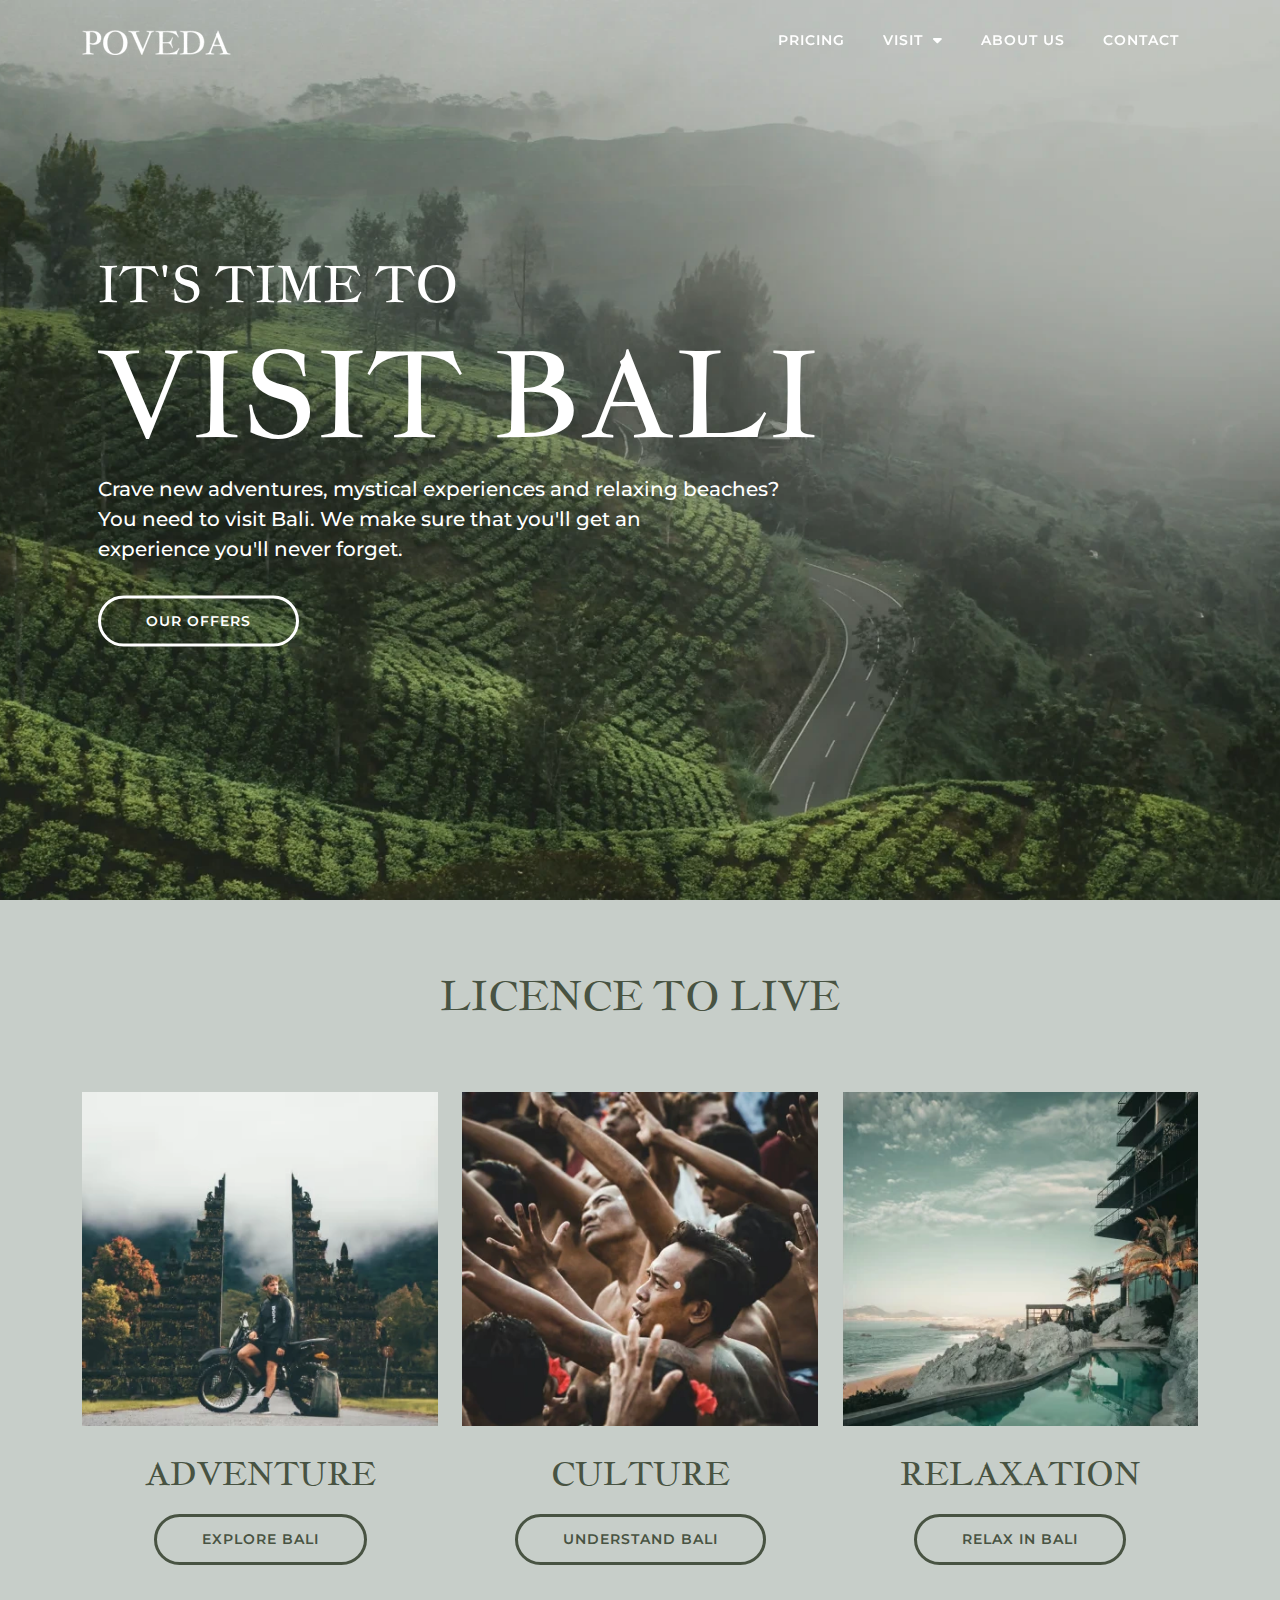
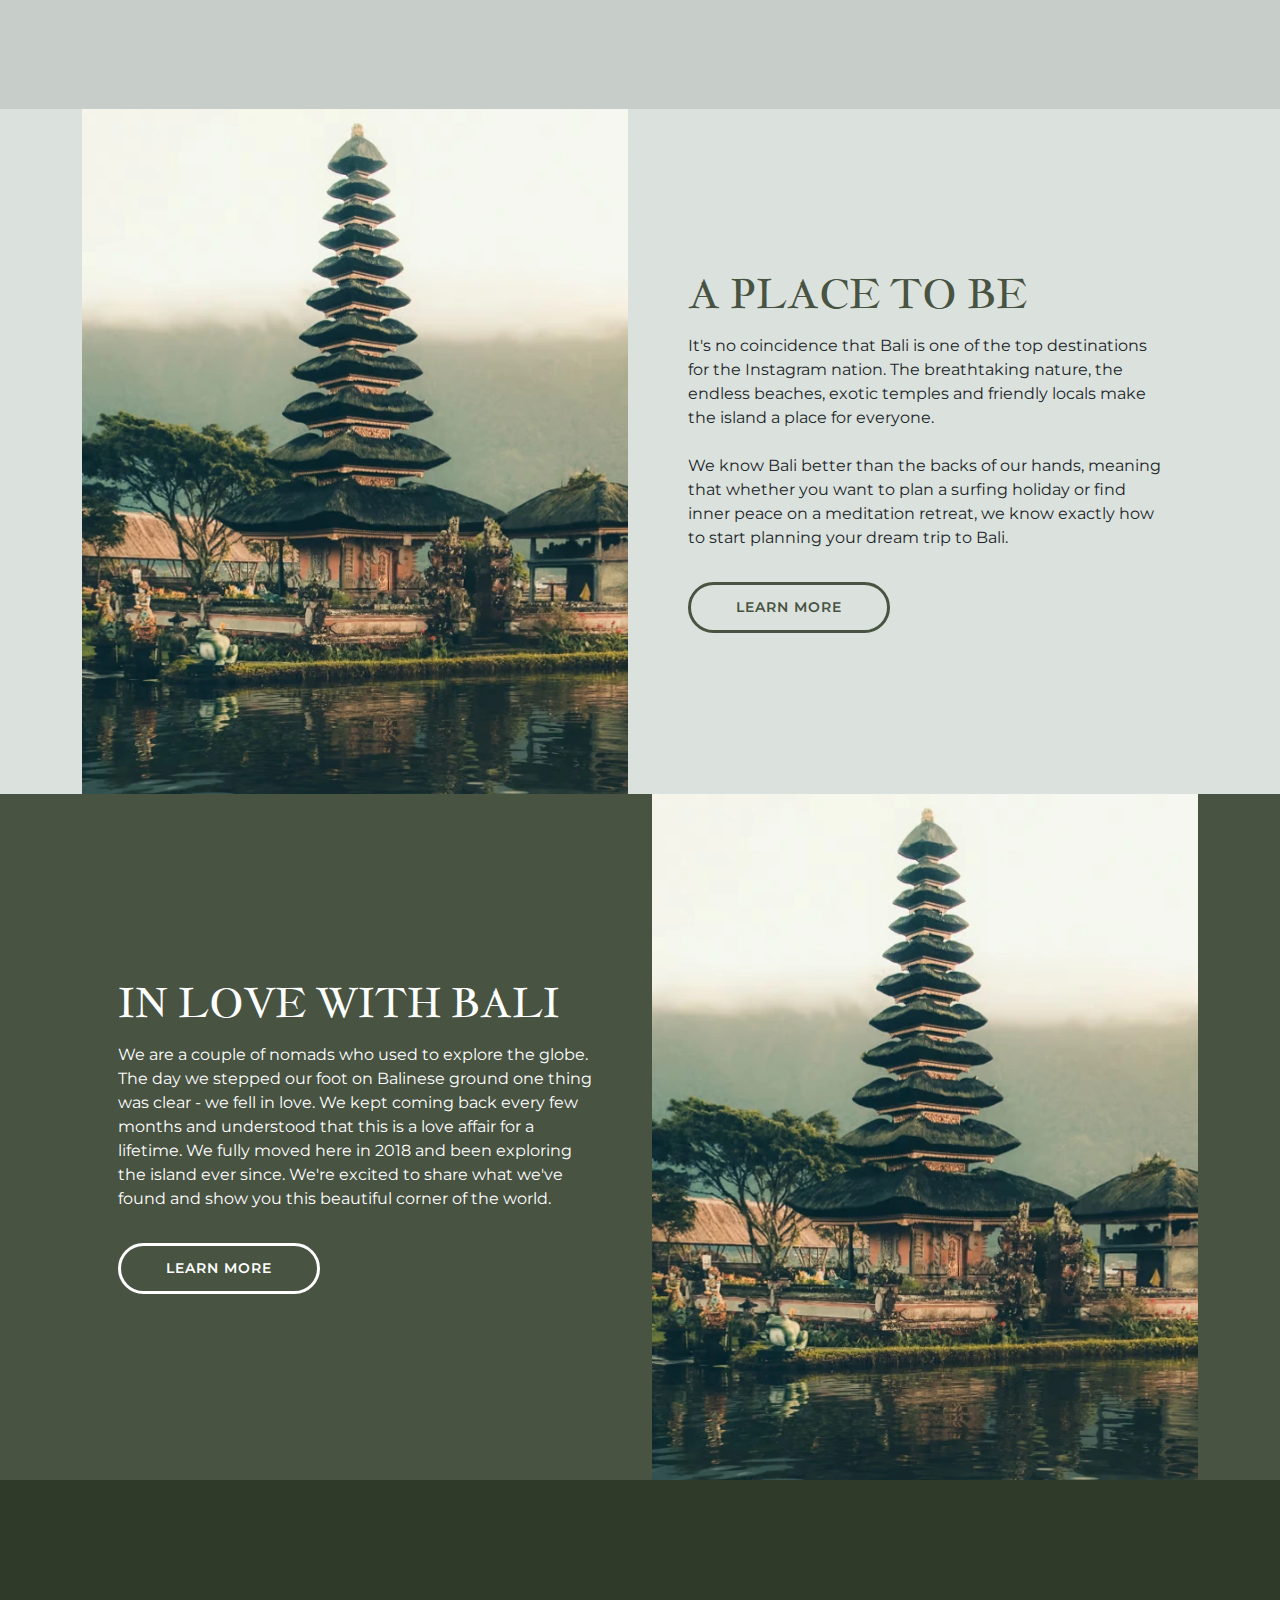
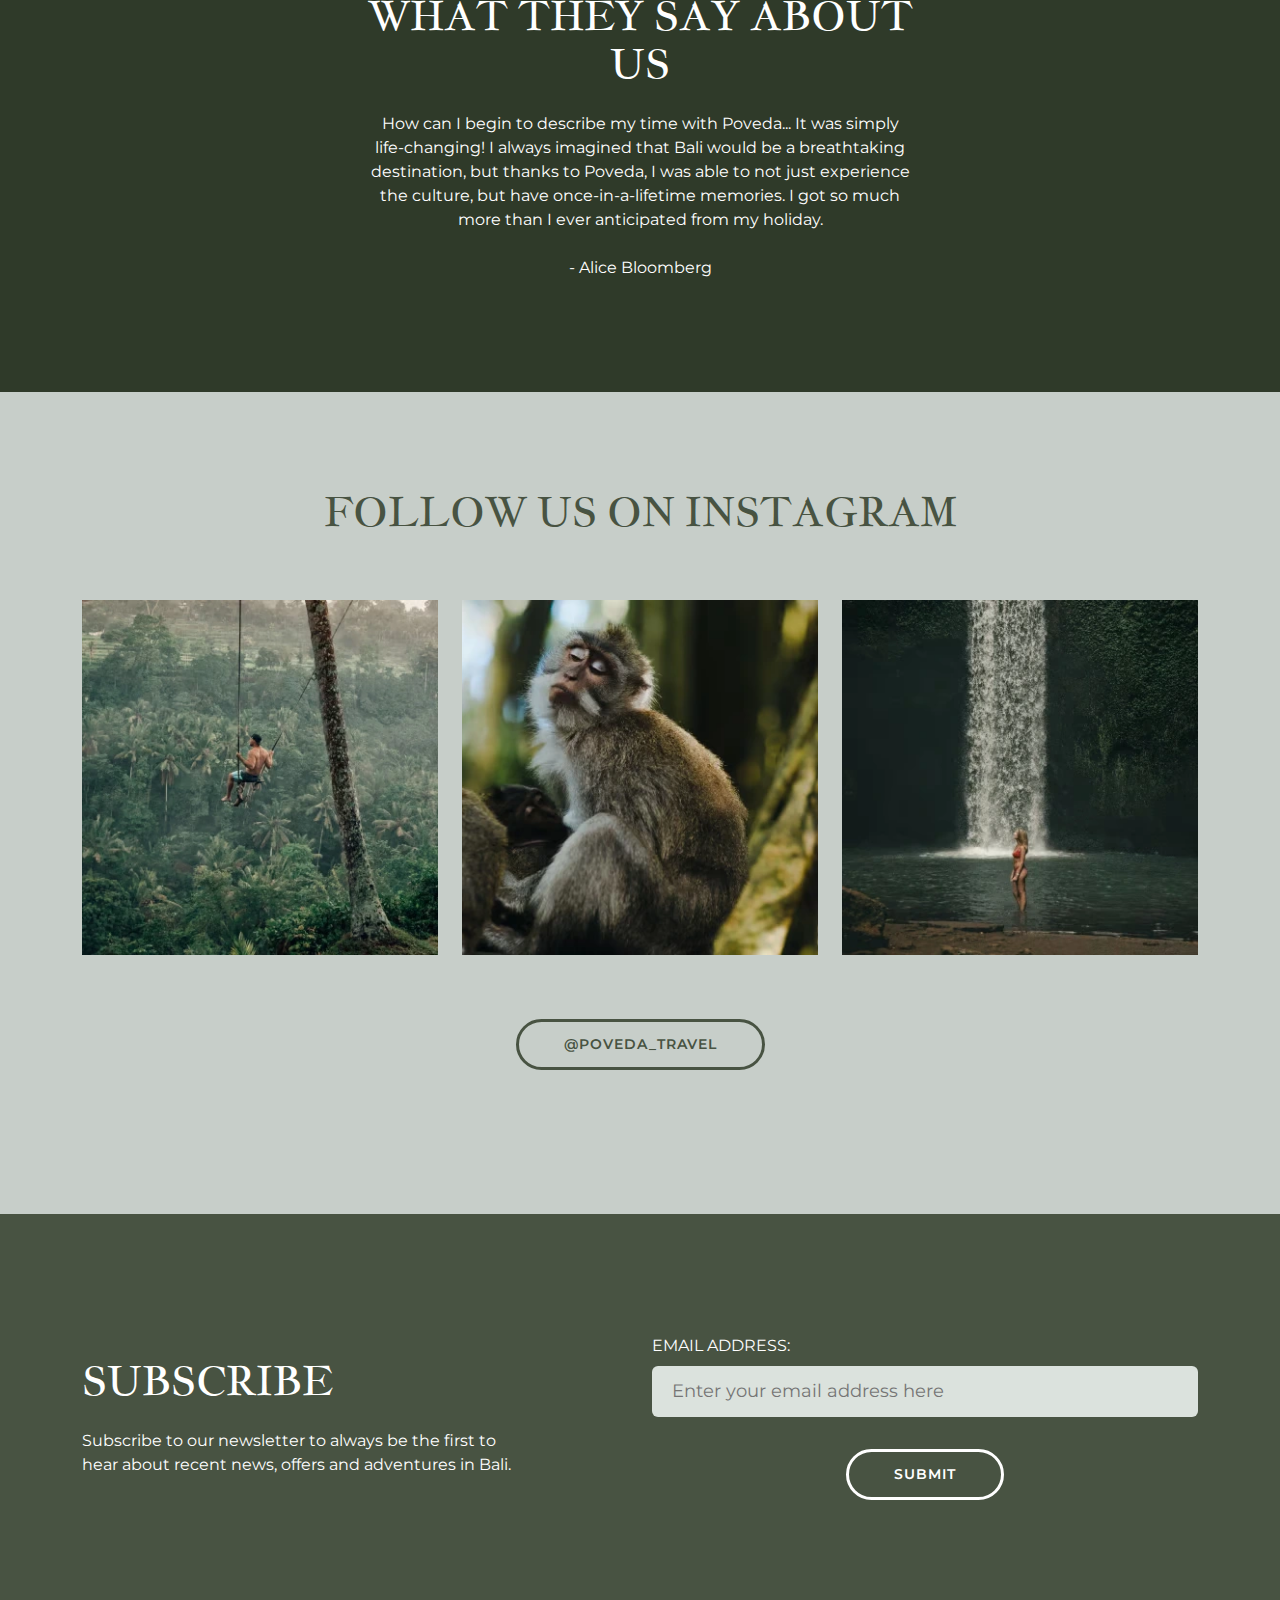
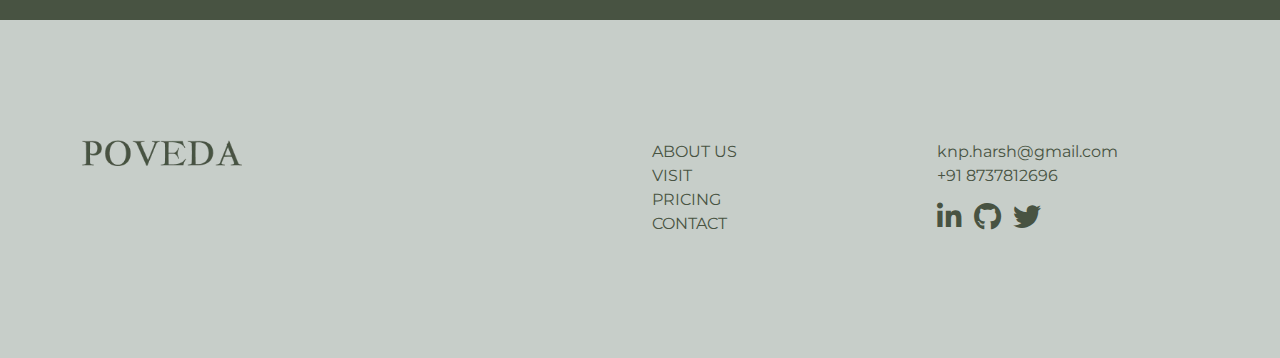
<file: index.html>
<!doctype html>
<html lang="en">

<head>
    <meta charset="utf-8">
    <meta name="viewport" content="width=device-width, initial-scale=1">
    <link href="https://cdn.jsdelivr.net/npm/bootstrap@5.0.2/dist/css/bootstrap.min.css" rel="stylesheet">
    <link rel="preconnect" href="https://fonts.googleapis.com">
    <link rel="preconnect" href="https://fonts.gstatic.com" crossorigin>
    <link
        href="https://fonts.googleapis.com/css2?family=Jacques+Francois&family=Montserrat:wght@100;200;300;400;500;600;700;800;900&display=swap"
        rel="stylesheet">
    <link rel="stylesheet" href="https://cdnjs.cloudflare.com/ajax/libs/font-awesome/6.4.0/css/all.min.css" />
    <link rel="stylesheet" href="style.css">
    <link rel="stylesheet" href="responsive.css">
    <title>Poveda | Home</title>
</head>

<body>

    <!-- Navigation bar starts here ---------------- -->
    <nav class="navbar navbar-expand-lg py-3 fixed-top" id="navBar" style="transition: 0.7s;">
        <div class="container">
            <a class="navbar-brand" href="index.html"><img src="images/logo.webp" alt="logo"></a>
            <button class="navbar-toggler" type="button" data-bs-toggle="collapse" data-bs-target="#navbarNav"
                aria-controls="navbarNav" aria-expanded="false" aria-label="Toggle navigation">
                <i class="fa-solid fa-bars color-white"></i>
            </button>
            <div class="collapse navbar-collapse justify-content-end" id="navbarNav">
                <ul class="navbar-nav">
                    <li class="nav-item">
                        <a class="navLinks" aria-current="page" href="pricing.html">PRICING</a>
                    </li>
                    <li class="nav-item position-relative dropdownItem">
                        <a class="navLinks" href="visit.html">VISIT &nbsp;<i class="fa-solid fa-caret-down"></i></a>
                        <div class="dropdownBox">
                            <ul class="list-unstyled m-0 p-3">
                                <li><a href="adventure.html" class="navLinks-dropdown mb-3 p-0">ADVENTURE</a></li>
                                <li><a href="culture.html" class="navLinks-dropdown mb-3 p-0">CULTURE</a></li>
                                <li><a href="relax.html" class="navLinks-dropdown p-0">RELAX</a></li>
                            </ul>
                        </div>
                    </li>
                    <li class="nav-item">
                        <a class="navLinks" href="about.html">ABOUT US</a>
                    </li>
                    <li class="nav-item">
                        <a class="navLinks" href="contact.html">CONTACT</a>
                    </li>
                </ul>
            </div>
        </div>
    </nav>
    <!-- Navigation bar ends here ---------------- -->

    <!-- Main home banner image starts here -------------- -->
    <div class="mainBox">
        <div class="container">
            <div class="visitBali p-3">
                <h2 class="color-white heading-font">IT'S TIME TO</h2>
                <h1 class="color-white heading-font">VISIT BALI</h1>
                <p class="color-white">Crave new adventures, mystical experiences and relaxing beaches?<br> You
                    need to
                    visit
                    Bali. We make
                    sure that
                    you'll get an<br> experience you'll never forget.</p>
                <a href="pricing.html" class="heroBtn mt-3">OUR OFFERS</a>
            </div>
        </div>
    </div>
    <!-- Main home banner image ends here -------------- -->

    <!-- Licence to live section starts here ------------ -->
    <div class="container-fluid py-5 mybg-background">
        <div class="container py-4">
            <h3 class="text-center fs-1 color-primary heading-font">LICENCE TO LIVE</h3>
            <div class="row my-5">
                <div class="col-lg-4 col-md-6 my-4 text-center">
                    <img src="images/img2.webp" alt="bikeman" width="100%">
                    <p class="fs-2 text-center color-primary mb-3 mt-4 heading-font">ADVENTURE</p>
                    <a href="adventure.html" class="secondaryBtn">EXPLORE BALI</a>
                </div>
                <div class="col-lg-4 col-md-6 my-4 text-center">
                    <img src="images/img3.webp" alt="bikeman" width="100%">
                    <p class="fs-2 text-center color-primary mb-3 mt-4 heading-font">CULTURE</p>
                    <a href="culture.html" class="secondaryBtn">UNDERSTAND BALI</a>
                </div>
                <div class="col-lg-4 col-md-6 my-4 text-center">
                    <img src="images/img4.webp" alt="bikeman" width="100%">
                    <p class="fs-2 text-center color-primary mb-3 mt-4 heading-font">RELAXATION</p>
                    <a href="relax.html" class="secondaryBtn">RELAX IN BALI</a>
                </div>
            </div>
        </div>
    </div>
    <!-- Licence to live section starts here ------------ -->

    <!-- left aligned image section starts here ------------- -->
    <div class="container-fluid mybg-light-background">
        <div class="container">
            <div class="row justify-content-center align-items-center">
                <div class="col-md-6">
                    <img src="images/img5.webp" alt="..." width="100%">
                </div>
                <div class="col-md-6 p-5">
                    <h3 class="fs-1 color-primary heading-font">A PLACE TO BE</h3>
                    <p class="mt-3">It's no coincidence that Bali is one of the top destinations for the Instagram
                        nation. The breathtaking nature, the endless beaches, exotic temples and friendly locals
                        make the island a place for everyone. </p>
                    <p class="mt-4">We know Bali better than the backs of our hands, meaning that whether you want
                        to plan a surfing holiday or find inner peace on a meditation retreat, we know exactly
                        how to start planning your dream trip to Bali.</p>
                    <a href="visit.html" class="secondaryBtn mt-3">LEARN MORE</a>
                </div>
            </div>
        </div>
    </div>
    <!-- left aligned image section ends here ------------- -->

    <!-- right aligned image section starts here ------------- -->
    <div class="container-fluid mybg-primary">
        <div class="container">
            <div class="row justify-content-center align-items-center">
                <div class="col-md-6 p-5">
                    <h3 class="fs-1 color-white heading-font">
                        IN LOVE WITH BALI</h3>
                    <p class="mt-3 color-white">We are a couple of nomads who used to explore the globe. The day we
                        stepped our foot on Balinese ground one thing was clear - we fell in love. We kept coming
                        back every few months and understood that this is a love affair for a lifetime. We fully
                        moved here in 2018 and been exploring the island ever since. We're excited to share what
                        we've found and show you this beautiful corner of the world.</p>
                    <a href="about.html" class="heroBtn mt-3">LEARN MORE</a>
                </div>
                <div class="col-md-6">
                    <img src="images/img5.webp" alt="..." width="100%">
                </div>
            </div>
        </div>
    </div>
    <!-- right aligned image section ends here ------------- -->

    <!-- What they say about us section starts here --------- -->
    <div class="container-fluid mybg-secondary py-5">
        <div class="container py-5">
            <div class="row justify-content-center align-items-center py-3">
                <div class="col-lg-6 text-center">
                    <h3 class="fs-1 color-white heading-font">WHAT THEY SAY ABOUT US</h3>
                    <p class="mb-0 mt-4 color-white">How can I begin to describe my time with Poveda... It was simply
                        life-changing! I always imagined that Bali would be a breathtaking destination, but thanks to
                        Poveda, I was able to not just experience the culture, but have once-in-a-lifetime memories. I
                        got so much more than I ever anticipated from my holiday.</p>
                    <p class="mt-4 color-white mb-0">- Alice Bloomberg</p>
                </div>
            </div>
        </div>
    </div>
    <!-- What they say about us section ends here --------- -->

    <!-- Follow us on instagram section starts here ----------- -->
    <div class="container-fluid mybg-background py-5">
        <div class="container text-center py-5">
            <h3 class="fs-1 color-primary heading-font">FOLLOW US ON INSTAGRAM</h3>
            <div class="row my-5">
                <div class="col-lg-4 col-md-6 my-3">
                    <img src="images/img7.webp" alt="..." width="100%">
                </div>
                <div class="col-lg-4 col-md-6 my-3">
                    <img src="images/img8.webp" alt="..." width="100%">
                </div>
                <div class="col-lg-4 col-md-6 my-3">
                    <img src="images/img9.webp" alt="..." width="100%">
                </div>
                <div class="'col-12 mt-5">
                    <a href="#" class="secondaryBtn">@POVEDA_TRAVEL</a>
                </div>
            </div>
        </div>
    </div>
    <!-- Follow us on instagram section ends here ----------- -->

    <!-- Subscribe section starts here -->
    <div class="container-fluid mybg-primary py-5">
        <div class="container py-5">
            <div class="row justify-content-center align-items-center">
                <div class="col-lg-6 my-4">
                    <h3 class="fs-1 color-white heading-font">SUBSCRIBE</h3>
                    <p class="mb-0 mt-4 color-white">Subscribe to our newsletter to always be the first to <br> hear
                        about
                        recent news,
                        offers
                        and
                        adventures in Bali.</p>
                </div>
                <div class="col-lg-6 my-4">
                    <form onsubmit="return mailValidate()">
                        <label for="mailInp" class="fs-6 color-white">EMAIL ADDRESS:</label>
                        <input type="text" class="mailInp mt-2" id="mailInp"
                            placeholder="Enter your email address here">
                        <div class="err mt-2" id="mailErr"></div>
                        <div class="text-center">
                            <button class="heroBtn mt-4" type="submit">SUBMIT</button>
                        </div>
                    </form>
                </div>
            </div>
        </div>
    </div>
    <!-- Subscribe section ends here -->

    <!-- Footer starts here ---------- -->
    <div class="container-fluid mybg-background py-5">
        <div class="container py-5">
            <div class="row justify-content-center">
                <div class="col-lg-6 my-4">
                    <img src="images/footer-logo.webp" alt="..." width="160px">
                </div>
                <div class="col-lg-3 my-4">
                    <ul class="m-0 p-0 list-unstyled">
                        <li><a href="about.html" class="color-primary">ABOUT US</a></li>
                        <li><a href="visit.html" class="color-primary">VISIT</a></li>
                        <li><a href="pricing.html" class="color-primary">PRICING</a></li>
                        <li><a href="contact.html" class="color-primary">CONTACT</a></li>
                    </ul>
                </div>
                <div class="col-lg-3 my-4">
                    <ul class="m-0 p-0 list-unstyled">
                        <li><a href="mailto:knp.harsh@gmail.com" class="color-primary">knp.harsh@gmail.com</a></li>
                        <li><a href="tel:+91 8737812696" class="color-primary">+91 8737812696</a></li>
                        <li class="mt-2">
                            <a href="#" class="color-primary fs-3 d-inline-block me-2"><i
                                    class="fa-brands fa-linkedin-in"></i></a>
                            <a href="#" class="color-primary fs-3 d-inline-block me-2"><i
                                    class="fa-brands fa-github"></i></a>
                            <a href="#" class="color-primary fs-3 d-inline-block me-2"><i
                                    class="fa-brands fa-twitter"></i></a>
                        </li>
                    </ul>
                </div>
            </div>
        </div>
    </div>
    <!-- Footer ends here ---------- -->

    <script src="https://code.jquery.com/jquery-3.7.0.js"></script>
    <script src="https://cdn.jsdelivr.net/npm/bootstrap@5.0.2/dist/js/bootstrap.bundle.min.js"></script>
    <script src="main.js"></script>
</body>

</html>
</file>
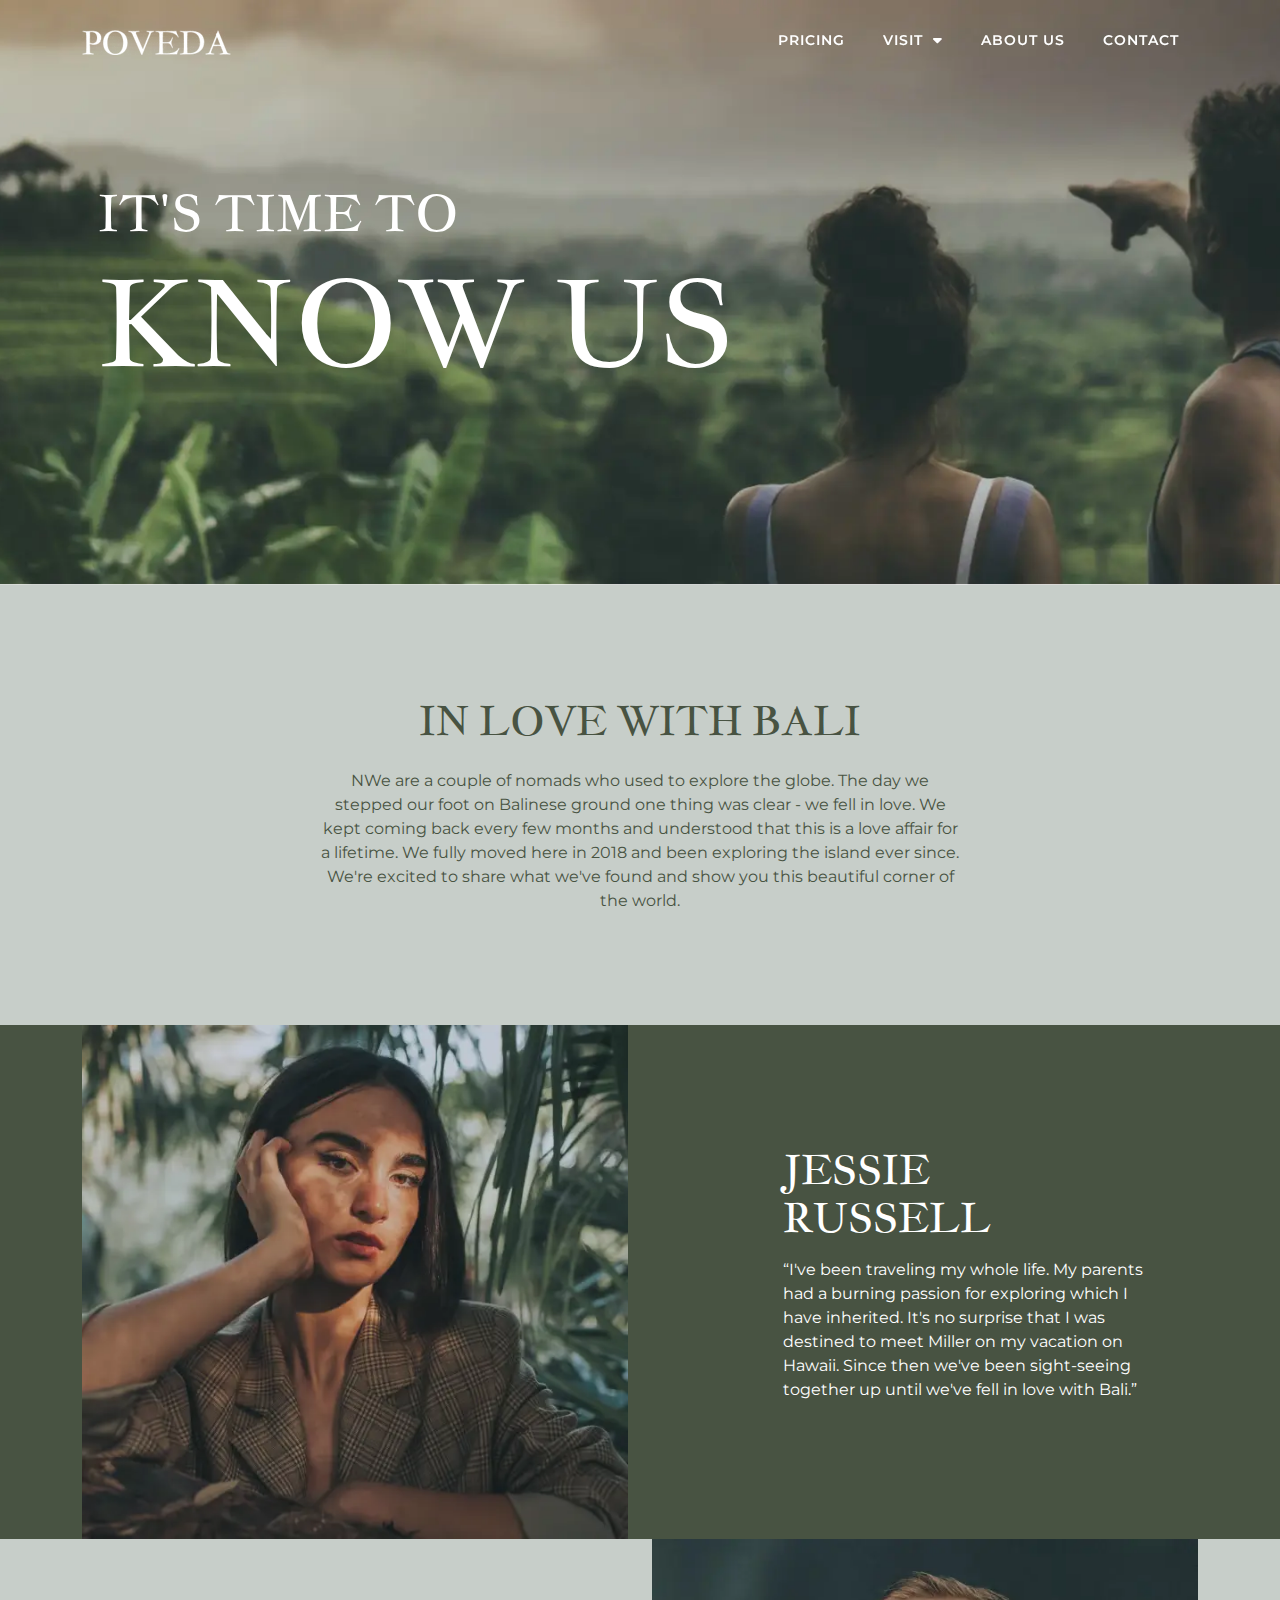
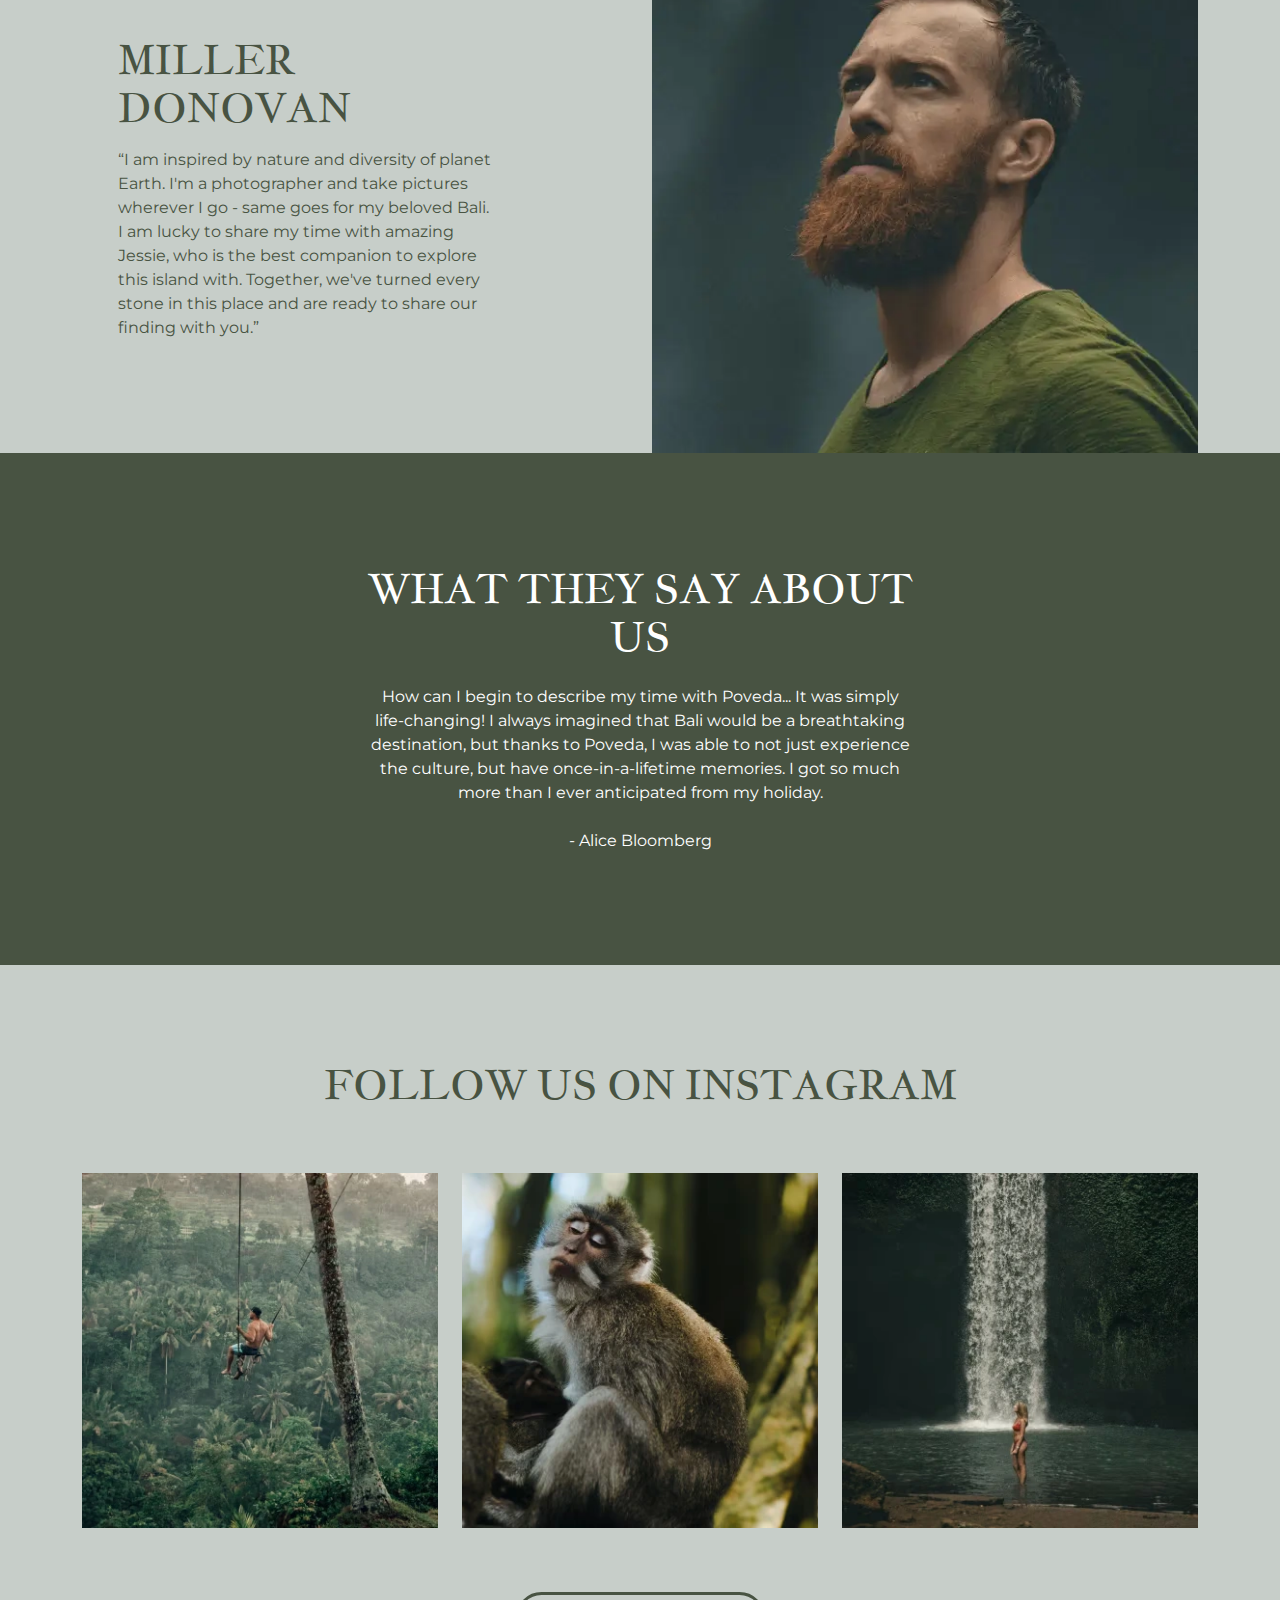
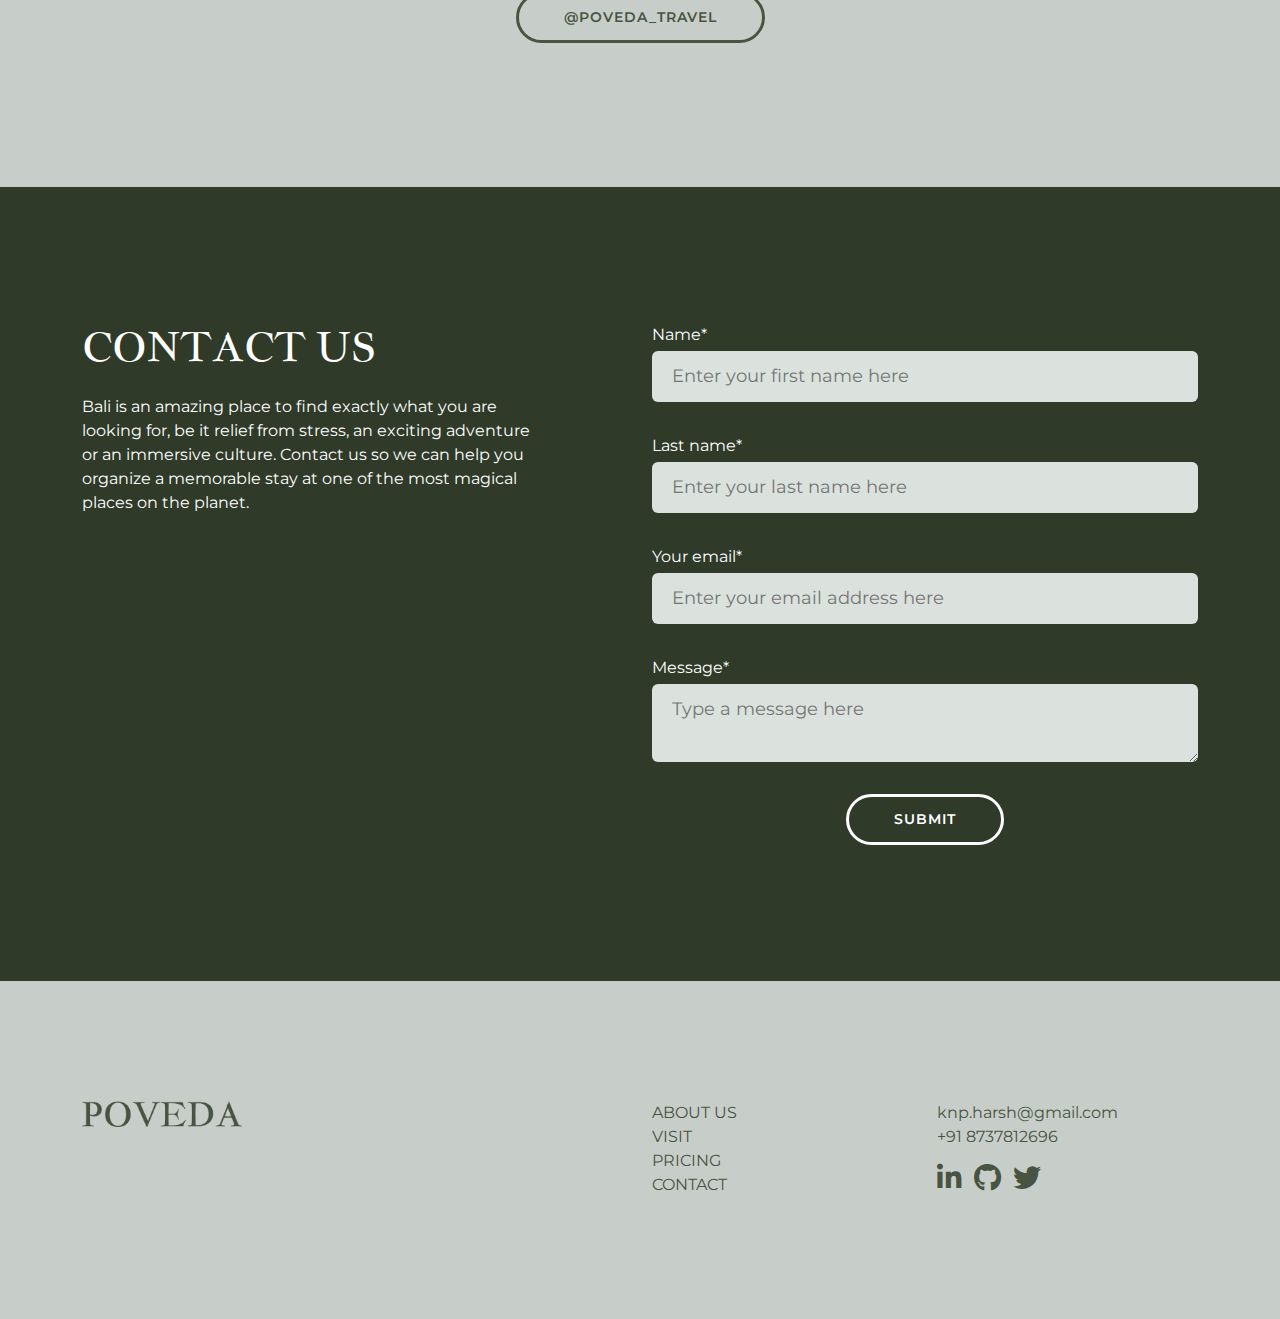
<file: about.html>
<!doctype html>
<html lang="en">

<head>
    <meta charset="utf-8">
    <meta name="viewport" content="width=device-width, initial-scale=1">
    <link href="https://cdn.jsdelivr.net/npm/bootstrap@5.0.2/dist/css/bootstrap.min.css" rel="stylesheet">
    <link rel="preconnect" href="https://fonts.googleapis.com">
    <link rel="preconnect" href="https://fonts.gstatic.com" crossorigin>
    <link
        href="https://fonts.googleapis.com/css2?family=Jacques+Francois&family=Montserrat:wght@100;200;300;400;500;600;700;800;900&display=swap"
        rel="stylesheet">
    <link rel="stylesheet" href="https://cdnjs.cloudflare.com/ajax/libs/font-awesome/6.4.0/css/all.min.css" />
    <link rel="stylesheet" href="style.css">
    <link rel="stylesheet" href="responsive.css">
    <title>Poveda | About Us</title>
</head>

<body>
    <!-- Navigation section starts here --------------- -->
    <nav class="navbar navbar-expand-lg py-3 fixed-top" id="navBar" style="transition: 0.7s;">
        <div class="container">
            <a class="navbar-brand" href="index.html"><img src="images/logo.webp" alt="logo"></a>
            <button class="navbar-toggler" type="button" data-bs-toggle="collapse" data-bs-target="#navbarNav"
                aria-controls="navbarNav" aria-expanded="false" aria-label="Toggle navigation">
                <i class="fa-solid fa-bars color-white"></i>
            </button>
            <div class="collapse navbar-collapse justify-content-end" id="navbarNav">
                <ul class="navbar-nav">
                    <li class="nav-item">
                        <a class="navLinks" aria-current="page" href="pricing.html">PRICING</a>
                    </li>
                    <li class="nav-item position-relative dropdownItem">
                        <a class="navLinks" href="visit.html">VISIT &nbsp;<i class="fa-solid fa-caret-down"></i></a>
                        <div class="dropdownBox">
                            <ul class="list-unstyled m-0 p-3">
                                <li><a href="adventure.html" class="navLinks-dropdown mb-3 p-0">ADVENTURE</a></li>
                                <li><a href="culture.html" class="navLinks-dropdown mb-3 p-0">CULTURE</a></li>
                                <li><a href="relax.html" class="navLinks-dropdown p-0">RELAX</a></li>
                            </ul>
                        </div>
                    </li>
                    <li class="nav-item">
                        <a class="navLinks" href="about.html">ABOUT US</a>
                    </li>
                    <li class="nav-item">
                        <a class="navLinks" href="contact.html">CONTACT</a>
                    </li>
                </ul>
            </div>
        </div>
    </nav>
    <!-- Navigation section ends here --------------- -->

    <!-- About section main banner image starts here ---------->
    <div class="aboutBali">
        <div class="container">
            <div class="visitBali p-3">
                <h2 class="color-white heading-font">IT'S TIME TO</h2>
                <h1 class="color-white heading-font">KNOW US</h1>
            </div>
        </div>
    </div>
    <!-- About section main banner image ends here ---------->

    <!-- IN LOVE WITH BALI section starts here ---------- -->
    <div class="container-fluid mybg-background py-5">
        <div class="container py-5">
            <div class="row justify-content-center align-items-center py-3">
                <div class="col-lg-7 text-center">
                    <h3 class="fs-1 color-primary heading-font">IN LOVE WITH BALI</h3>
                    <p class="mb-0 mt-4 color-primary">NWe are a couple of nomads who used to explore the globe. The day
                        we stepped our foot on Balinese ground one thing was clear - we fell in love. We kept coming
                        back every few months and understood that this is a love affair for a lifetime. We fully moved
                        here in 2018 and been exploring the island ever since. We're excited to share what we've found
                        and show you this beautiful corner of the world.</p>
                </div>
            </div>
        </div>
    </div>
    <!-- IN LOVE WITH BALI section ends here ---------- -->

    <!-- left aligned image section starts here ------------- -->
    <div class="container-fluid mybg-primary">
        <div class="container">
            <div class="row justify-content-between align-items-center">
                <div class="col-md-6">
                    <img src="images/img18.webp" alt="..." width="100%">
                </div>
                <div class="col-md-5 p-5">
                    <h3 class="fs-1 color-white heading-font">JESSIE <br> RUSSELL</h3>
                    <p class="mt-3 color-white">“I've been traveling my whole life. My parents had a burning passion for
                        exploring
                        which I have inherited. It's no surprise that I was destined to meet Miller on my vacation on
                        Hawaii. Since then we've been sight-seeing together up until we've fell in love with Bali.”</p>
                </div>
            </div>
        </div>
    </div>
    <!-- left aligned image section ends here ------------- -->

    <!-- right aligned image section starts here ------------- -->
    <div class="container-fluid mybg-background">
        <div class="container">
            <div class="row justify-content-between align-items-center">
                <div class="col-md-5 p-5">
                    <h3 class="fs-1 color-primary heading-font">
                        MILLER <br>DONOVAN</h3>
                    <p class="mt-3 color-primary">“I am inspired by nature and diversity of planet Earth. I'm a
                        photographer and take pictures wherever I go - same goes for my beloved Bali. I am lucky to
                        share my time with amazing Jessie, who is the best companion to explore this island with.
                        Together, we've turned every stone in this place and are ready to share our finding with you.”
                    </p>
                </div>
                <div class="col-md-6">
                    <img src="images/img20.webp" alt="..." width="100%">
                </div>
            </div>
        </div>
    </div>
    <!-- right aligned image section ends here ------------- -->

    <!-- what they say about us section starts here ----------- -->
    <div class="container-fluid mybg-primary py-5">
        <div class="container py-5">
            <div class="row justify-content-center align-items-center py-3">
                <div class="col-lg-6 text-center">
                    <h3 class="fs-1 color-white heading-font">WHAT THEY SAY ABOUT US</h3>
                    <p class="mb-0 mt-4 color-white">How can I begin to describe my time with Poveda... It was simply
                        life-changing! I always imagined that Bali would be a breathtaking destination, but thanks to
                        Poveda, I was able to not just experience the culture, but have once-in-a-lifetime memories. I
                        got so much more than I ever anticipated from my holiday.</p>
                    <p class="mt-4 color-white mb-0">- Alice Bloomberg</p>
                </div>
            </div>
        </div>
    </div>
    <!-- what they say about us section ends here ----------- -->

    <!-- Follow us on instagram section starts here ----------- -->
    <div class="container-fluid mybg-background py-5">
        <div class="container text-center py-5">
            <h3 class="fs-1 color-primary heading-font">FOLLOW US ON INSTAGRAM</h3>
            <div class="row my-5">
                <div class="col-lg-4 col-md-6 my-3">
                    <img src="images/img7.webp" alt="..." width="100%">
                </div>
                <div class="col-lg-4 col-md-6 my-3">
                    <img src="images/img8.webp" alt="..." width="100%">
                </div>
                <div class="col-lg-4 col-md-6 my-3">
                    <img src="images/img9.webp" alt="..." width="100%">
                </div>
                <div class="'col-12 mt-5">
                    <a href="#" class="secondaryBtn">@POVEDA_TRAVEL</a>
                </div>
            </div>
        </div>
    </div>
    <!-- Follow us on instagram section ends here ----------- -->

    <!-- Contact us section starts here --------------- -->
    <div class="container-fluid mybg-secondary py-5">
        <div class="container py-5">
            <div class="row justify-content-between py-3">
                <div class="col-lg-5 my-4">
                    <h3 class="fs-1 color-white heading-font">
                        CONTACT US</h3>
                    <p class="mb-0 mt-4 color-white">Bali is an amazing place to find exactly what you are looking for,
                        be it relief from stress, an exciting adventure or an immersive culture. Contact us so we can
                        help you organize a memorable stay at one of the most magical places on the planet.
                    </p>
                </div>
                <div class="col-lg-6 my-4">
                    <form onsubmit="return formValidate()">
                        <label for="firstName" class="fs-6 color-white">Name*</label>
                        <input type="text" class="mailInp mt-1" id="firstName" placeholder="Enter your first name here">
                        <div id="fErr" class="err mt-2"></div>

                        <label for="lastName" class="fs-6 color-white mt-4">Last name*</label>
                        <input type="text" class="mailInp mt-1" id="lastName" placeholder="Enter your last name here">
                        <div id="lErr" class="err mt-2"></div>

                        <label for="mailInp" class="fs-6 color-white mt-4">Your email*</label>
                        <input type="text" class="mailInp mt-1" id="mailInp"
                            placeholder="Enter your email address here">
                        <div id="mailErr" class="err mt-2"></div>

                        <label for="message" class="fs-6 color-white mt-4">Message*</label>
                        <textarea class="mailInp mt-1" id="message" name="message"
                            placeholder="Type a message here"></textarea>
                        <div id="mErr" class="err mt-2"></div>

                        <div class="text-center">
                            <button class="heroBtn mt-4" type="submit">SUBMIT</button>
                        </div>
                    </form>
                </div>
            </div>
        </div>
    </div>
    <!-- Contact us section ends here --------------- -->

    <!-- Footer Starts Here ------------------- -->
    <div class="container-fluid mybg-background py-5">
        <div class="container py-5">
            <div class="row justify-content-center">
                <div class="col-lg-6 my-4">
                    <img src="images/footer-logo.webp" alt="..." width="160px">
                </div>
                <div class="col-lg-3 my-4">
                    <ul class="m-0 p-0 list-unstyled">
                        <li><a href="about.html" class="color-primary">ABOUT US</a></li>
                        <li><a href="visit.html" class="color-primary">VISIT</a></li>
                        <li><a href="pricing.html" class="color-primary">PRICING</a></li>
                        <li><a href="contact.html" class="color-primary">CONTACT</a></li>
                    </ul>
                </div>
                <div class="col-lg-3 my-4">
                    <ul class="m-0 p-0 list-unstyled">
                        <li><a href="mailto:knp.harsh@gmail.com" class="color-primary">knp.harsh@gmail.com</a></li>
                        <li><a href="tel:+91 8737812696" class="color-primary">+91 8737812696</a></li>
                        <li class="mt-2">
                            <a href="#" class="color-primary fs-3 d-inline-block me-2"><i
                                    class="fa-brands fa-linkedin-in"></i></a>
                            <a href="#" class="color-primary fs-3 d-inline-block me-2"><i
                                    class="fa-brands fa-github"></i></a>
                            <a href="#" class="color-primary fs-3 d-inline-block me-2"><i
                                    class="fa-brands fa-twitter"></i></a>
                        </li>
                    </ul>
                </div>
            </div>
        </div>
    </div>
    <!-- Footer Ends Here ------------------- -->

    <script src="https://code.jquery.com/jquery-3.7.0.js"></script>
    <script src="https://cdn.jsdelivr.net/npm/bootstrap@5.0.2/dist/js/bootstrap.bundle.min.js"></script>
    <script src="main.js"></script>
</body>

</html>
</file>
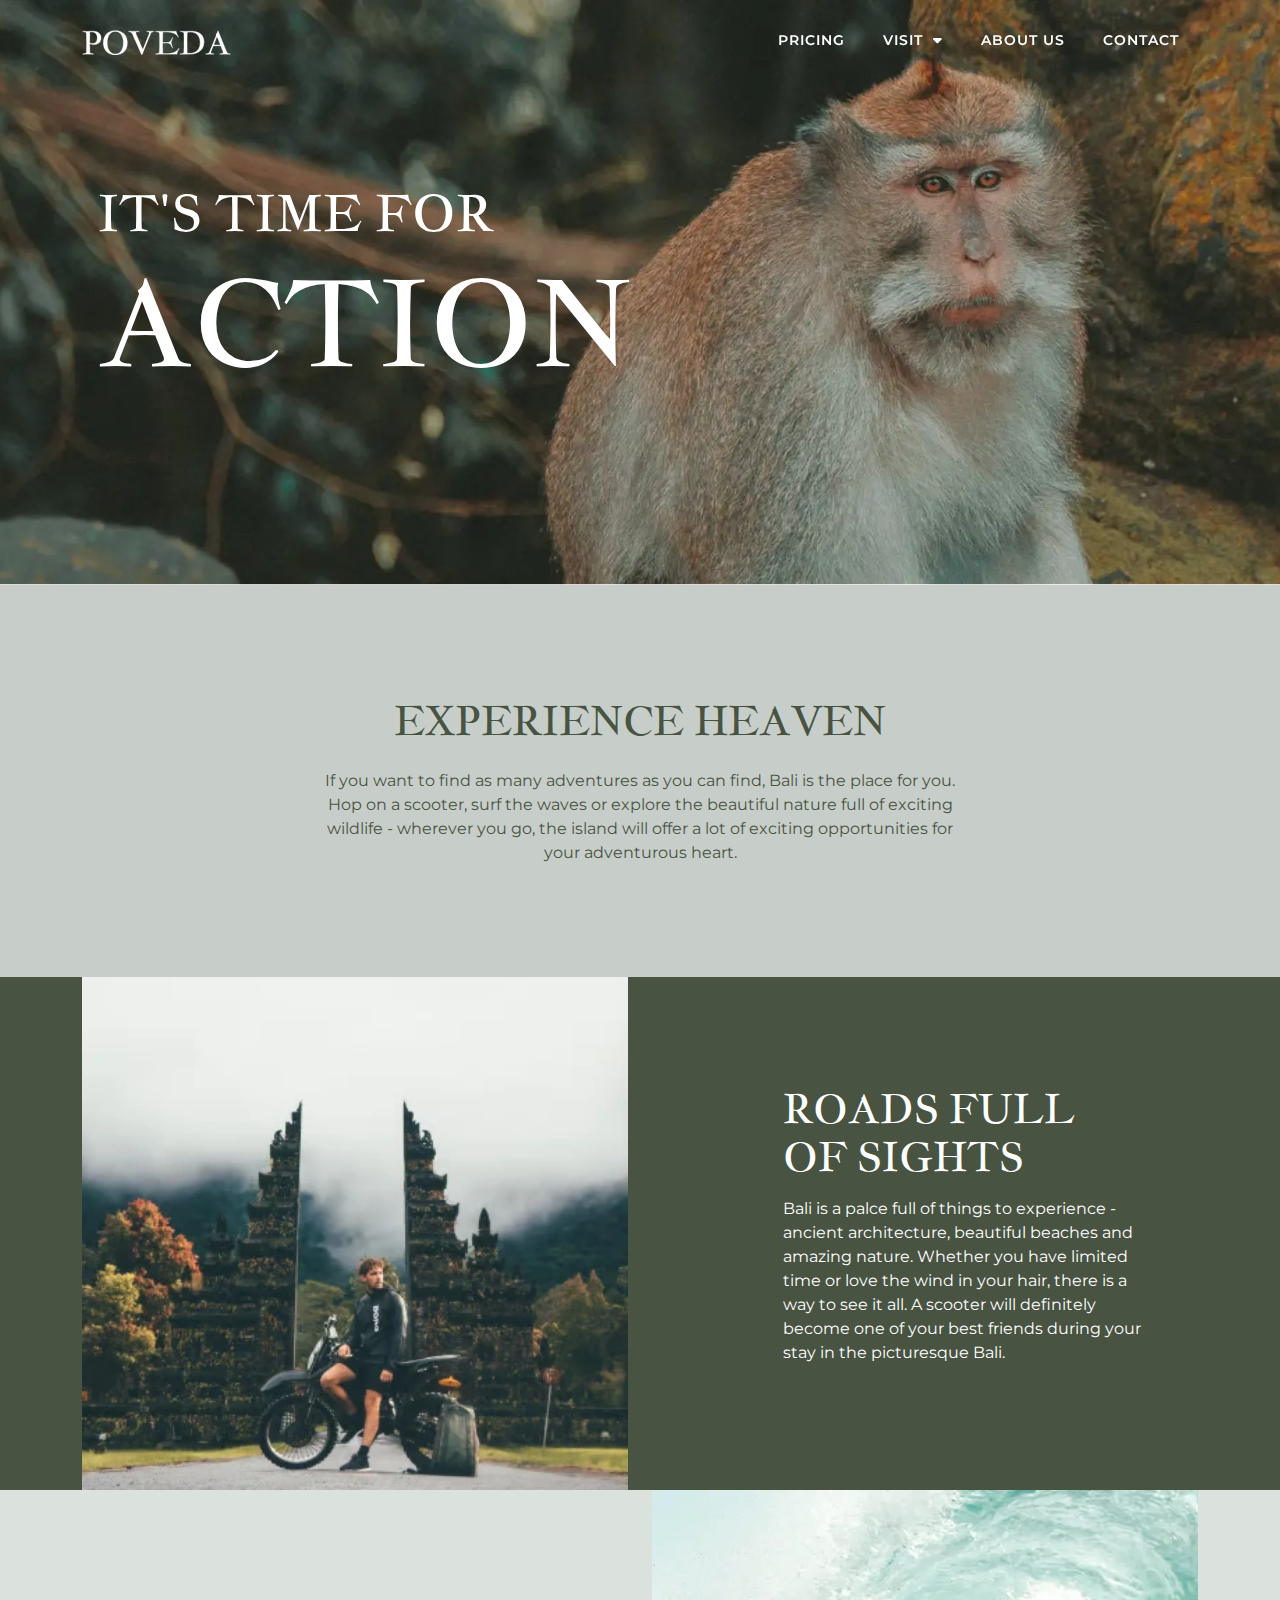
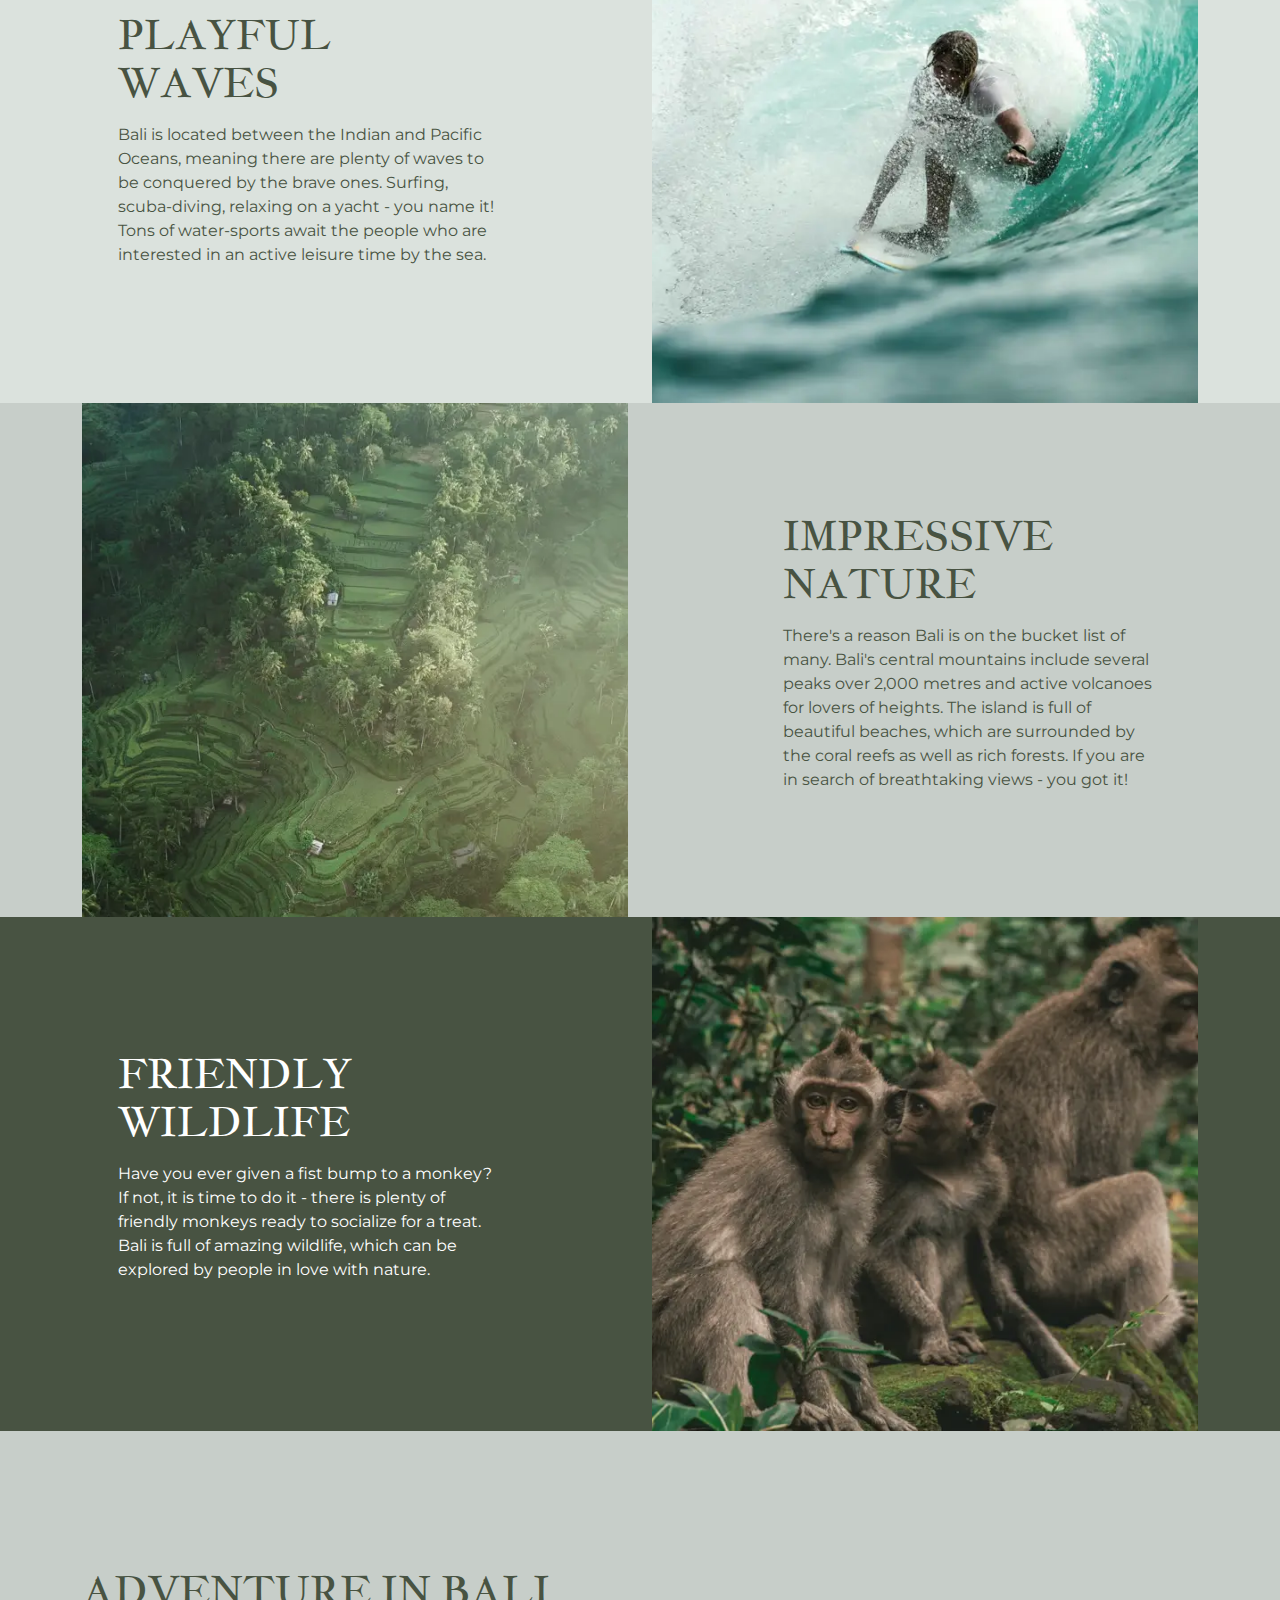
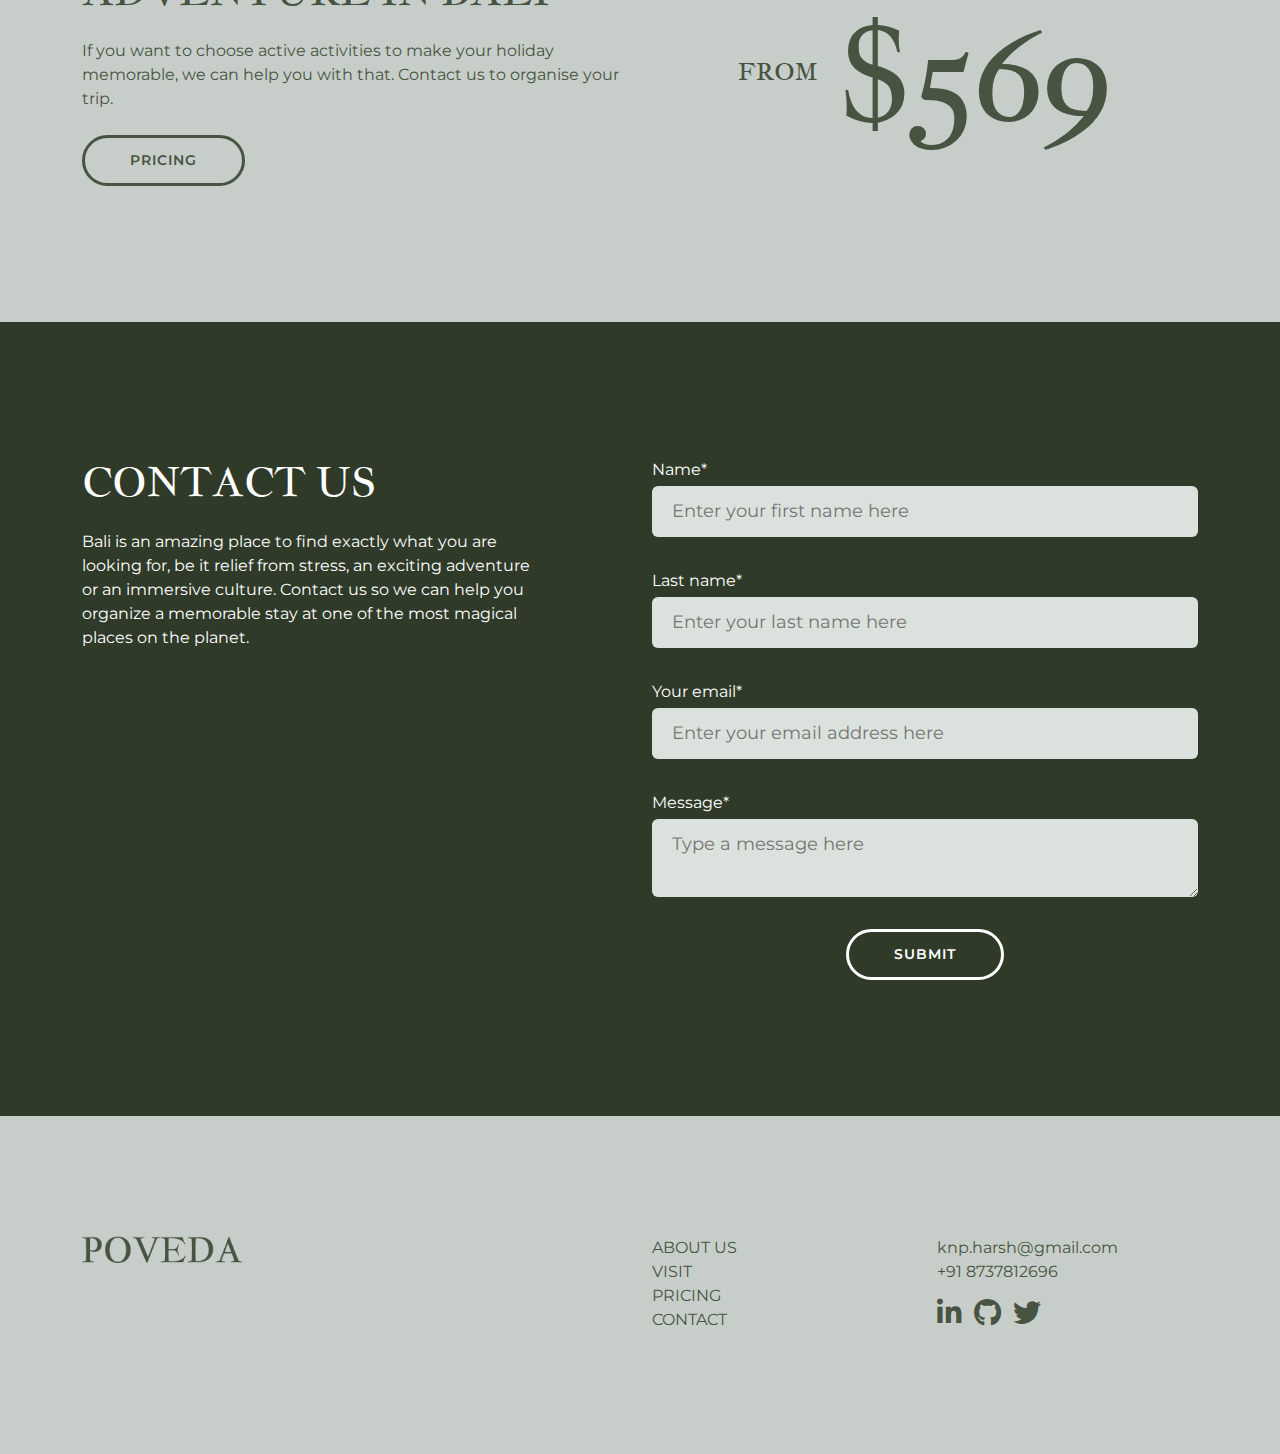
<file: adventure.html>
<!doctype html>
<html lang="en">

<head>
    <meta charset="utf-8">
    <meta name="viewport" content="width=device-width, initial-scale=1">
    <link href="https://cdn.jsdelivr.net/npm/bootstrap@5.0.2/dist/css/bootstrap.min.css" rel="stylesheet">
    <link rel="preconnect" href="https://fonts.googleapis.com">
    <link rel="preconnect" href="https://fonts.gstatic.com" crossorigin>
    <link
        href="https://fonts.googleapis.com/css2?family=Jacques+Francois&family=Montserrat:wght@100;200;300;400;500;600;700;800;900&display=swap"
        rel="stylesheet">
    <link rel="stylesheet" href="https://cdnjs.cloudflare.com/ajax/libs/font-awesome/6.4.0/css/all.min.css" />
    <link rel="stylesheet" href="style.css">
    <link rel="stylesheet" href="responsive.css">
    <title>Poveda | Adventure in Bali</title>
</head>

<body>
    <!-- Navigation section starts here --------------- -->
    <nav class="navbar navbar-expand-lg py-3 fixed-top" id="navBar" style="transition: 0.7s;">
        <div class="container">
            <a class="navbar-brand" href="index.html"><img src="images/logo.webp" alt="logo"></a>
            <button class="navbar-toggler" type="button" data-bs-toggle="collapse" data-bs-target="#navbarNav"
                aria-controls="navbarNav" aria-expanded="false" aria-label="Toggle navigation">
                <i class="fa-solid fa-bars color-white"></i>
            </button>
            <div class="collapse navbar-collapse justify-content-end" id="navbarNav">
                <ul class="navbar-nav">
                    <li class="nav-item">
                        <a class="navLinks" aria-current="page" href="pricing.html">PRICING</a>
                    </li>
                    <li class="nav-item position-relative dropdownItem">
                        <a class="navLinks" href="visit.html">VISIT &nbsp;<i class="fa-solid fa-caret-down"></i></a>
                        <div class="dropdownBox">
                            <ul class="list-unstyled m-0 p-3">
                                <li><a href="adventure.html" class="navLinks-dropdown mb-3 p-0">ADVENTURE</a></li>
                                <li><a href="culture.html" class="navLinks-dropdown mb-3 p-0">CULTURE</a></li>
                                <li><a href="relax.html" class="navLinks-dropdown p-0">RELAX</a></li>
                            </ul>
                        </div>
                    </li>
                    <li class="nav-item">
                        <a class="navLinks" href="about.html">ABOUT US</a>
                    </li>
                    <li class="nav-item">
                        <a class="navLinks" href="contact.html">CONTACT</a>
                    </li>
                </ul>
            </div>
        </div>
    </nav>
    <!-- Navigation section ends here --------------- -->

    <!-- About section main banner image starts here ---------->
    <div class="adventureBali">
        <div class="container">
            <div class="visitBali p-3">
                <h2 class="color-white heading-font">
                    IT'S TIME FOR</h2>
                <h1 class="color-white heading-font">ACTION</h1>
            </div>
        </div>
    </div>
    <!-- About section main banner image ends here ---------->

    <!-- EXPERIENCE HEAVEN section starts here ---------- -->
    <div class="container-fluid mybg-background py-5">
        <div class="container py-5">
            <div class="row justify-content-center align-items-center py-3">
                <div class="col-lg-7 text-center">
                    <h3 class="fs-1 color-primary heading-font">EXPERIENCE HEAVEN</h3>
                    <p class="mb-0 mt-4 color-primary">If you want to find as many adventures as you can find, Bali is
                        the place for you. Hop on a scooter, surf the waves or explore the beautiful nature full of
                        exciting wildlife - wherever you go, the island will offer a lot of exciting opportunities for
                        your adventurous heart.</p>
                </div>
            </div>
        </div>
    </div>
    <!-- EXPERIENCE HEAVEN section ends here ---------- -->

    <!-- left aligned image section starts here ------------- -->
    <div class="container-fluid mybg-primary">
        <div class="container">
            <div class="row justify-content-between align-items-center">
                <div class="col-md-6">
                    <img src="images/img2.webp" alt="..." width="100%">
                </div>
                <div class="col-md-5 p-5">
                    <h3 class="fs-1 color-white heading-font">ROADS FULL <br>OF SIGHTS</h3>
                    <p class="mt-3 color-white">Bali is a palce full of things to experience - ancient architecture,
                        beautiful beaches and amazing nature. Whether you have limited time or love the wind in your
                        hair, there is a way to see it all. A scooter will definitely become one of your best friends
                        during your stay in the picturesque Bali.</p>
                </div>
            </div>
        </div>
    </div>
    <!-- left aligned image section ends here ------------- -->

    <!-- right aligned image section starts here ------------- -->
    <div class="container-fluid mybg-light-background">
        <div class="container">
            <div class="row justify-content-between align-items-center">
                <div class="col-md-5 p-5">
                    <h3 class="fs-1 color-primary heading-font">
                        PLAYFUL <br>WAVES</h3>
                    <p class="mt-3 color-primary">Bali is located between the Indian and Pacific Oceans, meaning there
                        are plenty of waves to be conquered by the brave ones. Surfing, scuba-diving, relaxing on a
                        yacht - you name it! Tons of water-sports await the people who are interested in an active
                        leisure time by the sea.
                    </p>
                </div>
                <div class="col-md-6">
                    <img src="images/img14.webp" alt="..." width="100%">
                </div>
            </div>
        </div>
    </div>
    <!-- right aligned image section ends here ------------- -->

    <!-- left aligned image section starts here ------------- -->
    <div class="container-fluid mybg-background">
        <div class="container">
            <div class="row justify-content-between align-items-center">
                <div class="col-md-6">
                    <img src="images/img15.webp" alt="..." width="100%">
                </div>
                <div class="col-md-5 p-5">
                    <h3 class="fs-1 color-primary heading-font">IMPRESSIVE <br>NATURE</h3>
                    <p class="mt-3 color-primary">There's a reason Bali is on the bucket list of many. Bali's central
                        mountains include several peaks over 2,000 metres and active volcanoes for lovers of heights.
                        The island is full of beautiful beaches, which are surrounded by the coral reefs as well as rich
                        forests. If you are in search of breathtaking views - you got it!</p>
                </div>
            </div>
        </div>
    </div>
    <!-- left aligned image section ends here ------------- -->

    <!-- right aligned image section starts here ------------- -->
    <div class="container-fluid mybg-primary">
        <div class="container">
            <div class="row justify-content-between align-items-center">
                <div class="col-md-5 p-5">
                    <h3 class="fs-1 color-white heading-font">
                        FRIENDLY <br>WILDLIFE</h3>
                    <p class="mt-3 color-white">Have you ever given a fist bump to a monkey? If not, it is time to do
                        it - there is plenty of friendly monkeys ready to socialize for a treat. Bali is full of amazing
                        wildlife, which can be explored by people in love with nature.
                    </p>
                </div>
                <div class="col-md-6">
                    <img src="images/img16.webp" alt="..." width="100%">
                </div>
            </div>
        </div>
    </div>
    <!-- right aligned image section ends here ------------- -->

    <!-- Pricing 2 Starts here ------------ -->
    <div class="container-fluid mybg-background py-5">
        <div class="container py-5">
            <div class="row justify-content-center align-items-center py-3">
                <div class="col-lg-6 my-4">
                    <h3 class="fs-1 color-primary heading-font">
                        ADVENTURE IN BALI</h3>
                    <p class="mb-0 mt-4 color-primary">If you want to choose active activities to make your holiday
                        memorable, we can help you with that. Contact us to organise your trip.
                    </p>
                    <a href="pricing.html" class="secondaryBtn mt-4">PRICING</a>
                </div>
                <div class="col-lg-6 text-center my-4">
                    <h4 class="color-primary heading-font d-flex justify-content-center align-items-center">FROM
                        &nbsp;&nbsp;&nbsp;<span class="price heading-font">$569</span></h4>
                </div>
            </div>
        </div>
    </div>

    <!-- Contact us section starts here --------------- -->
    <div class="container-fluid mybg-secondary py-5">
        <div class="container py-5">
            <div class="row justify-content-between py-3">
                <div class="col-lg-5 my-4">
                    <h3 class="fs-1 color-white heading-font">
                        CONTACT US</h3>
                    <p class="mb-0 mt-4 color-white">Bali is an amazing place to find exactly what you are looking for,
                        be it relief from stress, an exciting adventure or an immersive culture. Contact us so we can
                        help you organize a memorable stay at one of the most magical places on the planet.
                    </p>
                </div>
                <div class="col-lg-6 my-4">
                    <form onsubmit="return formValidate()">
                        <label for="firstName" class="fs-6 color-white">Name*</label>
                        <input type="text" class="mailInp mt-1" id="firstName" placeholder="Enter your first name here">
                        <div id="fErr" class="err mt-2"></div>

                        <label for="lastName" class="fs-6 color-white mt-4">Last name*</label>
                        <input type="text" class="mailInp mt-1" id="lastName" placeholder="Enter your last name here">
                        <div id="lErr" class="err mt-2"></div>

                        <label for="mailInp" class="fs-6 color-white mt-4">Your email*</label>
                        <input type="text" class="mailInp mt-1" id="mailInp"
                            placeholder="Enter your email address here">
                        <div id="mailErr" class="err mt-2"></div>

                        <label for="message" class="fs-6 color-white mt-4">Message*</label>
                        <textarea class="mailInp mt-1" id="message" name="message"
                            placeholder="Type a message here"></textarea>
                        <div id="mErr" class="err mt-2"></div>

                        <div class="text-center">
                            <button class="heroBtn mt-4" type="submit">SUBMIT</button>
                        </div>
                    </form>
                </div>
            </div>
        </div>
    </div>
    <!-- Contact us section ends here --------------- -->

    <!-- Footer Starts Here ------------------- -->
    <div class="container-fluid mybg-background py-5">
        <div class="container py-5">
            <div class="row justify-content-center">
                <div class="col-lg-6 my-4">
                    <img src="images/footer-logo.webp" alt="..." width="160px">
                </div>
                <div class="col-lg-3 my-4">
                    <ul class="m-0 p-0 list-unstyled">
                        <li><a href="about.html" class="color-primary">ABOUT US</a></li>
                        <li><a href="visit.html" class="color-primary">VISIT</a></li>
                        <li><a href="pricing.html" class="color-primary">PRICING</a></li>
                        <li><a href="contact.html" class="color-primary">CONTACT</a></li>
                    </ul>
                </div>
                <div class="col-lg-3 my-4">
                    <ul class="m-0 p-0 list-unstyled">
                        <li><a href="mailto:knp.harsh@gmail.com" class="color-primary">knp.harsh@gmail.com</a></li>
                        <li><a href="tel:+91 8737812696" class="color-primary">+91 8737812696</a></li>
                        <li class="mt-2">
                            <a href="#" class="color-primary fs-3 d-inline-block me-2"><i
                                    class="fa-brands fa-linkedin-in"></i></a>
                            <a href="#" class="color-primary fs-3 d-inline-block me-2"><i
                                    class="fa-brands fa-github"></i></a>
                            <a href="#" class="color-primary fs-3 d-inline-block me-2"><i
                                    class="fa-brands fa-twitter"></i></a>
                        </li>
                    </ul>
                </div>
            </div>
        </div>
    </div>
    <!-- Footer Ends Here ------------------- -->

    <script src="https://code.jquery.com/jquery-3.7.0.js"></script>
    <script src="https://cdn.jsdelivr.net/npm/bootstrap@5.0.2/dist/js/bootstrap.bundle.min.js"></script>
    <script src="main.js"></script>
</body>

</html>
</file>
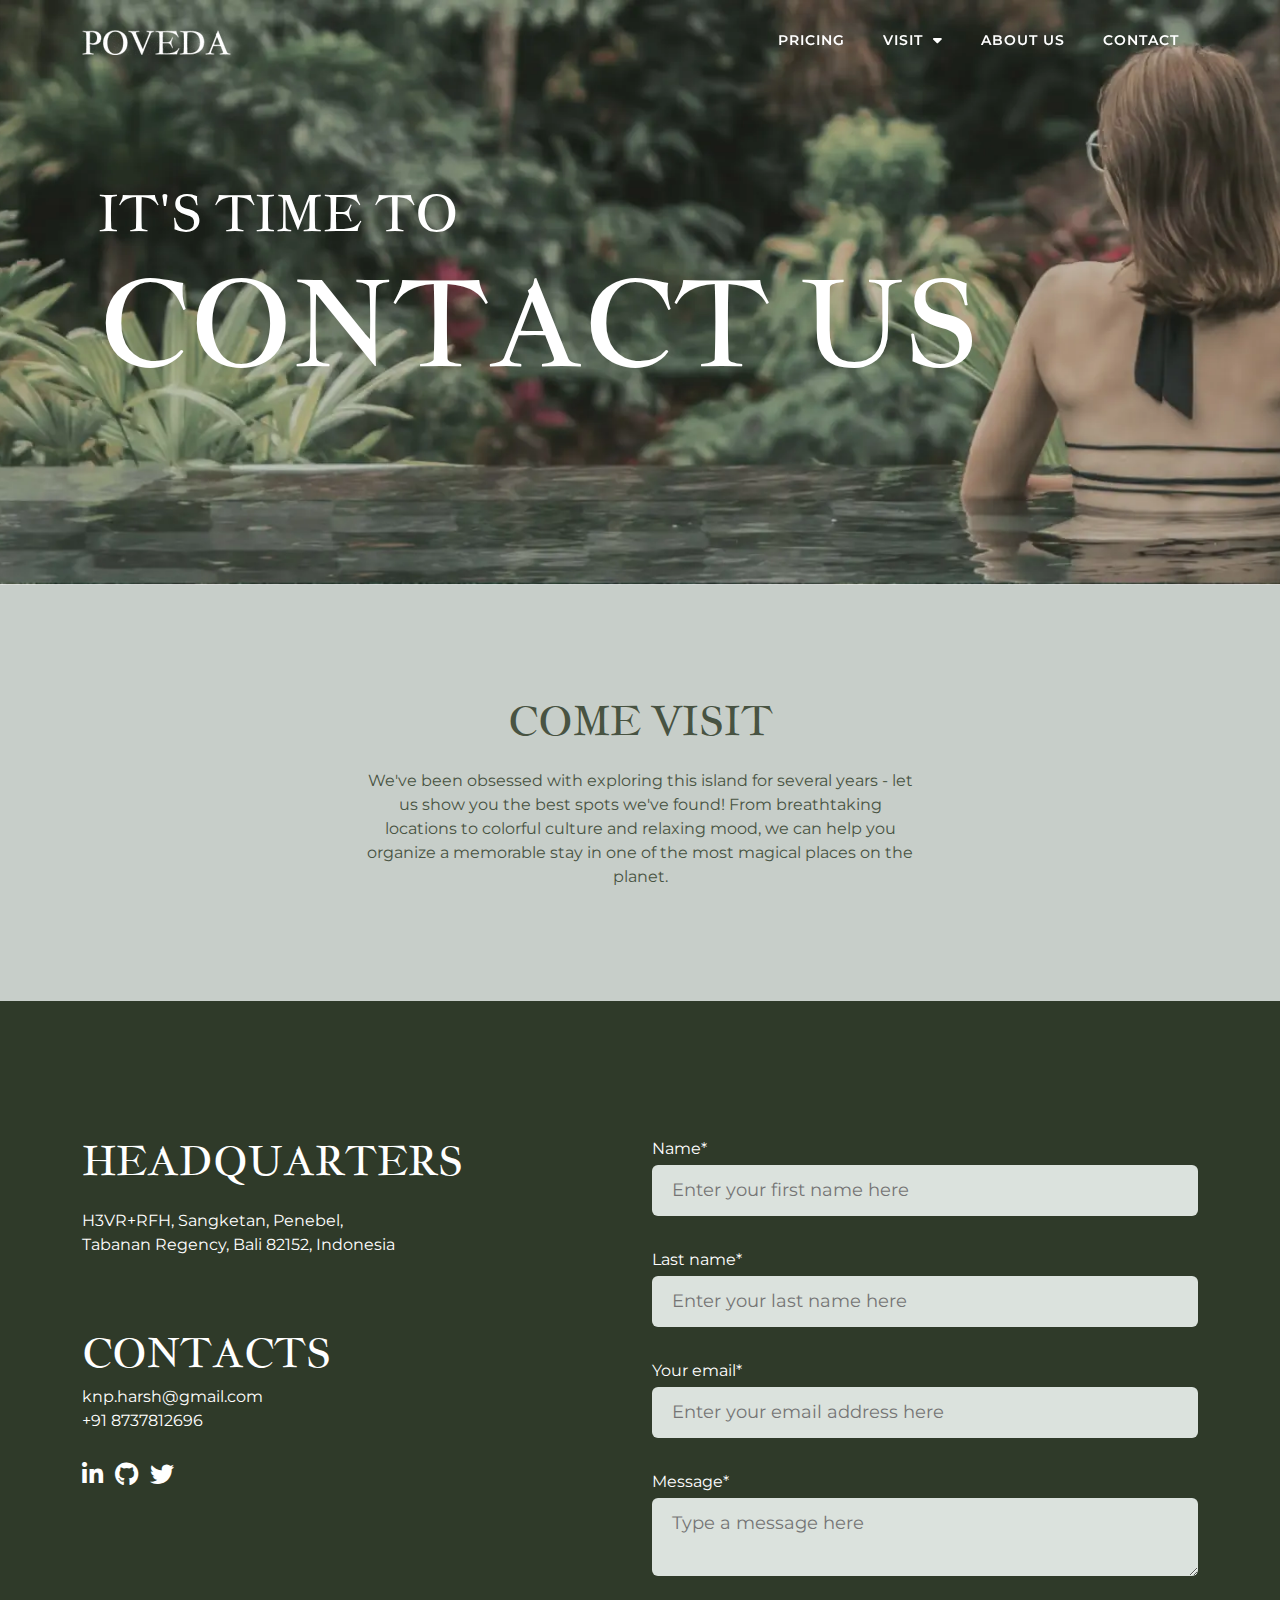
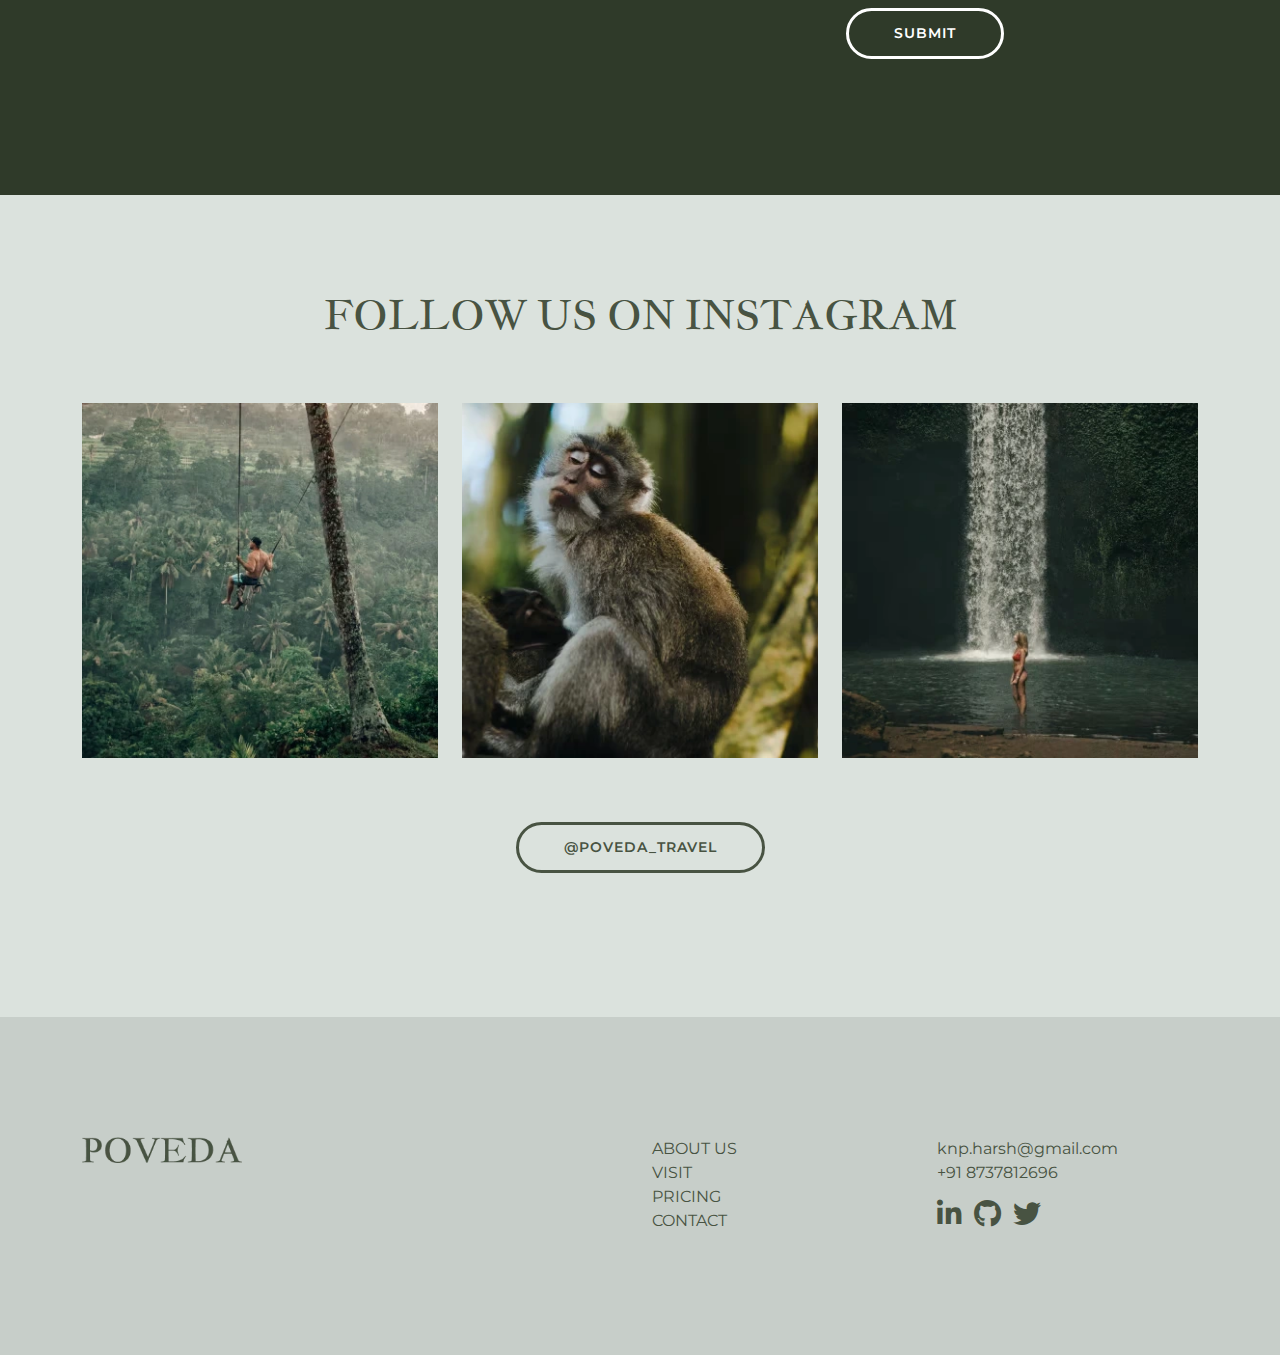
<file: contact.html>
<!doctype html>
<html lang="en">

<head>
    <meta charset="utf-8">
    <meta name="viewport" content="width=device-width, initial-scale=1">
    <link href="https://cdn.jsdelivr.net/npm/bootstrap@5.0.2/dist/css/bootstrap.min.css" rel="stylesheet">
    <link rel="preconnect" href="https://fonts.googleapis.com">
    <link rel="preconnect" href="https://fonts.gstatic.com" crossorigin>
    <link
        href="https://fonts.googleapis.com/css2?family=Jacques+Francois&family=Montserrat:wght@100;200;300;400;500;600;700;800;900&display=swap"
        rel="stylesheet">
    <link rel="stylesheet" href="https://cdnjs.cloudflare.com/ajax/libs/font-awesome/6.4.0/css/all.min.css" />
    <link rel="stylesheet" href="style.css">
    <link rel="stylesheet" href="responsive.css">
    <title>Poveda | Contact Us</title>
</head>

<body>
    <!-- Navigation section starts here --------------- -->
    <nav class="navbar navbar-expand-lg py-3 fixed-top" id="navBar" style="transition: 0.7s;">
        <div class="container">
            <a class="navbar-brand" href="index.html"><img src="images/logo.webp" alt="logo"></a>
            <button class="navbar-toggler" type="button" data-bs-toggle="collapse" data-bs-target="#navbarNav"
                aria-controls="navbarNav" aria-expanded="false" aria-label="Toggle navigation">
                <i class="fa-solid fa-bars color-white"></i>
            </button>
            <div class="collapse navbar-collapse justify-content-end" id="navbarNav">
                <ul class="navbar-nav">
                    <li class="nav-item">
                        <a class="navLinks" aria-current="page" href="pricing.html">PRICING</a>
                    </li>
                    <li class="nav-item position-relative dropdownItem">
                        <a class="navLinks" href="visit.html">VISIT &nbsp;<i class="fa-solid fa-caret-down"></i></a>
                        <div class="dropdownBox">
                            <ul class="list-unstyled m-0 p-3">
                                <li><a href="adventure.html" class="navLinks-dropdown mb-3 p-0">ADVENTURE</a></li>
                                <li><a href="culture.html" class="navLinks-dropdown mb-3 p-0">CULTURE</a></li>
                                <li><a href="relax.html" class="navLinks-dropdown p-0">RELAX</a></li>
                            </ul>
                        </div>
                    </li>
                    <li class="nav-item">
                        <a class="navLinks" href="about.html">ABOUT US</a>
                    </li>
                    <li class="nav-item">
                        <a class="navLinks" href="contact.html">CONTACT</a>
                    </li>
                </ul>
            </div>
        </div>
    </nav>
    <!-- Navigation section ends here --------------- -->

    <!-- Contact section main banner image starts here ---------->
    <div class="contactBali">
        <div class="container">
            <div class="visitBali p-3">
                <h2 class="color-white heading-font">IT'S TIME TO</h2>
                <h1 class="color-white heading-font">CONTACT US</h1>
            </div>
        </div>
    </div>
    <!-- Contact section main banner image ends here ---------->

    <!-- COME VISIT section starts here ---------- -->
    <div class="container-fluid mybg-background py-5">
        <div class="container py-5">
            <div class="row justify-content-center align-items-center py-3">
                <div class="col-lg-6 text-center">
                    <h3 class="fs-1 color-primary heading-font">COME VISIT</h3>
                    <p class="mb-0 mt-4 color-primary">We've been obsessed with exploring this island for several years
                        - let us show you the best spots we've found! From breathtaking locations to colorful culture
                        and relaxing mood, we can help you organize a memorable stay in one of the most magical places
                        on the planet.</p>
                </div>
            </div>
        </div>
    </div>
    <!-- COME VISIT section ends here ---------- -->

    <!-- Contact us section starts here --------------- -->
    <div class="container-fluid mybg-secondary py-5">
        <div class="container py-5">
            <div class="row justify-content-between py-3">
                <div class="col-lg-5 my-4">
                    <h3 class="fs-1 color-white heading-font">
                        HEADQUARTERS</h3>
                    <p class="mb-0 mt-4 color-white">H3VR+RFH, Sangketan, Penebel,<br>
                        Tabanan Regency, Bali 82152, Indonesia
                    </p>
                    <h3 class="fs-1 color-white heading-font mt-5 pt-4">
                        CONTACTS</h3>
                    <ul class="m-0 p-0 list-unstyled">
                        <li><a href="mailto:knp.harsh@gmail.com" class="color-white">knp.harsh@gmail.com</a></li>
                        <li><a href="tel:+91 8737812696" class="color-white">+91 8737812696</a></li>
                        <li class="mt-4">
                            <a href="#" class="color-white fs-4 d-inline-block me-2"><i
                                    class="fa-brands fa-linkedin-in"></i></a>
                            <a href="#" class="color-white fs-4 d-inline-block me-2"><i
                                    class="fa-brands fa-github"></i></a>
                            <a href="#" class="color-white fs-4 d-inline-block me-2"><i
                                    class="fa-brands fa-twitter"></i></a>
                        </li>
                    </ul>
                </div>
                <div class="col-lg-6 my-4">
                    <!-- Conatact form started here ------------->
                    <form onsubmit="return formValidate()">
                        <label for="firstName" class="fs-6 color-white">Name*</label>
                        <input type="text" class="mailInp mt-1" id="firstName" placeholder="Enter your first name here">
                        <div id="fErr" class="err mt-2"></div>

                        <label for="lastName" class="fs-6 color-white mt-4">Last name*</label>
                        <input type="text" class="mailInp mt-1" id="lastName" placeholder="Enter your last name here">
                        <div id="lErr" class="err mt-2"></div>

                        <label for="mailInp" class="fs-6 color-white mt-4">Your email*</label>
                        <input type="text" class="mailInp mt-1" id="mailInp"
                            placeholder="Enter your email address here">
                        <div id="mailErr" class="err mt-2"></div>

                        <label for="message" class="fs-6 color-white mt-4">Message*</label>
                        <textarea class="mailInp mt-1" id="message" name="message"
                            placeholder="Type a message here"></textarea>
                        <div id="mErr" class="err mt-2"></div>

                        <div class="text-center">
                            <button class="heroBtn mt-4" type="submit">SUBMIT</button>
                        </div>
                    </form>
                </div>
            </div>
        </div>
    </div>
    <!-- Contact us section ends here --------------- -->

    <!-- Follow us on instagram section starts here ----------- -->
    <div class="container-fluid mybg-light-background py-5">
        <div class="container text-center py-5">
            <h3 class="fs-1 color-primary heading-font">FOLLOW US ON INSTAGRAM</h3>
            <div class="row my-5">
                <div class="col-lg-4 col-md-6 my-3">
                    <img src="images/img7.webp" alt="..." width="100%">
                </div>
                <div class="col-lg-4 col-md-6 my-3">
                    <img src="images/img8.webp" alt="..." width="100%">
                </div>
                <div class="col-lg-4 col-md-6 my-3">
                    <img src="images/img9.webp" alt="..." width="100%">
                </div>
                <div class="'col-12 mt-5">
                    <a href="#" class="secondaryBtn">@POVEDA_TRAVEL</a>
                </div>
            </div>
        </div>
    </div>
    <!-- Follow us on instagram section ends here ----------- -->

    <!-- Footer Starts Here ------------------- -->
    <div class="container-fluid mybg-background py-5">
        <div class="container py-5">
            <div class="row justify-content-center">
                <div class="col-lg-6 my-4">
                    <img src="images/footer-logo.webp" alt="..." width="160px">
                </div>
                <div class="col-lg-3 my-4">
                    <ul class="m-0 p-0 list-unstyled">
                        <li><a href="about.html" class="color-primary">ABOUT US</a></li>
                        <li><a href="visit.html" class="color-primary">VISIT</a></li>
                        <li><a href="pricing.html" class="color-primary">PRICING</a></li>
                        <li><a href="contact.html" class="color-primary">CONTACT</a></li>
                    </ul>
                </div>
                <div class="col-lg-3 my-4">
                    <ul class="m-0 p-0 list-unstyled">
                        <li><a href="mailto:knp.harsh@gmail.com" class="color-primary">knp.harsh@gmail.com</a></li>
                        <li><a href="tel:+91 8737812696" class="color-primary">+91 8737812696</a></li>
                        <li class="mt-2">
                            <a href="#" class="color-primary fs-3 d-inline-block me-2"><i
                                    class="fa-brands fa-linkedin-in"></i></a>
                            <a href="#" class="color-primary fs-3 d-inline-block me-2"><i
                                    class="fa-brands fa-github"></i></a>
                            <a href="#" class="color-primary fs-3 d-inline-block me-2"><i
                                    class="fa-brands fa-twitter"></i></a>
                        </li>
                    </ul>
                </div>
            </div>
        </div>
    </div>
    <!-- Footer Ends Here ------------------- -->

    <script src="https://code.jquery.com/jquery-3.7.0.js"></script>
    <script src="https://cdn.jsdelivr.net/npm/bootstrap@5.0.2/dist/js/bootstrap.bundle.min.js"></script>
    <script src="main.js"></script>
</body>

</html>
</file>
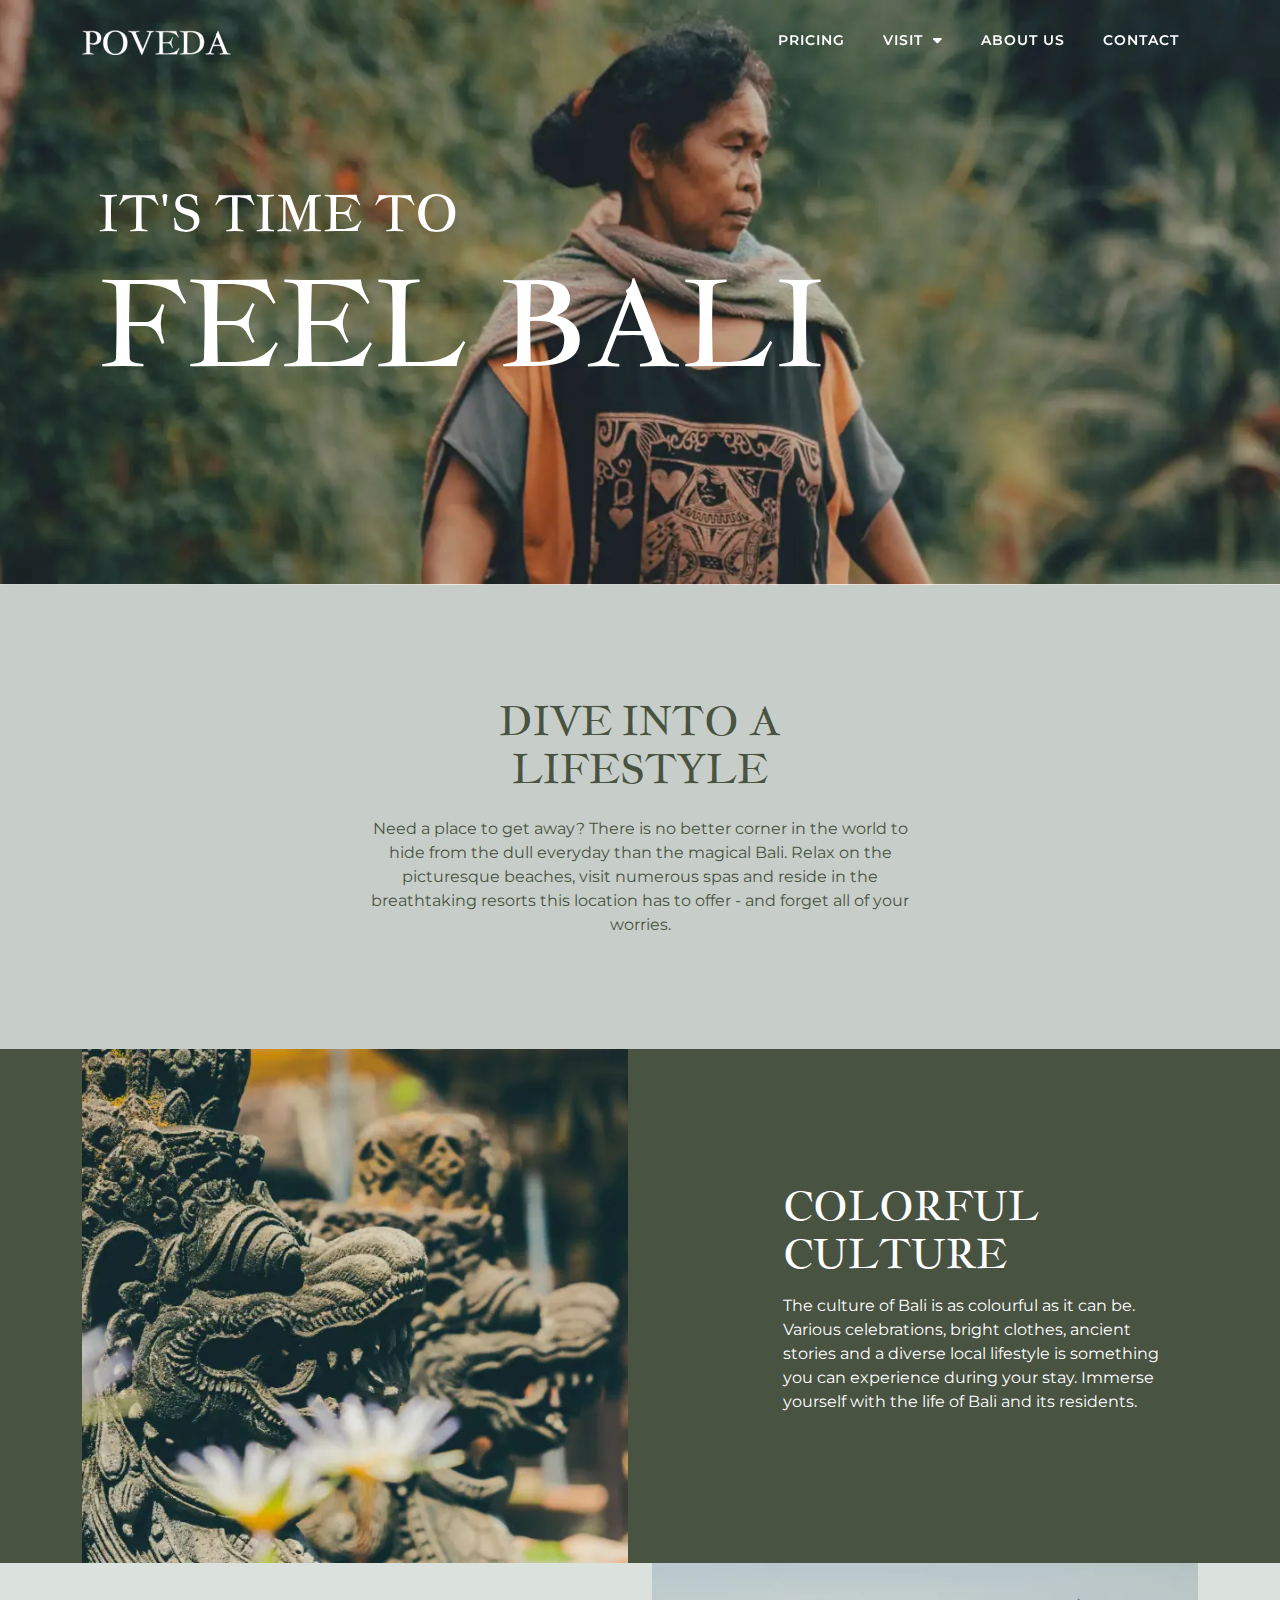
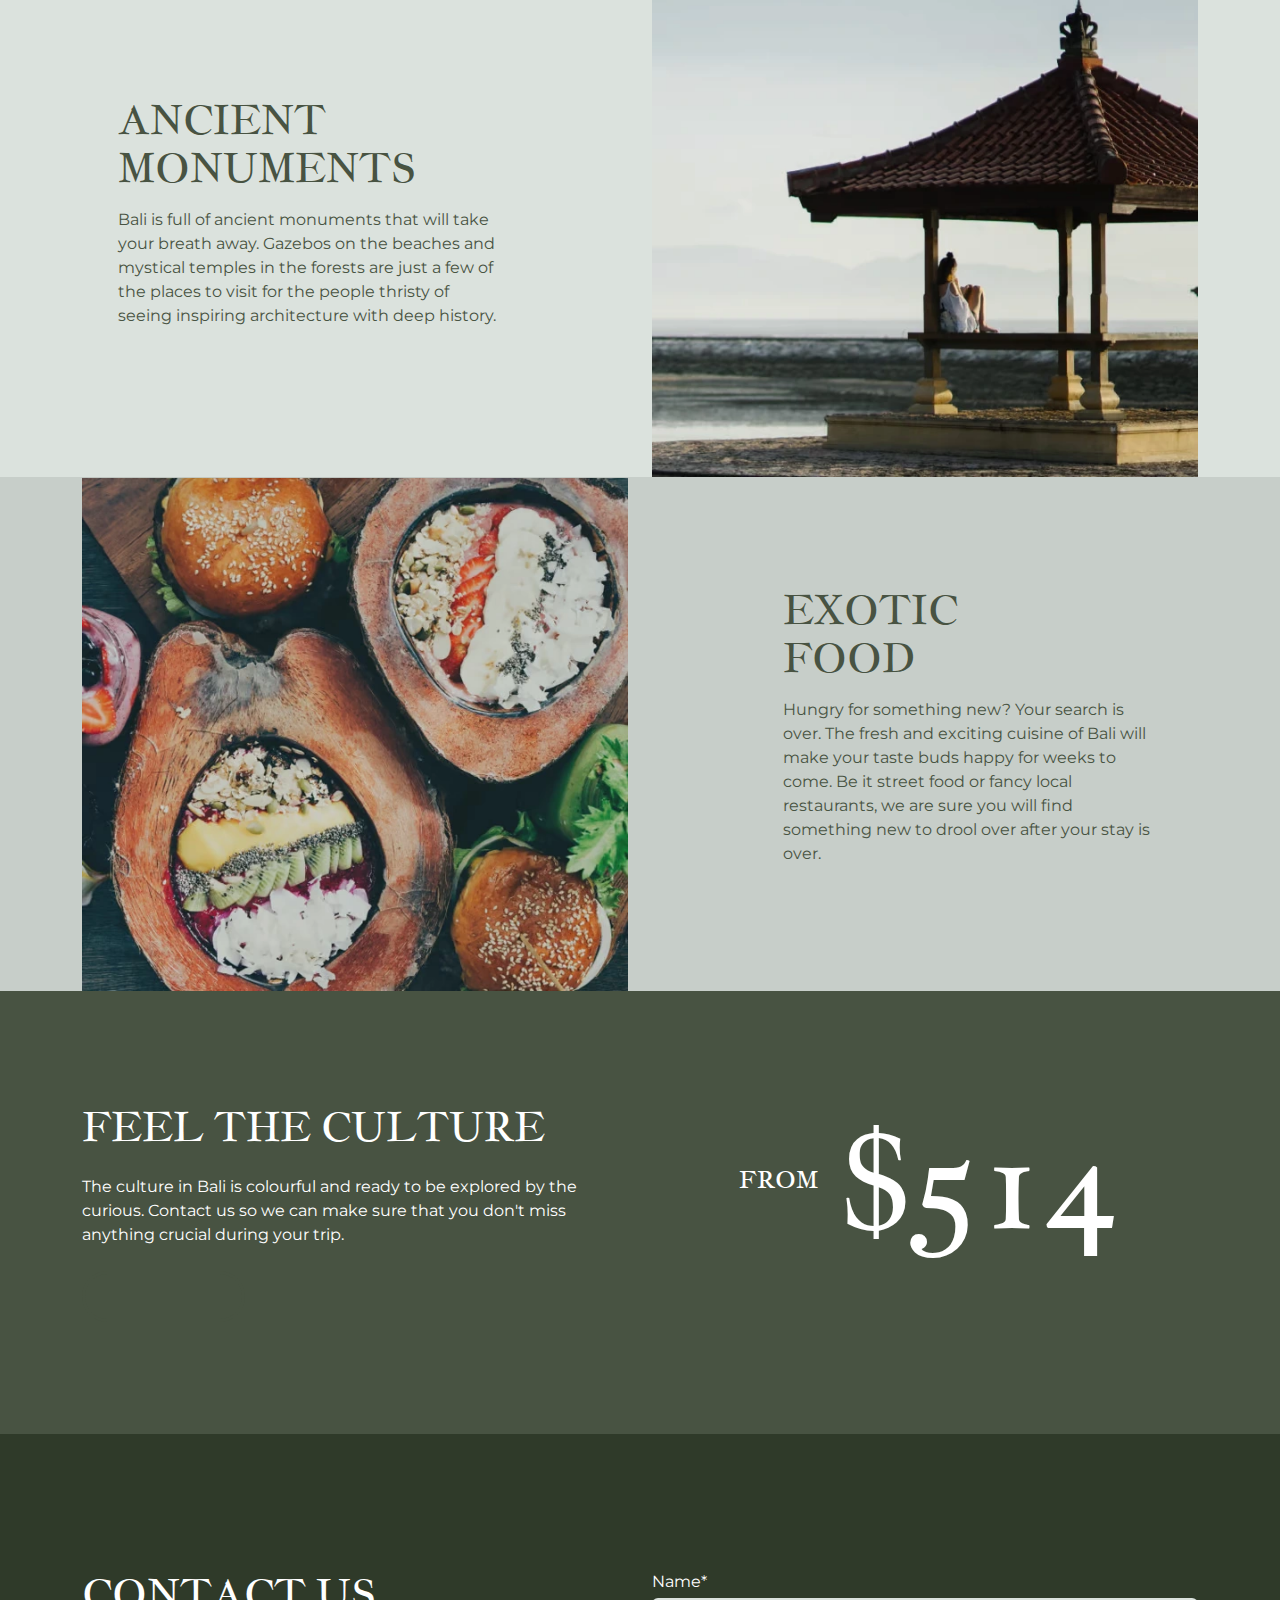
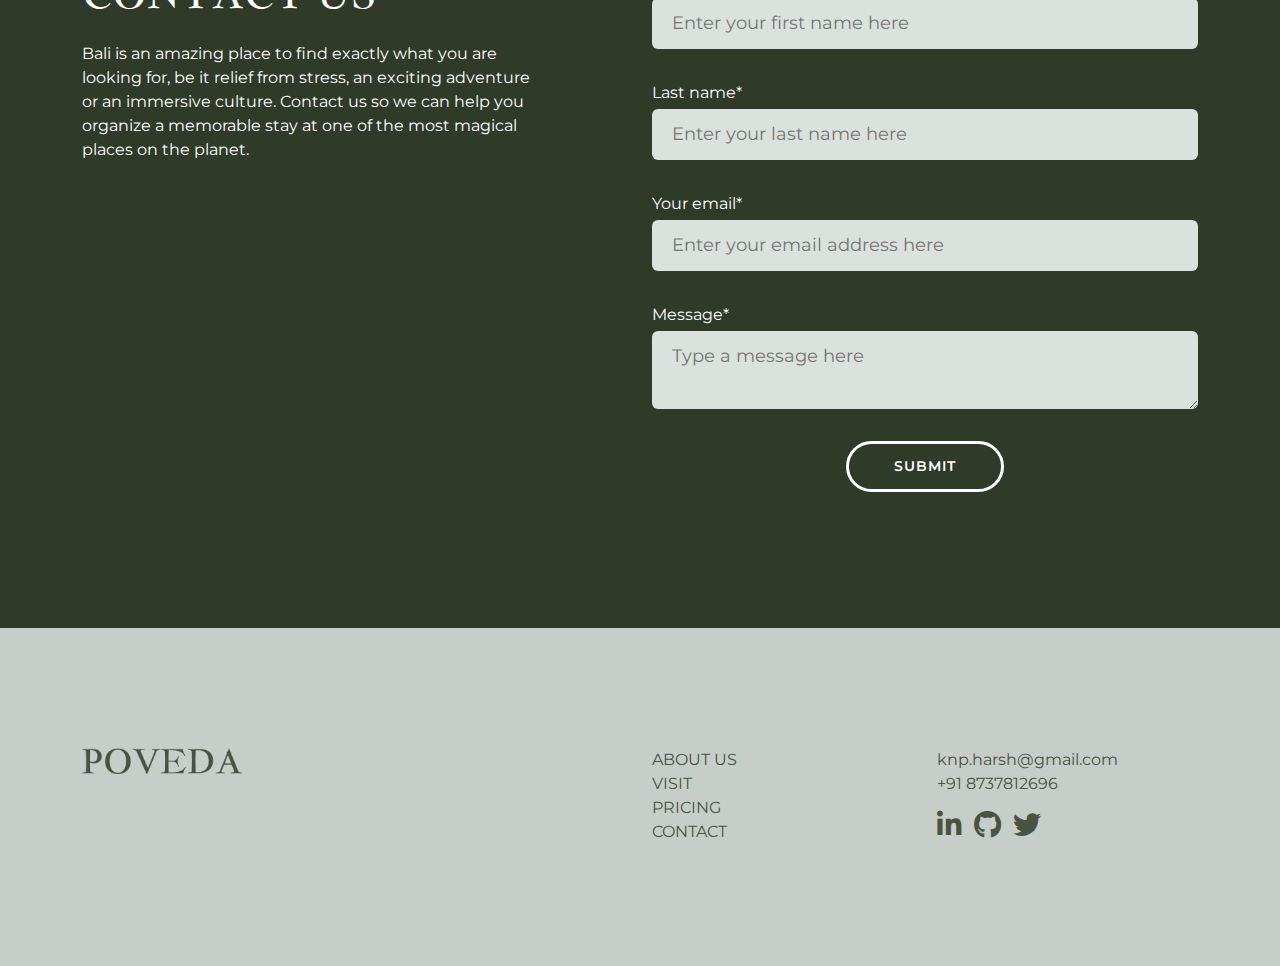
<file: culture.html>
<!doctype html>
<html lang="en">

<head>
    <meta charset="utf-8">
    <meta name="viewport" content="width=device-width, initial-scale=1">
    <link href="https://cdn.jsdelivr.net/npm/bootstrap@5.0.2/dist/css/bootstrap.min.css" rel="stylesheet">
    <link rel="preconnect" href="https://fonts.googleapis.com">
    <link rel="preconnect" href="https://fonts.gstatic.com" crossorigin>
    <link
        href="https://fonts.googleapis.com/css2?family=Jacques+Francois&family=Montserrat:wght@100;200;300;400;500;600;700;800;900&display=swap"
        rel="stylesheet">
    <link rel="stylesheet" href="https://cdnjs.cloudflare.com/ajax/libs/font-awesome/6.4.0/css/all.min.css" />
    <link rel="stylesheet" href="style.css">
    <link rel="stylesheet" href="responsive.css">
    <title>Poveda | Culture of Bali</title>
</head>

<body>
    <!-- Navigation section starts here --------------- -->
    <nav class="navbar navbar-expand-lg py-3 fixed-top" id="navBar" style="transition: 0.7s;">
        <div class="container">
            <a class="navbar-brand" href="index.html"><img src="images/logo.webp" alt="logo"></a>
            <button class="navbar-toggler" type="button" data-bs-toggle="collapse" data-bs-target="#navbarNav"
                aria-controls="navbarNav" aria-expanded="false" aria-label="Toggle navigation">
                <i class="fa-solid fa-bars color-white"></i>
            </button>
            <div class="collapse navbar-collapse justify-content-end" id="navbarNav">
                <ul class="navbar-nav">
                    <li class="nav-item">
                        <a class="navLinks" aria-current="page" href="pricing.html">PRICING</a>
                    </li>
                    <li class="nav-item position-relative dropdownItem">
                        <a class="navLinks" href="visit.html">VISIT &nbsp;<i class="fa-solid fa-caret-down"></i></a>
                        <div class="dropdownBox">
                            <ul class="list-unstyled m-0 p-3">
                                <li><a href="adventure.html" class="navLinks-dropdown mb-3 p-0">ADVENTURE</a></li>
                                <li><a href="culture.html" class="navLinks-dropdown mb-3 p-0">CULTURE</a></li>
                                <li><a href="relax.html" class="navLinks-dropdown p-0">RELAX</a></li>
                            </ul>
                        </div>
                    </li>
                    <li class="nav-item">
                        <a class="navLinks" href="about.html">ABOUT US</a>
                    </li>
                    <li class="nav-item">
                        <a class="navLinks" href="contact.html">CONTACT</a>
                    </li>
                </ul>
            </div>
        </div>
    </nav>
    <!-- Navigation section ends here --------------- -->

    <!-- Culture section main banner image starts here ---------->
    <div class="cultureBali">
        <div class="container">
            <div class="visitBali p-3">
                <h2 class="color-white heading-font">
                    IT'S TIME TO</h2>
                <h1 class="color-white heading-font">FEEL BALI</h1>
            </div>
        </div>
    </div>
    <!-- Culture section main banner image ends here ---------->

    <!-- DIVE INTO A LIFESTYLE section starts here ---------- -->
    <div class="container-fluid mybg-background py-5">
        <div class="container py-5">
            <div class="row justify-content-center align-items-center py-3">
                <div class="col-lg-6 text-center">
                    <h3 class="fs-1 color-primary heading-font">DIVE INTO A LIFESTYLE</h3>
                    <p class="mb-0 mt-4 color-primary">Need a place to get away? There is no better corner in the world
                        to hide from the dull everyday than the magical Bali. Relax on the picturesque beaches, visit
                        numerous spas and reside in the breathtaking resorts this location has to offer - and forget all
                        of your worries.</p>
                </div>
            </div>
        </div>
    </div>
    <!-- DIVE INTO A LIFESTYLE section ends here ---------- -->

    <!-- left aligned image section starts here ------------- -->
    <div class="container-fluid mybg-primary">
        <div class="container">
            <div class="row justify-content-between align-items-center">
                <div class="col-md-6">
                    <img src="images/img17.webp" alt="..." width="100%">
                </div>
                <div class="col-md-5 p-5">
                    <h3 class="fs-1 color-white heading-font">COLORFUL <br>CULTURE</h3>
                    <p class="mt-3 color-white">The culture of Bali is as colourful as it can be. Various celebrations,
                        bright clothes, ancient stories and a diverse local lifestyle is something you can experience
                        during your stay. Immerse yourself with the life of Bali and its residents.</p>
                </div>
            </div>
        </div>
    </div>
    <!-- left aligned image section ends here ------------- -->

    <!-- right aligned image section starts here ------------- -->
    <div class="container-fluid mybg-light-background">
        <div class="container">
            <div class="row justify-content-between align-items-center">
                <div class="col-md-5 p-5">
                    <h3 class="fs-1 color-primary heading-font">
                        ANCIENT <br>MONUMENTS</h3>
                    <p class="mt-3 color-primary">Bali is full of ancient monuments that will take your breath away.
                        Gazebos on the beaches and mystical temples in the forests are just a few of the places to visit
                        for the people thristy of seeing inspiring architecture with deep history.
                    </p>
                </div>
                <div class="col-md-6">
                    <img src="images/img10.webp" alt="..." width="100%">
                </div>
            </div>
        </div>
    </div>
    <!-- right aligned image section ends here ------------- -->

    <!-- left aligned image section starts here ------------- -->
    <div class="container-fluid mybg-background">
        <div class="container">
            <div class="row justify-content-between align-items-center">
                <div class="col-md-6">
                    <img src="images/img11.webp" alt="..." width="100%">
                </div>
                <div class="col-md-5 p-5">
                    <h3 class="fs-1 color-primary heading-font">EXOTIC <br>FOOD</h3>
                    <p class="mt-3 color-primary">Hungry for something new? Your search is over. The fresh and exciting
                        cuisine of Bali will make your taste buds happy for weeks to come. Be it street food or fancy
                        local restaurants, we are sure you will find something new to drool over after your stay is
                        over.</p>
                </div>
            </div>
        </div>
    </div>
    <!-- left aligned image section ends here ------------- -->

    <!-- Pricing 2 Starts here ------------ -->
    <div class="container-fluid mybg-primary py-5">
        <div class="container py-5">
            <div class="row justify-content-center py-3">
                <div class="col-lg-6">
                    <h3 class="fs-1 color-white heading-font">
                        FEEL THE CULTURE</h3>
                    <p class="mb-0 mt-4 color-white">The culture in Bali is colourful and ready to be explored by the
                        curious. Contact us so we can make sure that you don't miss anything crucial during your trip.
                    </p>
                    <a href="pricing.html" class="secondaryBtn mt-4">PRICING</a>
                </div>
                <div class="col-lg-6 text-center">
                    <h4 class="color-white heading-font d-flex justify-content-center align-items-center">FROM
                        &nbsp;&nbsp;&nbsp;<span class="price heading-font">$514</span></h4>
                </div>
            </div>
        </div>
    </div>

    <!-- Contact us section starts here --------------- -->
    <div class="container-fluid mybg-secondary py-5">
        <div class="container py-5">
            <div class="row justify-content-between py-3">
                <div class="col-lg-5 my-4">
                    <h3 class="fs-1 color-white heading-font">
                        CONTACT US</h3>
                    <p class="mb-0 mt-4 color-white">Bali is an amazing place to find exactly what you are looking for,
                        be it relief from stress, an exciting adventure or an immersive culture. Contact us so we can
                        help you organize a memorable stay at one of the most magical places on the planet.
                    </p>
                </div>
                <div class="col-lg-6 my-4">
                    <form onsubmit="return formValidate()">
                        <label for="firstName" class="fs-6 color-white">Name*</label>
                        <input type="text" class="mailInp mt-1" id="firstName" placeholder="Enter your first name here">
                        <div id="fErr" class="err mt-2"></div>

                        <label for="lastName" class="fs-6 color-white mt-4">Last name*</label>
                        <input type="text" class="mailInp mt-1" id="lastName" placeholder="Enter your last name here">
                        <div id="lErr" class="err mt-2"></div>

                        <label for="mailInp" class="fs-6 color-white mt-4">Your email*</label>
                        <input type="text" class="mailInp mt-1" id="mailInp"
                            placeholder="Enter your email address here">
                        <div id="mailErr" class="err mt-2"></div>

                        <label for="message" class="fs-6 color-white mt-4">Message*</label>
                        <textarea class="mailInp mt-1" id="message" name="message"
                            placeholder="Type a message here"></textarea>
                        <div id="mErr" class="err mt-2"></div>

                        <div class="text-center">
                            <button class="heroBtn mt-4" type="submit">SUBMIT</button>
                        </div>
                    </form>
                </div>
            </div>
        </div>
    </div>
    <!-- Contact us section ends here --------------- -->

    <!-- Footer Starts Here ------------------- -->
    <div class="container-fluid mybg-background py-5">
        <div class="container py-5">
            <div class="row justify-content-center">
                <div class="col-lg-6 my-4">
                    <img src="images/footer-logo.webp" alt="..." width="160px">
                </div>
                <div class="col-lg-3 my-4">
                    <ul class="m-0 p-0 list-unstyled">
                        <li><a href="about.html" class="color-primary">ABOUT US</a></li>
                        <li><a href="visit.html" class="color-primary">VISIT</a></li>
                        <li><a href="pricing.html" class="color-primary">PRICING</a></li>
                        <li><a href="contact.html" class="color-primary">CONTACT</a></li>
                    </ul>
                </div>
                <div class="col-lg-3 my-4">
                    <ul class="m-0 p-0 list-unstyled">
                        <li><a href="mailto:knp.harsh@gmail.com" class="color-primary">knp.harsh@gmail.com</a></li>
                        <li><a href="tel:+91 8737812696" class="color-primary">+91 8737812696</a></li>
                        <li class="mt-2">
                            <a href="#" class="color-primary fs-3 d-inline-block me-2"><i
                                    class="fa-brands fa-linkedin-in"></i></a>
                            <a href="#" class="color-primary fs-3 d-inline-block me-2"><i
                                    class="fa-brands fa-github"></i></a>
                            <a href="#" class="color-primary fs-3 d-inline-block me-2"><i
                                    class="fa-brands fa-twitter"></i></a>
                        </li>
                    </ul>
                </div>
            </div>
        </div>
    </div>
    <!-- Footer Ends Here ------------------- -->

    <script src="https://code.jquery.com/jquery-3.7.0.js"></script>
    <script src="https://cdn.jsdelivr.net/npm/bootstrap@5.0.2/dist/js/bootstrap.bundle.min.js"></script>
    <script src="main.js"></script>
</body>

</html>
</file>
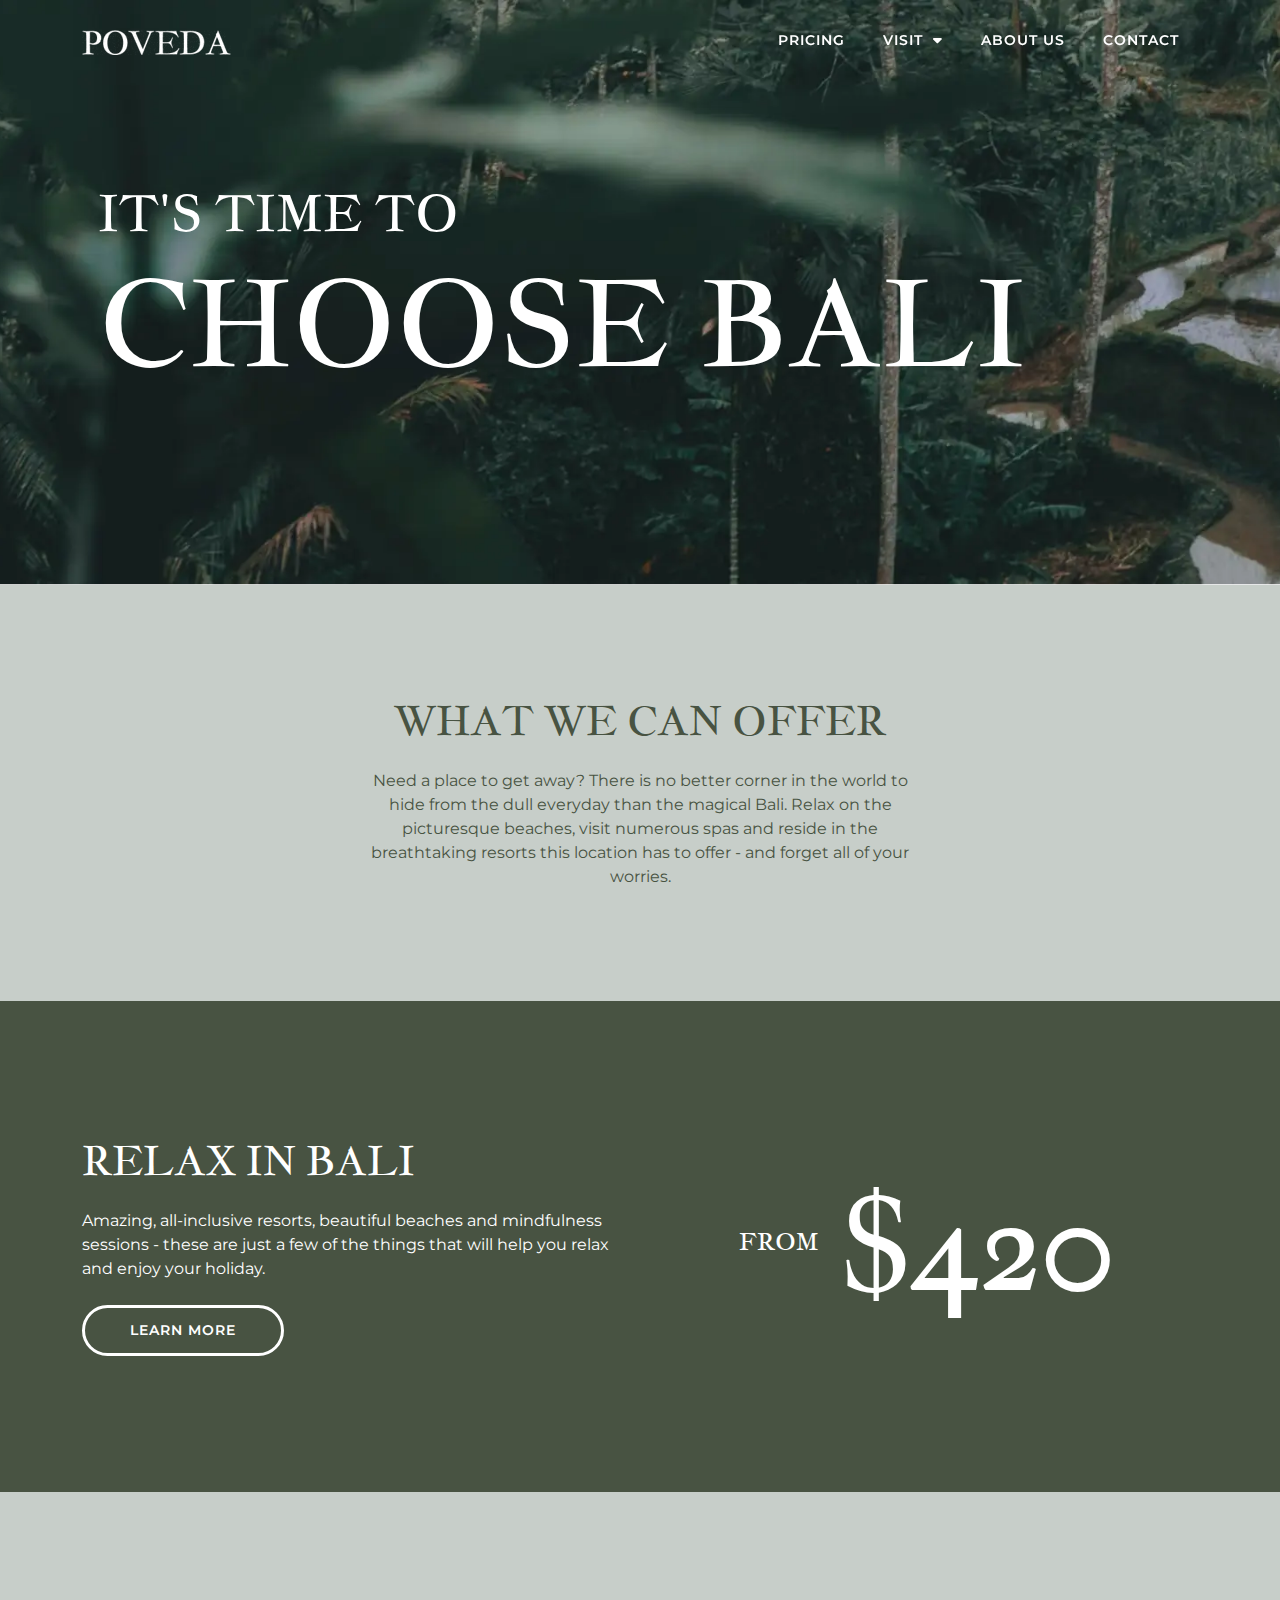
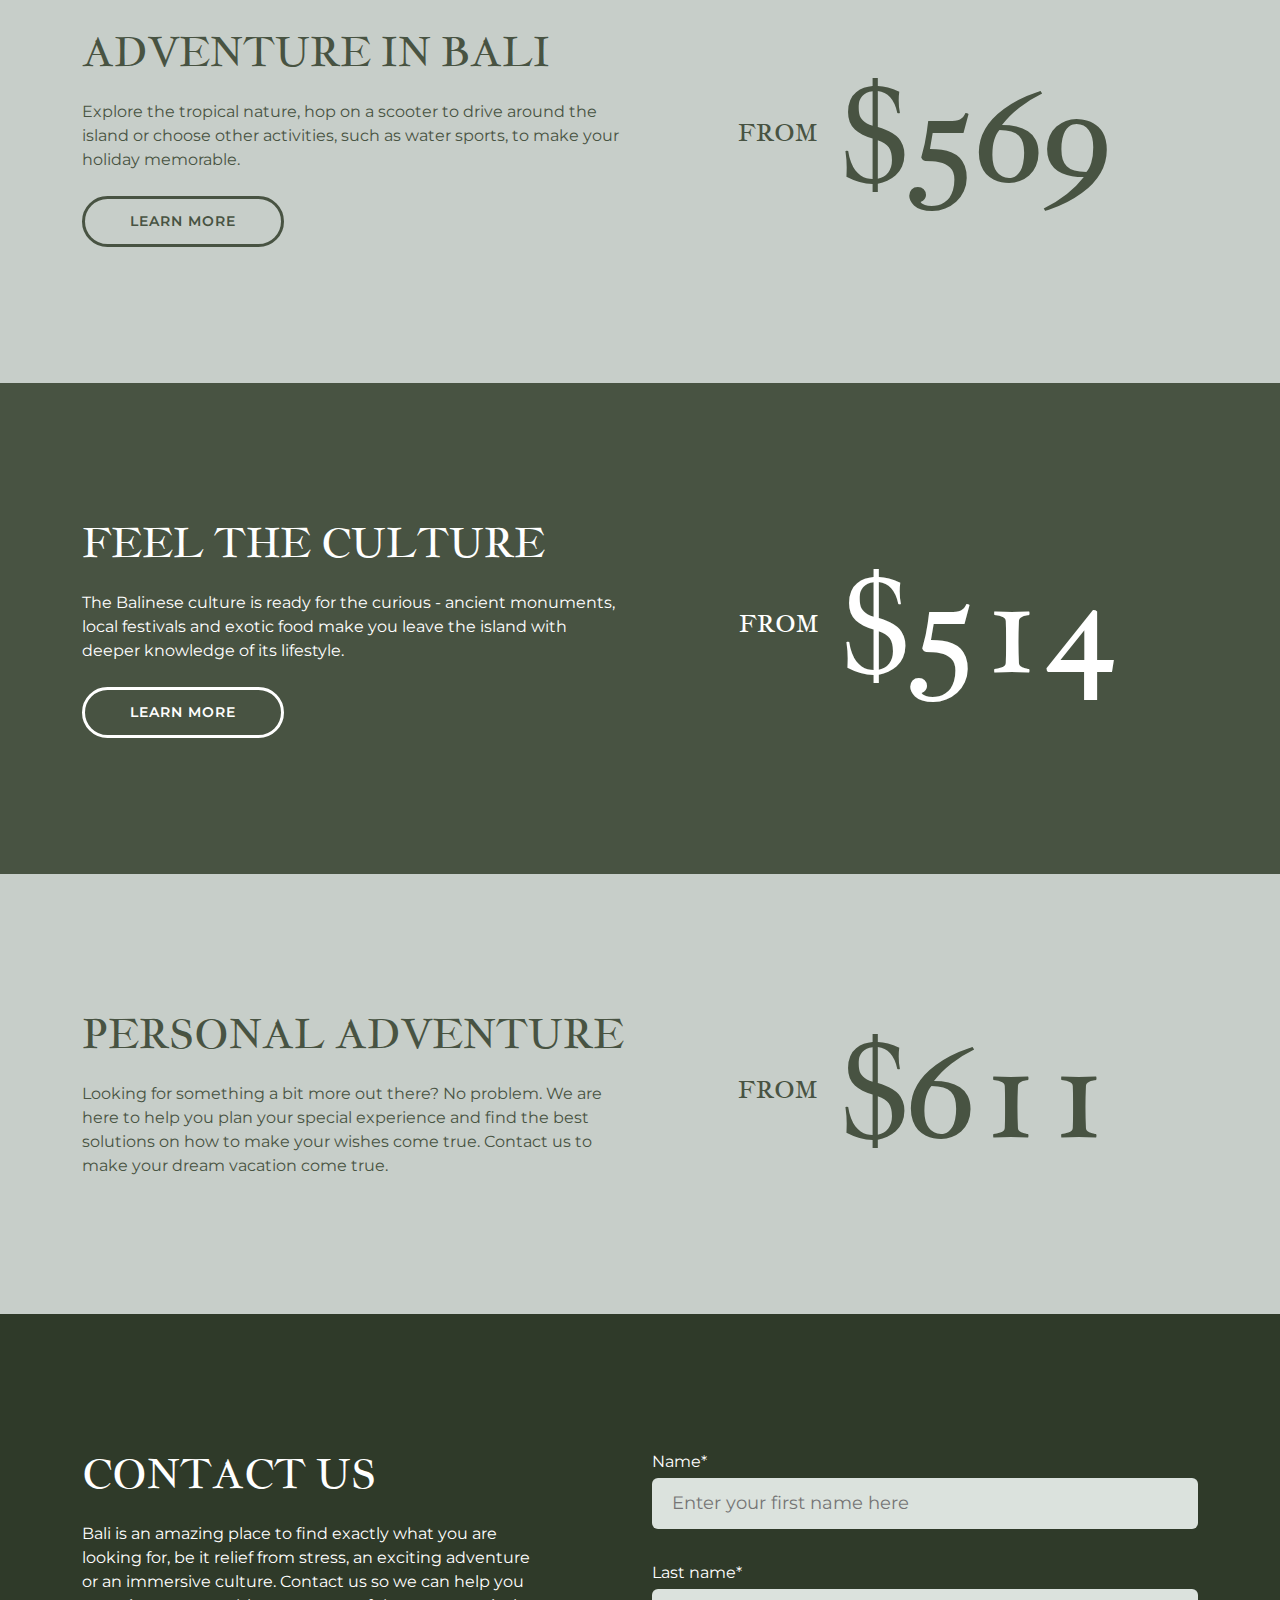
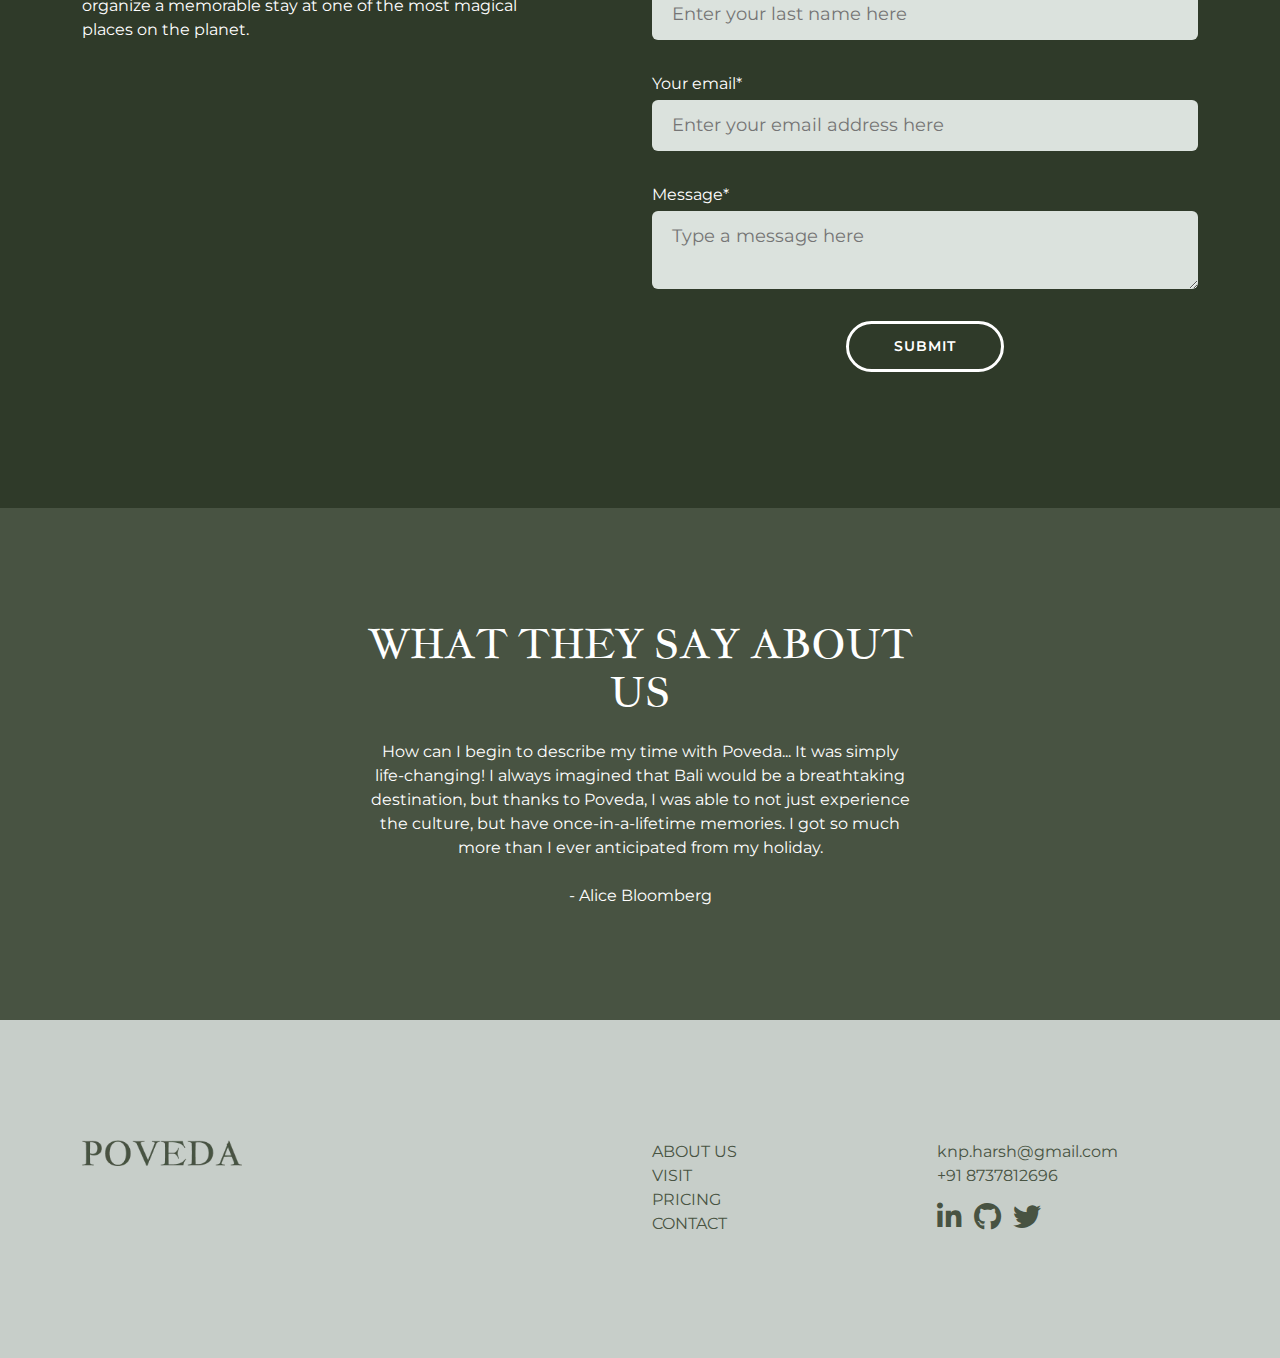
<file: pricing.html>
<!doctype html>
<html lang="en">

<head>
    <meta charset="utf-8">
    <meta name="viewport" content="width=device-width, initial-scale=1">
    <link href="https://cdn.jsdelivr.net/npm/bootstrap@5.0.2/dist/css/bootstrap.min.css" rel="stylesheet">
    <link rel="preconnect" href="https://fonts.googleapis.com">
    <link rel="preconnect" href="https://fonts.gstatic.com" crossorigin>
    <link
        href="https://fonts.googleapis.com/css2?family=Jacques+Francois&family=Montserrat:wght@100;200;300;400;500;600;700;800;900&display=swap"
        rel="stylesheet">
    <link rel="stylesheet" href="https://cdnjs.cloudflare.com/ajax/libs/font-awesome/6.4.0/css/all.min.css" />
    <link rel="stylesheet" href="style.css">
    <link rel="stylesheet" href="responsive.css">
    <title>Poveda | Our Pricing</title>
</head>

<body>
    <!-- Navigation section starts here --------------- -->
    <nav class="navbar navbar-expand-lg py-3 fixed-top" id="navBar" style="transition: 0.7s;">
        <div class="container">
            <a class="navbar-brand" href="index.html"><img src="images/logo.webp" alt="logo"></a>
            <button class="navbar-toggler" type="button" data-bs-toggle="collapse" data-bs-target="#navbarNav"
                aria-controls="navbarNav" aria-expanded="false" aria-label="Toggle navigation">
                <i class="fa-solid fa-bars color-white"></i>
            </button>
            <div class="collapse navbar-collapse justify-content-end" id="navbarNav">
                <ul class="navbar-nav">
                    <li class="nav-item">
                        <a class="navLinks" aria-current="page" href="pricing.html">PRICING</a>
                    </li>
                    <li class="nav-item position-relative dropdownItem">
                        <a class="navLinks" href="visit.html">VISIT &nbsp;<i class="fa-solid fa-caret-down"></i></a>
                        <div class="dropdownBox">
                            <ul class="list-unstyled m-0 p-3">
                                <li><a href="adventure.html" class="navLinks-dropdown mb-3 p-0">ADVENTURE</a></li>
                                <li><a href="culture.html" class="navLinks-dropdown mb-3 p-0">CULTURE</a></li>
                                <li><a href="relax.html" class="navLinks-dropdown p-0">RELAX</a></li>
                            </ul>
                        </div>
                    </li>
                    <li class="nav-item">
                        <a class="navLinks" href="about.html">ABOUT US</a>
                    </li>
                    <li class="nav-item">
                        <a class="navLinks" href="contact.html">CONTACT</a>
                    </li>
                </ul>
            </div>
        </div>
    </nav>
    <!-- Navigation section ends here --------------- -->

    <!-- Pricing section main banner image starts here ---------->
    <div class="chooseBali">
        <div class="container">
            <div class="visitBali p-3">
                <h2 class="color-white heading-font">IT'S TIME TO</h2>
                <h1 class="color-white heading-font">CHOOSE BALI</h1>
            </div>
        </div>
    </div>
    <!-- Pricing section main banner image ends here ---------->

    <!-- What we can offer section starts here ---------- -->
    <div class="container-fluid mybg-background py-5">
        <div class="container py-5">
            <div class="row justify-content-center align-items-center py-3">
                <div class="col-lg-6 text-center">
                    <h3 class="fs-1 color-primary heading-font">WHAT WE CAN OFFER</h3>
                    <p class="mb-0 mt-4 color-primary">Need a place to get away? There is no better corner in the world
                        to
                        hide from the dull everyday than the magical Bali. Relax on the picturesque beaches, visit
                        numerous spas and reside in the breathtaking resorts this location has to offer - and forget all
                        of your worries.</p>
                </div>
            </div>
        </div>
    </div>
    <!-- What we can offer section ends here ---------- -->

    <!-- Pricing 1 Starts here ------------ -->
    <div class="container-fluid mybg-primary py-5">
        <div class="container py-5">
            <div class="row justify-content-center align-items-center py-3">
                <div class="col-lg-6 my-4">
                    <h3 class="fs-1 color-white heading-font">
                        RELAX IN BALI</h3>
                    <p class="mb-0 mt-4 color-white">Amazing, all-inclusive resorts, beautiful beaches and mindfulness
                        sessions - these are just a few of the things that will help you relax and enjoy your holiday.
                    </p>
                    <a href="relax.html" class="heroBtn mt-4">LEARN MORE</a>
                </div>
                <div class="col-lg-6 text-center my-4">
                    <h4 class="color-white heading-font d-flex justify-content-center align-items-center">FROM
                        &nbsp;&nbsp;&nbsp;<span class="price heading-font">$420</span></h4>
                </div>
            </div>
        </div>
    </div>

    <!-- Pricing 2 Starts here ------------ -->
    <div class="container-fluid mybg-background py-5">
        <div class="container py-5">
            <div class="row justify-content-center align-items-center py-3">
                <div class="col-lg-6 my-4">
                    <h3 class="fs-1 color-primary heading-font">
                        ADVENTURE IN BALI</h3>
                    <p class="mb-0 mt-4 color-primary">Explore the tropical nature, hop on a scooter to drive around the
                        island or choose other activities, such as water sports, to make your holiday memorable.
                    </p>
                    <a href="adventure.html" class="secondaryBtn mt-4">LEARN MORE</a>
                </div>
                <div class="col-lg-6 text-center my-4">
                    <h4 class="color-primary heading-font d-flex justify-content-center align-items-center">FROM
                        &nbsp;&nbsp;&nbsp;<span class="price heading-font">$569</span></h4>
                </div>
            </div>
        </div>
    </div>

    <!-- Pricing 3 Starts here ------------ -->
    <div class="container-fluid mybg-primary py-5">
        <div class="container py-5">
            <div class="row justify-content-center align-items-center py-3">
                <div class="col-lg-6 my-4">
                    <h3 class="fs-1 color-white heading-font">
                        FEEL THE CULTURE</h3>
                    <p class="mb-0 mt-4 color-white">The Balinese culture is ready for the curious - ancient monuments,
                        local festivals and exotic food make you leave the island with deeper knowledge of its
                        lifestyle.
                    </p>
                    <a href="culture.html" class="heroBtn mt-4">LEARN MORE</a>
                </div>
                <div class="col-lg-6 text-center my-4">
                    <h4 class="color-white heading-font d-flex justify-content-center align-items-center">FROM
                        &nbsp;&nbsp;&nbsp;<span class="price heading-font">$514</span></h4>
                </div>
            </div>
        </div>
    </div>

    <!-- Pricing 4 Starts here ------------ -->
    <div class="container-fluid mybg-background py-5">
        <div class="container py-5">
            <div class="row justify-content-center align-items-center py-3">
                <div class="col-lg-6 my-4">
                    <h3 class="fs-1 color-primary heading-font">
                        PERSONAL ADVENTURE</h3>
                    <p class="mb-0 mt-4 color-primary">Looking for something a bit more out there? No problem. We are
                        here to help you plan your special experience and find the best solutions on how to make your
                        wishes come true. Contact us to make your dream vacation come true.
                    </p>
                </div>
                <div class="col-lg-6 text-center my-4">
                    <h4 class="color-primary heading-font d-flex justify-content-center align-items-center">FROM
                        &nbsp;&nbsp;&nbsp;<span class="price heading-font">$611</span></h4>
                </div>
            </div>
        </div>
    </div>

    <!-- Contact us section starts here --------------- -->
    <div class="container-fluid mybg-secondary py-5">
        <div class="container py-5">
            <div class="row justify-content-between py-3">
                <div class="col-lg-5 my-4">
                    <h3 class="fs-1 color-white heading-font">
                        CONTACT US</h3>
                    <p class="mb-0 mt-4 color-white">Bali is an amazing place to find exactly what you are looking for,
                        be it relief from stress, an exciting adventure or an immersive culture. Contact us so we can
                        help you organize a memorable stay at one of the most magical places on the planet.
                    </p>
                </div>
                <div class="col-lg-6 my-4">
                    <form onsubmit="return formValidate()">
                        <label for="firstName" class="fs-6 color-white">Name*</label>
                        <input type="text" class="mailInp mt-1" id="firstName" placeholder="Enter your first name here">
                        <div id="fErr" class="err mt-2"></div>

                        <label for="lastName" class="fs-6 color-white mt-4">Last name*</label>
                        <input type="text" class="mailInp mt-1" id="lastName" placeholder="Enter your last name here">
                        <div id="lErr" class="err mt-2"></div>

                        <label for="mailInp" class="fs-6 color-white mt-4">Your email*</label>
                        <input type="text" class="mailInp mt-1" id="mailInp"
                            placeholder="Enter your email address here">
                        <div id="mailErr" class="err mt-2"></div>

                        <label for="message" class="fs-6 color-white mt-4">Message*</label>
                        <textarea class="mailInp mt-1" id="message" name="message"
                            placeholder="Type a message here"></textarea>
                        <div id="mErr" class="err mt-2"></div>

                        <div class="text-center">
                            <button class="heroBtn mt-4" type="submit">SUBMIT</button>
                        </div>
                    </form>
                </div>
            </div>
        </div>
    </div>
    <!-- Contact us section ends here --------------- -->


    <!-- what they say about us section starts here ----------- -->
    <div class="container-fluid mybg-primary py-5">
        <div class="container py-5">
            <div class="row justify-content-center align-items-center py-3">
                <div class="col-lg-6 text-center">
                    <h3 class="fs-1 color-white heading-font">WHAT THEY SAY ABOUT US</h3>
                    <p class="mb-0 mt-4 color-white">How can I begin to describe my time with Poveda... It was simply
                        life-changing! I always imagined that Bali would be a breathtaking destination, but thanks to
                        Poveda, I was able to not just experience the culture, but have once-in-a-lifetime memories. I
                        got so much more than I ever anticipated from my holiday.</p>
                    <p class="mt-4 color-white mb-0">- Alice Bloomberg</p>
                </div>
            </div>
        </div>
    </div>
    <!-- what they say about us section ends here ----------- -->

    <!-- Footer Starts Here ------------------- -->
    <div class="container-fluid mybg-background py-5">
        <div class="container py-5">
            <div class="row justify-content-center">
                <div class="col-lg-6 my-4">
                    <img src="images/footer-logo.webp" alt="..." width="160px">
                </div>
                <div class="col-lg-3 my-4">
                    <ul class="m-0 p-0 list-unstyled">
                        <li><a href="about.html" class="color-primary">ABOUT US</a></li>
                        <li><a href="visit.html" class="color-primary">VISIT</a></li>
                        <li><a href="pricing.html" class="color-primary">PRICING</a></li>
                        <li><a href="contact.html" class="color-primary">CONTACT</a></li>
                    </ul>
                </div>
                <div class="col-lg-3 my-4">
                    <ul class="m-0 p-0 list-unstyled">
                        <li><a href="mailto:knp.harsh@gmail.com" class="color-primary">knp.harsh@gmail.com</a></li>
                        <li><a href="tel:+91 8737812696" class="color-primary">+91 8737812696</a></li>
                        <li class="mt-2">
                            <a href="#" class="color-primary fs-3 d-inline-block me-2"><i
                                    class="fa-brands fa-linkedin-in"></i></a>
                            <a href="#" class="color-primary fs-3 d-inline-block me-2"><i
                                    class="fa-brands fa-github"></i></a>
                            <a href="#" class="color-primary fs-3 d-inline-block me-2"><i
                                    class="fa-brands fa-twitter"></i></a>
                        </li>
                    </ul>
                </div>
            </div>
        </div>
    </div>
    <!-- Footer Ends Here ------------------- -->

    <script src="https://code.jquery.com/jquery-3.7.0.js"></script>
    <script src="https://cdn.jsdelivr.net/npm/bootstrap@5.0.2/dist/js/bootstrap.bundle.min.js"></script>
    <script src="main.js"></script>
</body>

</html>
</file>
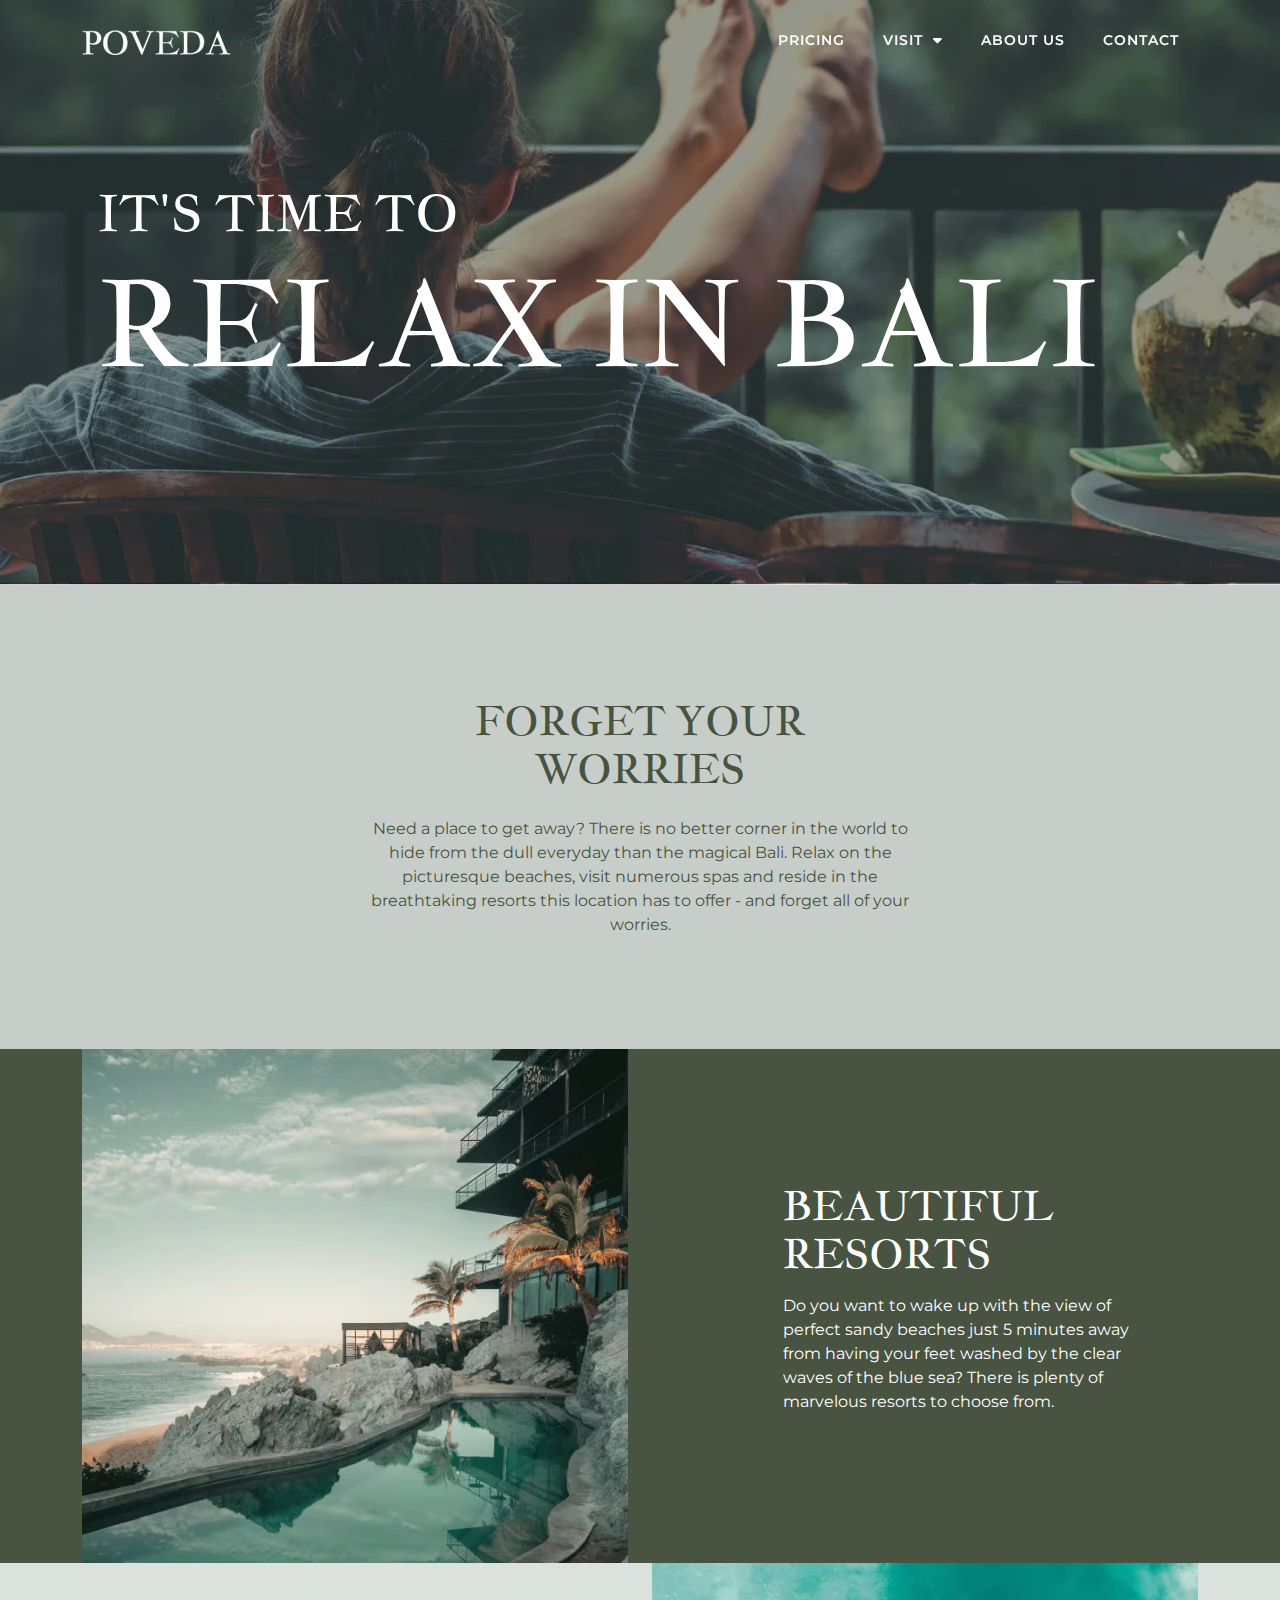
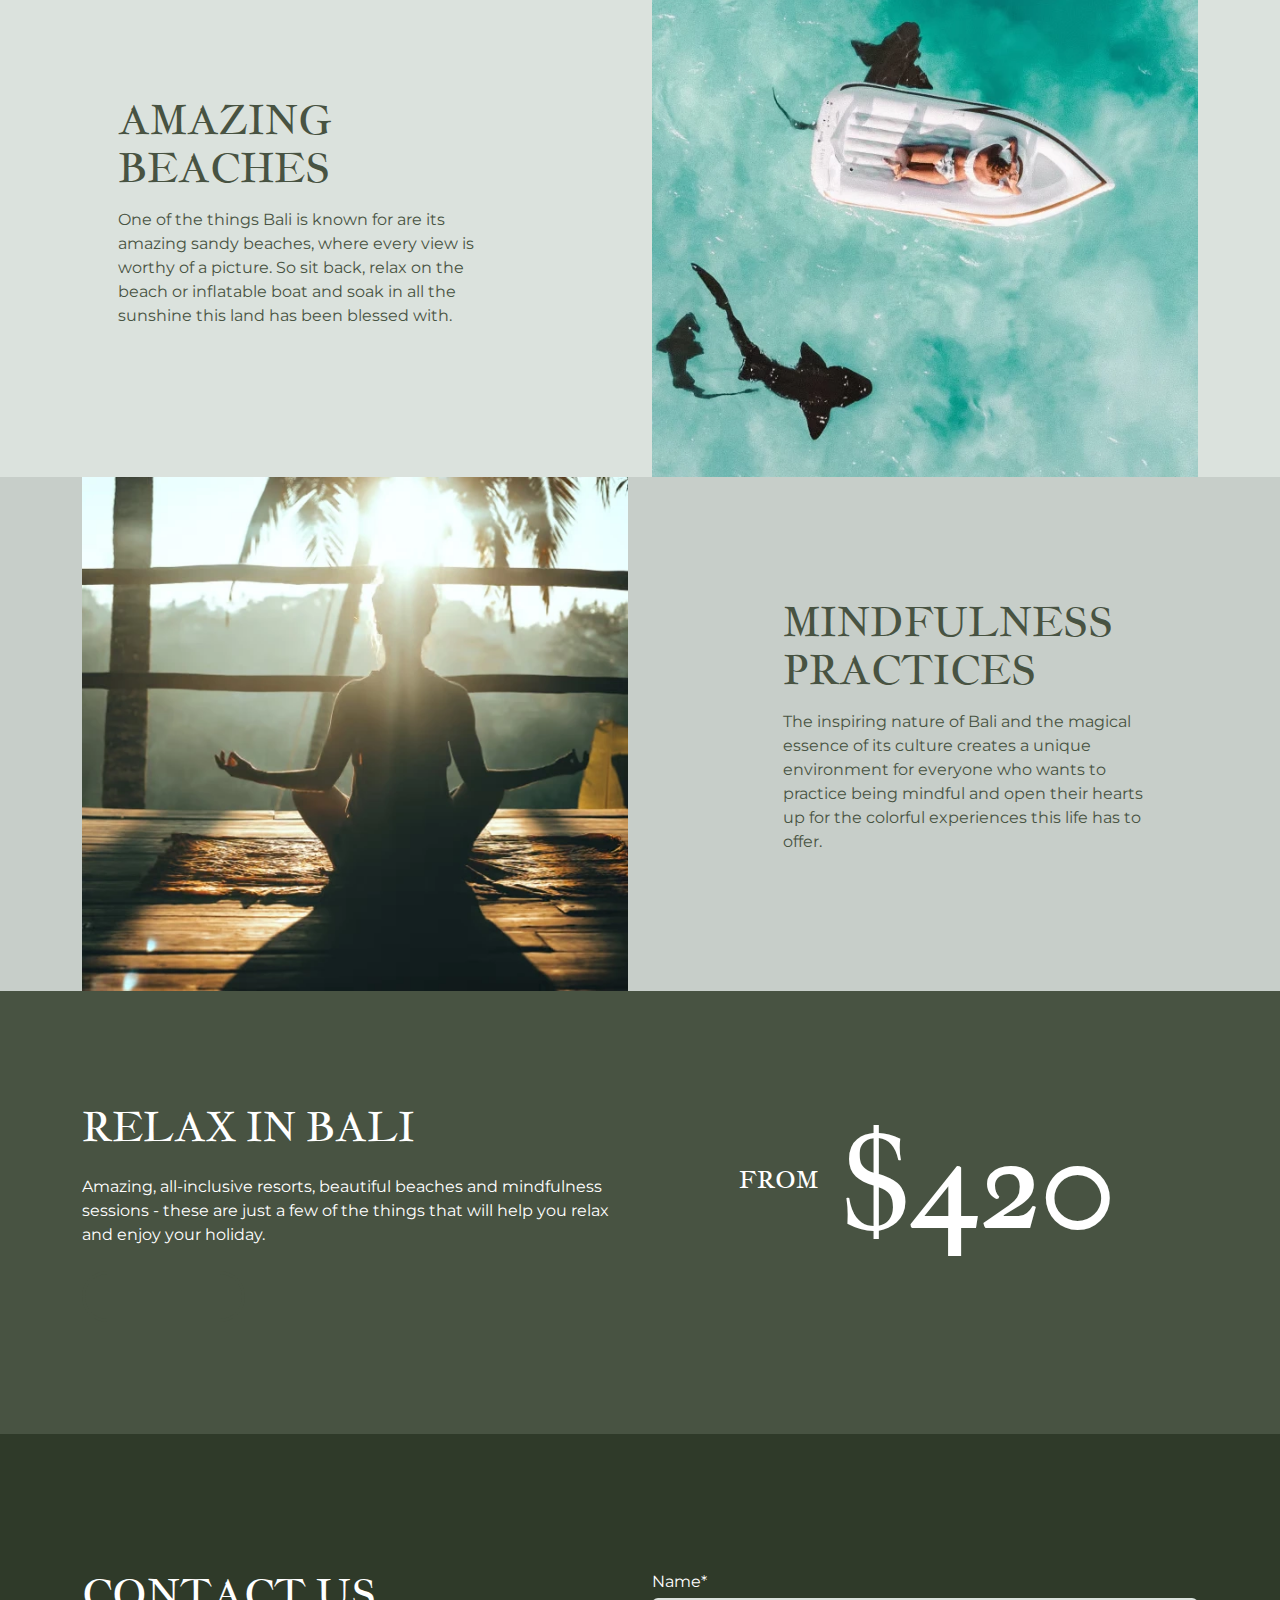
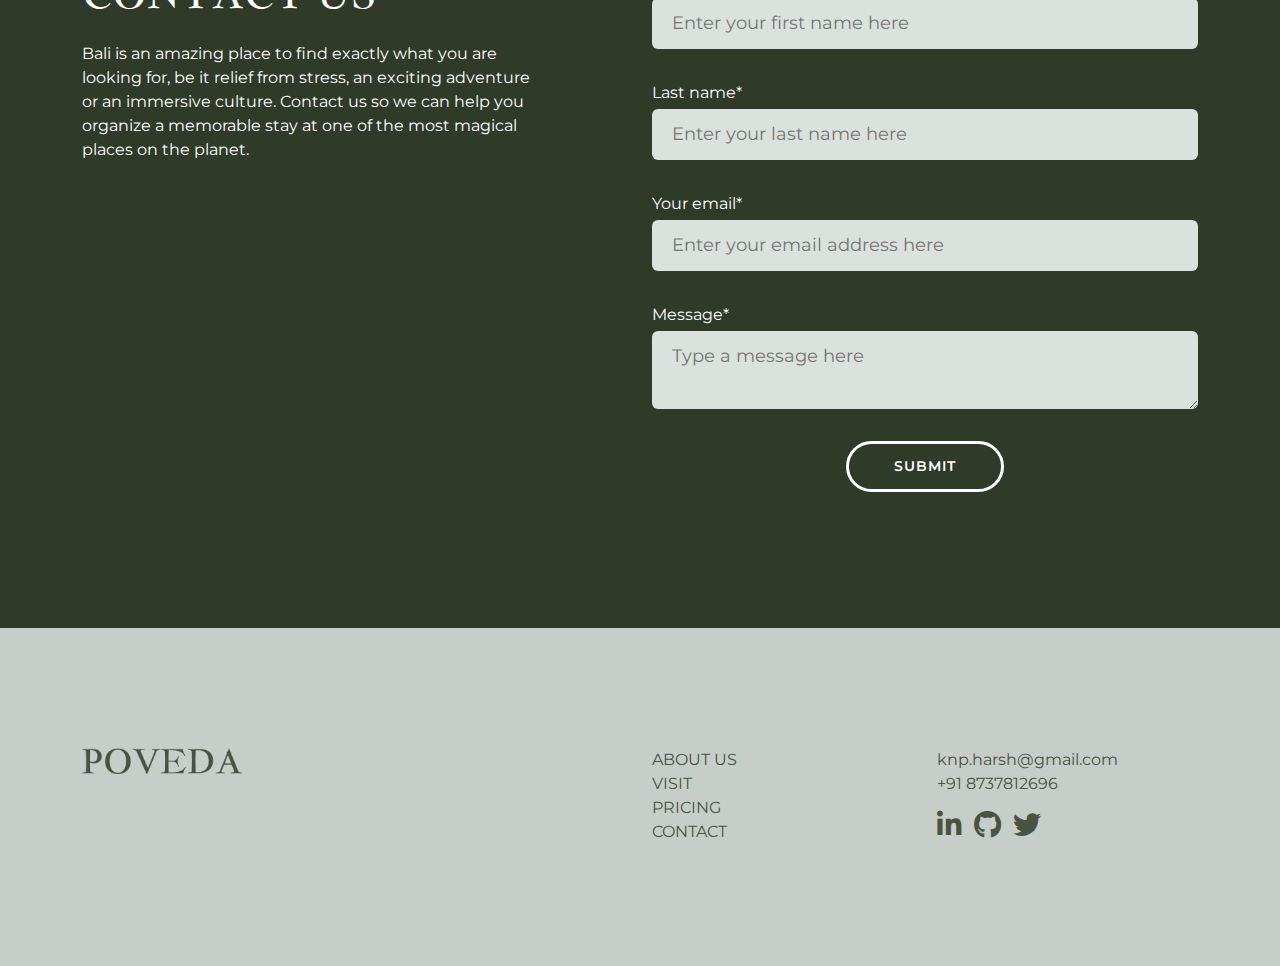
<file: relax.html>
<!doctype html>
<html lang="en">

<head>
    <meta charset="utf-8">
    <meta name="viewport" content="width=device-width, initial-scale=1">
    <link href="https://cdn.jsdelivr.net/npm/bootstrap@5.0.2/dist/css/bootstrap.min.css" rel="stylesheet">
    <link rel="preconnect" href="https://fonts.googleapis.com">
    <link rel="preconnect" href="https://fonts.gstatic.com" crossorigin>
    <link
        href="https://fonts.googleapis.com/css2?family=Jacques+Francois&family=Montserrat:wght@100;200;300;400;500;600;700;800;900&display=swap"
        rel="stylesheet">
    <link rel="stylesheet" href="https://cdnjs.cloudflare.com/ajax/libs/font-awesome/6.4.0/css/all.min.css" />
    <link rel="stylesheet" href="style.css">
    <link rel="stylesheet" href="responsive.css">
    <title>Poveda | Relax in Bali</title>
</head>

<body>
    <!-- Navigation section starts here --------------- -->
    <nav class="navbar navbar-expand-lg py-3 fixed-top" id="navBar" style="transition: 0.7s;">
        <div class="container">
            <a class="navbar-brand" href="index.html"><img src="images/logo.webp" alt="logo"></a>
            <button class="navbar-toggler" type="button" data-bs-toggle="collapse" data-bs-target="#navbarNav"
                aria-controls="navbarNav" aria-expanded="false" aria-label="Toggle navigation">
                <i class="fa-solid fa-bars color-white"></i>
            </button>
            <div class="collapse navbar-collapse justify-content-end" id="navbarNav">
                <ul class="navbar-nav">
                    <li class="nav-item">
                        <a class="navLinks" aria-current="page" href="pricing.html">PRICING</a>
                    </li>
                    <li class="nav-item position-relative dropdownItem">
                        <a class="navLinks" href="visit.html">VISIT &nbsp;<i class="fa-solid fa-caret-down"></i></a>
                        <div class="dropdownBox">
                            <ul class="list-unstyled m-0 p-3">
                                <li><a href="adventure.html" class="navLinks-dropdown mb-3 p-0">ADVENTURE</a></li>
                                <li><a href="culture.html" class="navLinks-dropdown mb-3 p-0">CULTURE</a></li>
                                <li><a href="relax.html" class="navLinks-dropdown p-0">RELAX</a></li>
                            </ul>
                        </div>
                    </li>
                    <li class="nav-item">
                        <a class="navLinks" href="about.html">ABOUT US</a>
                    </li>
                    <li class="nav-item">
                        <a class="navLinks" href="contact.html">CONTACT</a>
                    </li>
                </ul>
            </div>
        </div>
    </nav>
    <!-- Navigation section ends here --------------- -->

    <!-- Culture section main banner image starts here ---------->
    <div class="relaxBali">
        <div class="container">
            <div class="visitBali p-3">
                <h2 class="color-white heading-font">
                    IT'S TIME TO</h2>
                <h1 class="color-white heading-font">RELAX IN BALI</h1>
            </div>
        </div>
    </div>
    <!-- Culture section main banner image ends here ---------->

    <!-- FORGET YOUR WORRIES section starts here ---------- -->
    <div class="container-fluid mybg-background py-5">
        <div class="container py-5">
            <div class="row justify-content-center align-items-center py-3">
                <div class="col-lg-6 text-center">
                    <h3 class="fs-1 color-primary heading-font">FORGET YOUR WORRIES</h3>
                    <p class="mb-0 mt-4 color-primary">Need a place to get away? There is no better corner in the world
                        to hide from the dull everyday than the magical Bali. Relax on the picturesque beaches, visit
                        numerous spas and reside in the breathtaking resorts this location has to offer - and forget all
                        of your worries.</p>
                </div>
            </div>
        </div>
    </div>
    <!-- FORGET YOUR WORRIES section ends here ---------- -->

    <!-- left aligned image section starts here ------------- -->
    <div class="container-fluid mybg-primary">
        <div class="container">
            <div class="row justify-content-between align-items-center">
                <div class="col-md-6">
                    <img src="images/img12.webp" alt="..." width="100%">
                </div>
                <div class="col-md-5 p-5">
                    <h3 class="fs-1 color-white heading-font">BEAUTIFUL <br>RESORTS</h3>
                    <p class="mt-3 color-white">Do you want to wake up with the view of perfect sandy beaches just 5
                        minutes away from having your feet washed by the clear waves of the blue sea? There is plenty of
                        marvelous resorts to choose from. </p>
                </div>
            </div>
        </div>
    </div>
    <!-- left aligned image section ends here ------------- -->

    <!-- right aligned image section starts here ------------- -->
    <div class="container-fluid mybg-light-background">
        <div class="container">
            <div class="row justify-content-between align-items-center">
                <div class="col-md-5 p-5">
                    <h3 class="fs-1 color-primary heading-font">
                        AMAZING <br>BEACHES</h3>
                    <p class="mt-3 color-primary">One of the things Bali is known for are its amazing sandy beaches,
                        where every view is worthy of a picture. So sit back, relax on the beach or inflatable boat and
                        soak in all the sunshine this land has been blessed with.
                    </p>
                </div>
                <div class="col-md-6">
                    <img src="images/img13.webp" alt="..." width="100%">
                </div>
            </div>
        </div>
    </div>
    <!-- right aligned image section ends here ------------- -->

    <!-- left aligned image section starts here ------------- -->
    <div class="container-fluid mybg-background">
        <div class="container">
            <div class="row justify-content-between align-items-center">
                <div class="col-md-6">
                    <img src="images/img1.webp" alt="..." width="100%">
                </div>
                <div class="col-md-5 p-5">
                    <h3 class="fs-1 color-primary heading-font">MINDFULNESS <br>
                        PRACTICES</h3>
                    <p class="mt-3 color-primary">The inspiring nature of Bali and the magical essence of its culture
                        creates a unique environment for everyone who wants to practice being mindful and open their
                        hearts up for the colorful experiences this life has to offer. </p>
                </div>
            </div>
        </div>
    </div>
    <!-- left aligned image section ends here ------------- -->

    <!-- Pricing 2 Starts here ------------ -->
    <div class="container-fluid mybg-primary py-5">
        <div class="container py-5">
            <div class="row justify-content-center py-3">
                <div class="col-lg-6">
                    <h3 class="fs-1 color-white heading-font">
                        RELAX IN BALI</h3>
                    <p class="mb-0 mt-4 color-white">Amazing, all-inclusive resorts, beautiful beaches and mindfulness
                        sessions - these are just a few of the things that will help you relax and enjoy your holiday.
                    </p>
                    <a href="pricing.html" class="secondaryBtn mt-4">PRICING</a>
                </div>
                <div class="col-lg-6 text-center">
                    <h4 class="color-white heading-font d-flex justify-content-center align-items-center">FROM
                        &nbsp;&nbsp;&nbsp;<span class="price heading-font">$420</span></h4>
                </div>
            </div>
        </div>
    </div>

    <!-- Contact us section starts here --------------- -->
    <div class="container-fluid mybg-secondary py-5">
        <div class="container py-5">
            <div class="row justify-content-between py-3">
                <div class="col-lg-5 my-4">
                    <h3 class="fs-1 color-white heading-font">
                        CONTACT US</h3>
                    <p class="mb-0 mt-4 color-white">Bali is an amazing place to find exactly what you are looking for,
                        be it relief from stress, an exciting adventure or an immersive culture. Contact us so we can
                        help you organize a memorable stay at one of the most magical places on the planet.
                    </p>
                </div>
                <div class="col-lg-6 my-4">
                    <form onsubmit="return formValidate()">
                        <label for="firstName" class="fs-6 color-white">Name*</label>
                        <input type="text" class="mailInp mt-1" id="firstName" placeholder="Enter your first name here">
                        <div id="fErr" class="err mt-2"></div>

                        <label for="lastName" class="fs-6 color-white mt-4">Last name*</label>
                        <input type="text" class="mailInp mt-1" id="lastName" placeholder="Enter your last name here">
                        <div id="lErr" class="err mt-2"></div>

                        <label for="mailInp" class="fs-6 color-white mt-4">Your email*</label>
                        <input type="text" class="mailInp mt-1" id="mailInp"
                            placeholder="Enter your email address here">
                        <div id="mailErr" class="err mt-2"></div>

                        <label for="message" class="fs-6 color-white mt-4">Message*</label>
                        <textarea class="mailInp mt-1" id="message" name="message"
                            placeholder="Type a message here"></textarea>
                        <div id="mErr" class="err mt-2"></div>

                        <div class="text-center">
                            <button class="heroBtn mt-4" type="submit">SUBMIT</button>
                        </div>
                    </form>
                </div>
            </div>
        </div>
    </div>
    <!-- Contact us section ends here --------------- -->

    <!-- Footer Starts Here ------------------- -->
    <div class="container-fluid mybg-background py-5">
        <div class="container py-5">
            <div class="row justify-content-center">
                <div class="col-lg-6 my-4">
                    <img src="images/footer-logo.webp" alt="..." width="160px">
                </div>
                <div class="col-lg-3 my-4">
                    <ul class="m-0 p-0 list-unstyled">
                        <li><a href="about.html" class="color-primary">ABOUT US</a></li>
                        <li><a href="visit.html" class="color-primary">VISIT</a></li>
                        <li><a href="pricing.html" class="color-primary">PRICING</a></li>
                        <li><a href="contact.html" class="color-primary">CONTACT</a></li>
                    </ul>
                </div>
                <div class="col-lg-3 my-4">
                    <ul class="m-0 p-0 list-unstyled">
                        <li><a href="mailto:knp.harsh@gmail.com" class="color-primary">knp.harsh@gmail.com</a></li>
                        <li><a href="tel:+91 8737812696" class="color-primary">+91 8737812696</a></li>
                        <li class="mt-2">
                            <a href="#" class="color-primary fs-3 d-inline-block me-2"><i
                                    class="fa-brands fa-linkedin-in"></i></a>
                            <a href="#" class="color-primary fs-3 d-inline-block me-2"><i
                                    class="fa-brands fa-github"></i></a>
                            <a href="#" class="color-primary fs-3 d-inline-block me-2"><i
                                    class="fa-brands fa-twitter"></i></a>
                        </li>
                    </ul>
                </div>
            </div>
        </div>
    </div>
    <!-- Footer Ends Here ------------------- -->

    <script src="https://code.jquery.com/jquery-3.7.0.js"></script>
    <script src="https://cdn.jsdelivr.net/npm/bootstrap@5.0.2/dist/js/bootstrap.bundle.min.js"></script>
    <script src="main.js"></script>
</body>

</html>
</file>
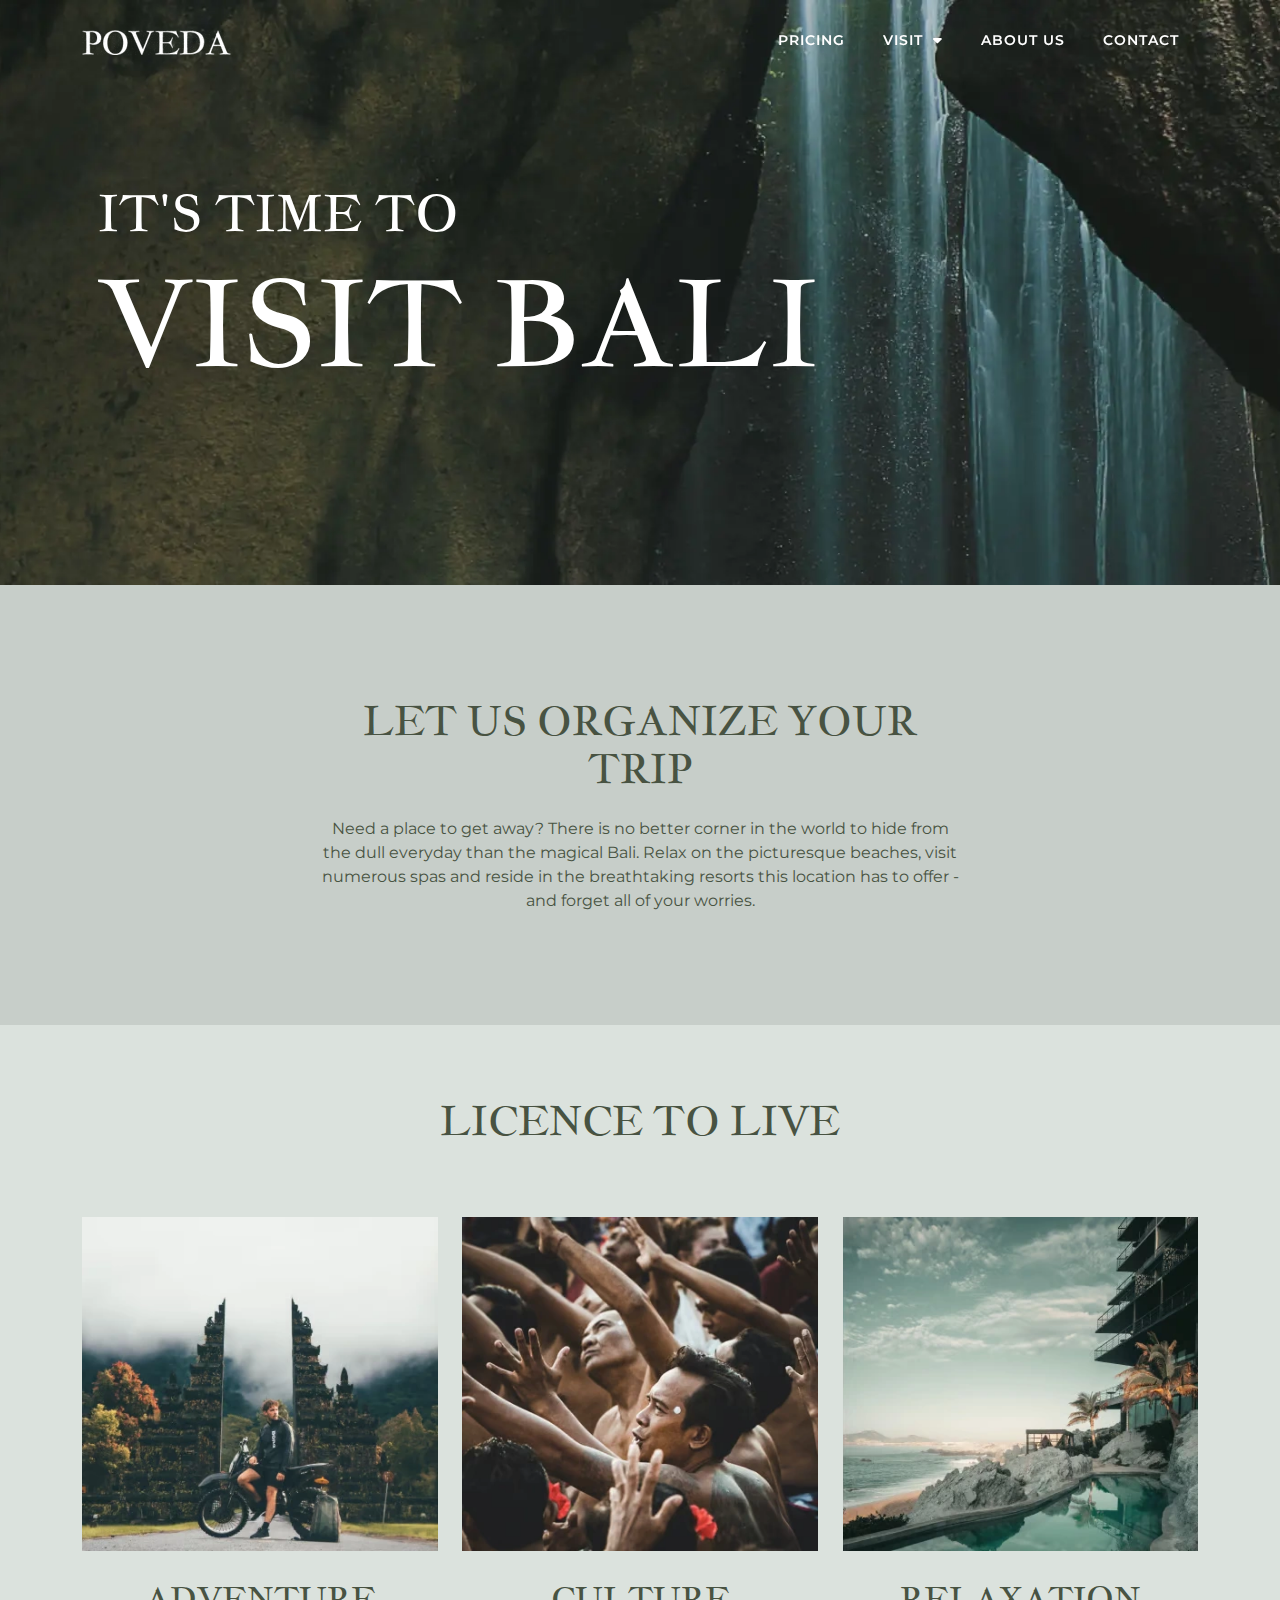
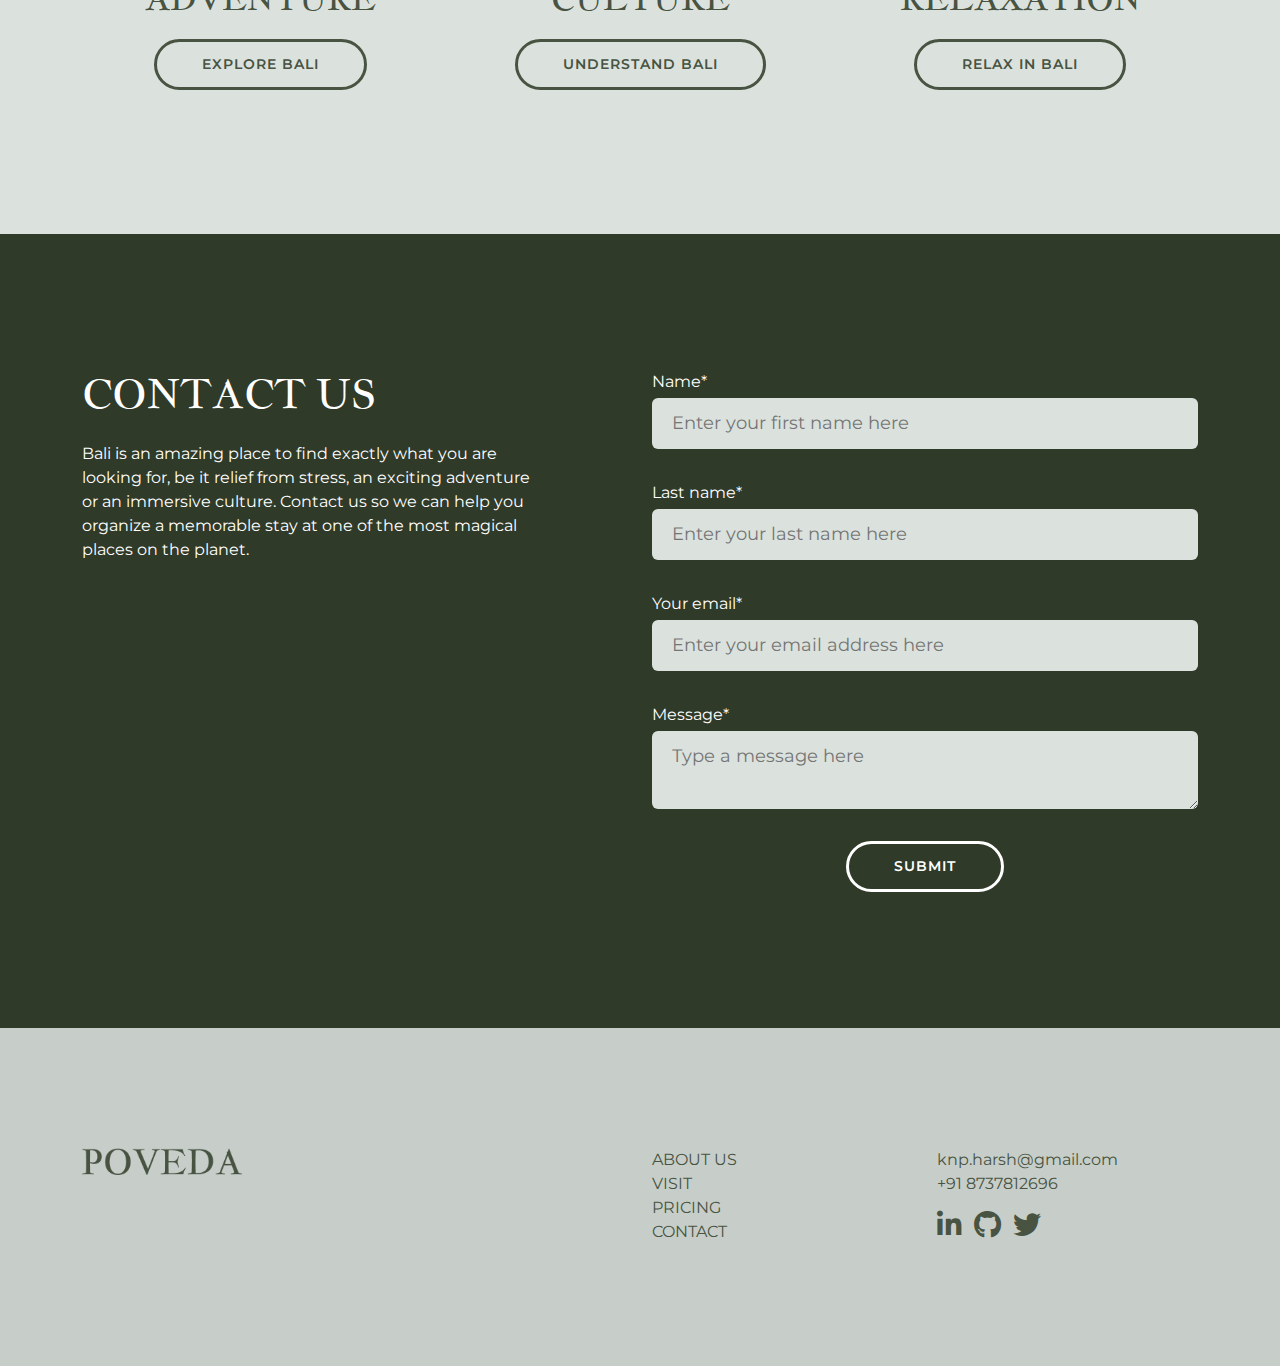
<file: visit.html>
<!doctype html>
<html lang="en">

<head>
    <meta charset="utf-8">
    <meta name="viewport" content="width=device-width, initial-scale=1">
    <link href="https://cdn.jsdelivr.net/npm/bootstrap@5.0.2/dist/css/bootstrap.min.css" rel="stylesheet">
    <link rel="preconnect" href="https://fonts.googleapis.com">
    <link rel="preconnect" href="https://fonts.gstatic.com" crossorigin>
    <link
        href="https://fonts.googleapis.com/css2?family=Jacques+Francois&family=Montserrat:wght@100;200;300;400;500;600;700;800;900&display=swap"
        rel="stylesheet">
    <link rel="stylesheet" href="https://cdnjs.cloudflare.com/ajax/libs/font-awesome/6.4.0/css/all.min.css" />
    <link rel="stylesheet" href="style.css">
    <link rel="stylesheet" href="responsive.css">
    <title>Poveda | Visit Us</title>
</head>

<body>
    <!-- Navigation section starts here --------------- -->
    <nav class="navbar navbar-expand-lg py-3 fixed-top" id="navBar" style="transition: 0.7s;">
        <div class="container">
            <a class="navbar-brand" href="index.html"><img src="images/logo.webp" alt="logo"></a>
            <button class="navbar-toggler" type="button" data-bs-toggle="collapse" data-bs-target="#navbarNav"
                aria-controls="navbarNav" aria-expanded="false" aria-label="Toggle navigation">
                <i class="fa-solid fa-bars color-white"></i>
            </button>
            <div class="collapse navbar-collapse justify-content-end" id="navbarNav">
                <ul class="navbar-nav">
                    <li class="nav-item">
                        <a class="navLinks" aria-current="page" href="pricing.html">PRICING</a>
                    </li>
                    <li class="nav-item position-relative dropdownItem">
                        <a class="navLinks" href="visit.html">VISIT &nbsp;<i class="fa-solid fa-caret-down"></i></a>
                        <div class="dropdownBox">
                            <ul class="list-unstyled m-0 p-3">
                                <li><a href="adventure.html" class="navLinks-dropdown mb-3 p-0">ADVENTURE</a></li>
                                <li><a href="culture.html" class="navLinks-dropdown mb-3 p-0">CULTURE</a></li>
                                <li><a href="relax.html" class="navLinks-dropdown p-0">RELAX</a></li>
                            </ul>
                        </div>
                    </li>
                    <li class="nav-item">
                        <a class="navLinks" href="about.html">ABOUT US</a>
                    </li>
                    <li class="nav-item">
                        <a class="navLinks" href="contact.html">CONTACT</a>
                    </li>
                </ul>
            </div>
        </div>
    </nav>
    <!-- Navigation section ends here --------------- -->

    <!-- Visit section main banner image starts here ---------->
    <div class="visitBalibg">
        <div class="container">
            <div class="visitBali p-3">
                <h2 class="color-white heading-font">IT'S TIME TO</h2>
                <h1 class="color-white heading-font">VISIT BALI</h1>
            </div>
        </div>
    </div>
    <!-- Visit section main banner image ends here ---------->

    <!-- LET US ORGANIZE YOUR TRIP section starts here ---------- -->
    <div class="container-fluid mybg-background py-5">
        <div class="container py-5">
            <div class="row justify-content-center align-items-center py-3">
                <div class="col-lg-7 text-center">
                    <h3 class="fs-1 color-primary heading-font">LET US ORGANIZE YOUR TRIP</h3>
                    <p class="mb-0 mt-4 color-primary">Need a place to get away? There is no better corner in the world
                        to hide from the dull everyday than the magical Bali. Relax on the picturesque beaches, visit
                        numerous spas and reside in the breathtaking resorts this location has to offer - and forget all
                        of your worries.</p>
                </div>
            </div>
        </div>
    </div>
    <!-- LET US ORGANIZE YOUR TRIP section ends here ---------- -->

    <!-- Licence to live section starts here ------------ -->
    <div class="container-fluid py-5 mybg-light-background">
        <div class="container py-4">
            <h3 class="text-center fs-1 color-primary heading-font">LICENCE TO LIVE</h3>
            <div class="row my-5">
                <div class="col-lg-4 col-md-6 my-4 text-center">
                    <img src="images/img2.webp" alt="bikeman" width="100%">
                    <p class="fs-2 text-center color-primary mb-3 mt-4 heading-font">ADVENTURE</p>
                    <a href="adventure.html" class="secondaryBtn">EXPLORE BALI</a>
                </div>
                <div class="col-lg-4 col-md-6 my-4 text-center">
                    <img src="images/img3.webp" alt="bikeman" width="100%">
                    <p class="fs-2 text-center color-primary mb-3 mt-4 heading-font">CULTURE</p>
                    <a href="culture.html" class="secondaryBtn">UNDERSTAND BALI</a>
                </div>
                <div class="col-lg-4 col-md-6 my-4 text-center">
                    <img src="images/img4.webp" alt="bikeman" width="100%">
                    <p class="fs-2 text-center color-primary mb-3 mt-4 heading-font">RELAXATION</p>
                    <a href="relax.html" class="secondaryBtn">RELAX IN BALI</a>
                </div>
            </div>
        </div>
    </div>
    <!-- Licence to live section starts here ------------ -->

    <!-- Contact us section starts here --------------- -->
    <div class="container-fluid mybg-secondary py-5">
        <div class="container py-5">
            <div class="row justify-content-between py-3">
                <div class="col-lg-5 my-4">
                    <h3 class="fs-1 color-white heading-font">
                        CONTACT US</h3>
                    <p class="mb-0 mt-4 color-white">Bali is an amazing place to find exactly what you are looking for,
                        be it relief from stress, an exciting adventure or an immersive culture. Contact us so we can
                        help you organize a memorable stay at one of the most magical places on the planet.
                    </p>
                </div>
                <div class="col-lg-6 my-4">
                    <form onsubmit="return formValidate()">
                        <label for="firstName" class="fs-6 color-white">Name*</label>
                        <input type="text" class="mailInp mt-1" id="firstName" placeholder="Enter your first name here">
                        <div id="fErr" class="err mt-2"></div>

                        <label for="lastName" class="fs-6 color-white mt-4">Last name*</label>
                        <input type="text" class="mailInp mt-1" id="lastName" placeholder="Enter your last name here">
                        <div id="lErr" class="err mt-2"></div>

                        <label for="mailInp" class="fs-6 color-white mt-4">Your email*</label>
                        <input type="text" class="mailInp mt-1" id="mailInp"
                            placeholder="Enter your email address here">
                        <div id="mailErr" class="err mt-2"></div>

                        <label for="message" class="fs-6 color-white mt-4">Message*</label>
                        <textarea class="mailInp mt-1" id="message" name="message"
                            placeholder="Type a message here"></textarea>
                        <div id="mErr" class="err mt-2"></div>

                        <div class="text-center">
                            <button class="heroBtn mt-4" type="submit">SUBMIT</button>
                        </div>
                    </form>
                </div>
            </div>
        </div>
    </div>
    <!-- Contact us section ends here --------------- -->

    <!-- Footer Starts Here ------------------- -->
    <div class="container-fluid mybg-background py-5">
        <div class="container py-5">
            <div class="row justify-content-center">
                <div class="col-lg-6 my-4">
                    <img src="images/footer-logo.webp" alt="..." width="160px">
                </div>
                <div class="col-lg-3 my-4">
                    <ul class="m-0 p-0 list-unstyled">
                        <li><a href="about.html" class="color-primary">ABOUT US</a></li>
                        <li><a href="visit.html" class="color-primary">VISIT</a></li>
                        <li><a href="pricing.html" class="color-primary">PRICING</a></li>
                        <li><a href="contact.html" class="color-primary">CONTACT</a></li>
                    </ul>
                </div>
                <div class="col-lg-3 my-4">
                    <ul class="m-0 p-0 list-unstyled">
                        <li><a href="mailto:knp.harsh@gmail.com" class="color-primary">knp.harsh@gmail.com</a></li>
                        <li><a href="tel:+91 8737812696" class="color-primary">+91 8737812696</a></li>
                        <li class="mt-2">
                            <a href="#" class="color-primary fs-3 d-inline-block me-2"><i
                                    class="fa-brands fa-linkedin-in"></i></a>
                            <a href="#" class="color-primary fs-3 d-inline-block me-2"><i
                                    class="fa-brands fa-github"></i></a>
                            <a href="#" class="color-primary fs-3 d-inline-block me-2"><i
                                    class="fa-brands fa-twitter"></i></a>
                        </li>
                    </ul>
                </div>
            </div>
        </div>
    </div>
    <!-- Footer Ends Here ------------------- -->

    <script src="https://code.jquery.com/jquery-3.7.0.js"></script>
    <script src="https://cdn.jsdelivr.net/npm/bootstrap@5.0.2/dist/js/bootstrap.bundle.min.js"></script>
    <script src="main.js"></script>
</body>

</html>
</file>
<file: style.css>
*{
    margin: 0;
    padding: 0;
    box-sizing: border-box;
    font-family: 'Montserrat', sans-serif;
}
:root{
    --headingFont:'Jacques Francois', serif;
    --paraFont:'Montserrat', sans-serif;
    --primary:#485342;
    --secondary:#2F3A29;
    --background:#C7CEC9;
    --light-background:#DBE2DD;
    --white:#fff;
}

/* Classes for colors ------------------- */
.color-primary{
    color: var(--primary);
}
.color-primary:hover{
    color: var(--primary);
}
.color-secondary{
    color: var(--secondary);
}
.color-bg{
    color: var(--background);
}
.color-bg-light{
    color: var(--light-background);
}
.color-white{
    color: var(--white);
}


/* Classes for backgrounds ------------------- */
.mybg-primary{
    background-color: var(--primary);
}
.mybg-primary1{
    background-color: var(--primary);
}
.mybg-secondary{
    background-color: var(--secondary);
}
.mybg-background{
    background-color: var(--background);
}
.mybg-light-background{
    background-color: var(--light-background);
}
.mybg-white{
    background-color: var(--white);
}


/* Classes for font-family ------------------- */
.heading-font{
    font-family: var(--headingFont);
}


/* CSS for Buttons --------------------- */
.heroBtn{
    background-color: transparent;
    border: 3px solid var(--white);
    padding: 12px 45px;
    font-size: 14px;
    color: var(--white);
    font-weight: 600;
    letter-spacing: 1px;
    border-radius: 100px;
    display: inline-block;
    transition: 0.4s;
}
.heroBtn:hover{
    background-color: var(--white);
    color: black;
}

.secondaryBtn{
    background-color: transparent;
    border: 3px solid var(--primary);
    padding: 12px 45px;
    font-size: 14px;
    color: var(--primary);
    font-weight: 600;
    letter-spacing: 1px;
    border-radius: 100px;
    display: inline-block;
    transition: 0.4s;
}
.secondaryBtn:hover{
    background-color:rgba(0,0,0,0.2);
    color: var(--primary);
}

/* CSS for comman tags ----------------- */
a{
    text-decoration: none;
}
a:hover{
    text-decoration: none;
}

/* CSS for navbar -------------------- */
.navLinks{
    color: var(--white);
    font-size: 14px;
    font-weight: 600;
    letter-spacing: 1px;
    text-decoration: none;
    margin: 0px 19px;
    padding: 14px 0px;
    display: inline-block;
}
.navLinks:hover{
    color: var(--white);
}
.navLinks-dropdown{
    color: var(--white);
    font-size: 14px;
    font-weight: 600;
    letter-spacing: 1px;
    text-decoration: none;
    margin: 0px 19px;
    padding: 14px 0px;
    display: inline-block;
}
.navLinks-dropdown:hover{
    color: var(--white);
}
.navbar-toggler:focus{
    box-shadow: none;
}
.dropdownBox{
    position: absolute;
    top: 40px;
    left:50%;
    transform: translateX(-50%);
    background-color: var(--primary);
    border-radius: 6px;
    height: 0;
    overflow: hidden;
    transition: 0.4s;
    display: flex;
    justify-content: center;
    align-items: center;
}
.dropdownItem:hover .dropdownBox{
    height: 150px;
}
/* CSS for main banner ----------------- */
.mainBox{
    background-image: url(images/bg8.webp);
    background-position: center;
    background-repeat: no-repeat;
    background-size: cover;
    width: 100%;
    height: 100vh;
    position: relative;
}
.visitBali{
    position: absolute;
    top: 50%;
    transform: translateY(-50%);
}
.visitBali h2{
    font-size: 50px;
    font-weight: 500;
}
.visitBali h1{
    font-size: 120px;
    font-weight: 500;
}
.visitBali p{
    font-size: 20px;
    font-weight: 500;
}
/* CSS for Subscribe form -------------- */
.mailInp{
    display: block;
    padding: 12px 20px;
    background-color: var(--light-background);
    border: none;
    outline: none;
    font-size: 18px;
    width: 100%;
    border-radius: 6px;
}
/* CSS for pricing main banner --------------- */
.chooseBali{
    background-image: url(images/bg5.webp);
    background-position: center;
    background-repeat: no-repeat;
    background-size: cover;
    width: 100%;
    height: 65vh;
    position: relative;
}
.price{
    font-size: 130px;
    font-weight: 300;
}
.aboutBali{
    background-image: url(images/bg3.webp);
    background-position: center;
    background-repeat: no-repeat;
    background-size: cover;
    width: 100%;
    height: 65vh;
    position: relative;
}
.contactBali{
    background-image: url(images/bg4.webp);
    background-position: center;
    background-repeat: no-repeat;
    background-size: cover;
    width: 100%;
    height: 65vh;
    position: relative;
}
.visitBalibg{
    background-image: url(images/bg6.webp);
    background-position: center;
    background-repeat: no-repeat;
    background-size: cover;
    width: 100%;
    height: 65vh;
    position: relative;
}
.adventureBali{
    background-image: url(images/bg1.webp);
    background-position: center;
    background-repeat: no-repeat;
    background-size: cover;
    width: 100%;
    height: 65vh;
    position: relative;
}
.cultureBali{
    background-image: url(images/bg2.webp);
    background-position: center;
    background-repeat: no-repeat;
    background-size: cover;
    width: 100%;
    height: 65vh;
    position: relative;
}
.relaxBali{
    background-image: url(images/bg7.webp);
    background-position: center;
    background-repeat: no-repeat;
    background-size: cover;
    width: 100%;
    height: 65vh;
    position: relative;
}
.err{
    color: var(--white);
    font-size: 12px;
    border-left: 4px solid var(--white);
    padding: 0px 6px;
}
</file>
<file: responsive.css>
@media(max-width:992px){
    .navLinks{
        margin-top: 20px;
        display: block;
    }
    .dropdownBox{
        position: static;
        background-color: var(--primary);
        transform: translateX(0);
        border-radius: 0;
        height: 100%;
        overflow: auto;
        display: block;
    }
    .dropdownItem:hover .dropdownBox{
        height: 100%;
    }
    .navLinks-dropdown{
        margin-left: 20px;
        display: block;
    }
    .price{
        font-size: 60px;
        font-weight: 300;
    }
}

@media(max-width:778px){
    .visitBali h2{
        font-size: 24px;
    }
    .visitBali h1{
        font-size: 40px;
    } 
    .visitBali p{
        font-size: 14px;
    }
    .price{
        font-size: 40px;
        font-weight: 300;
    }
}
</file>
